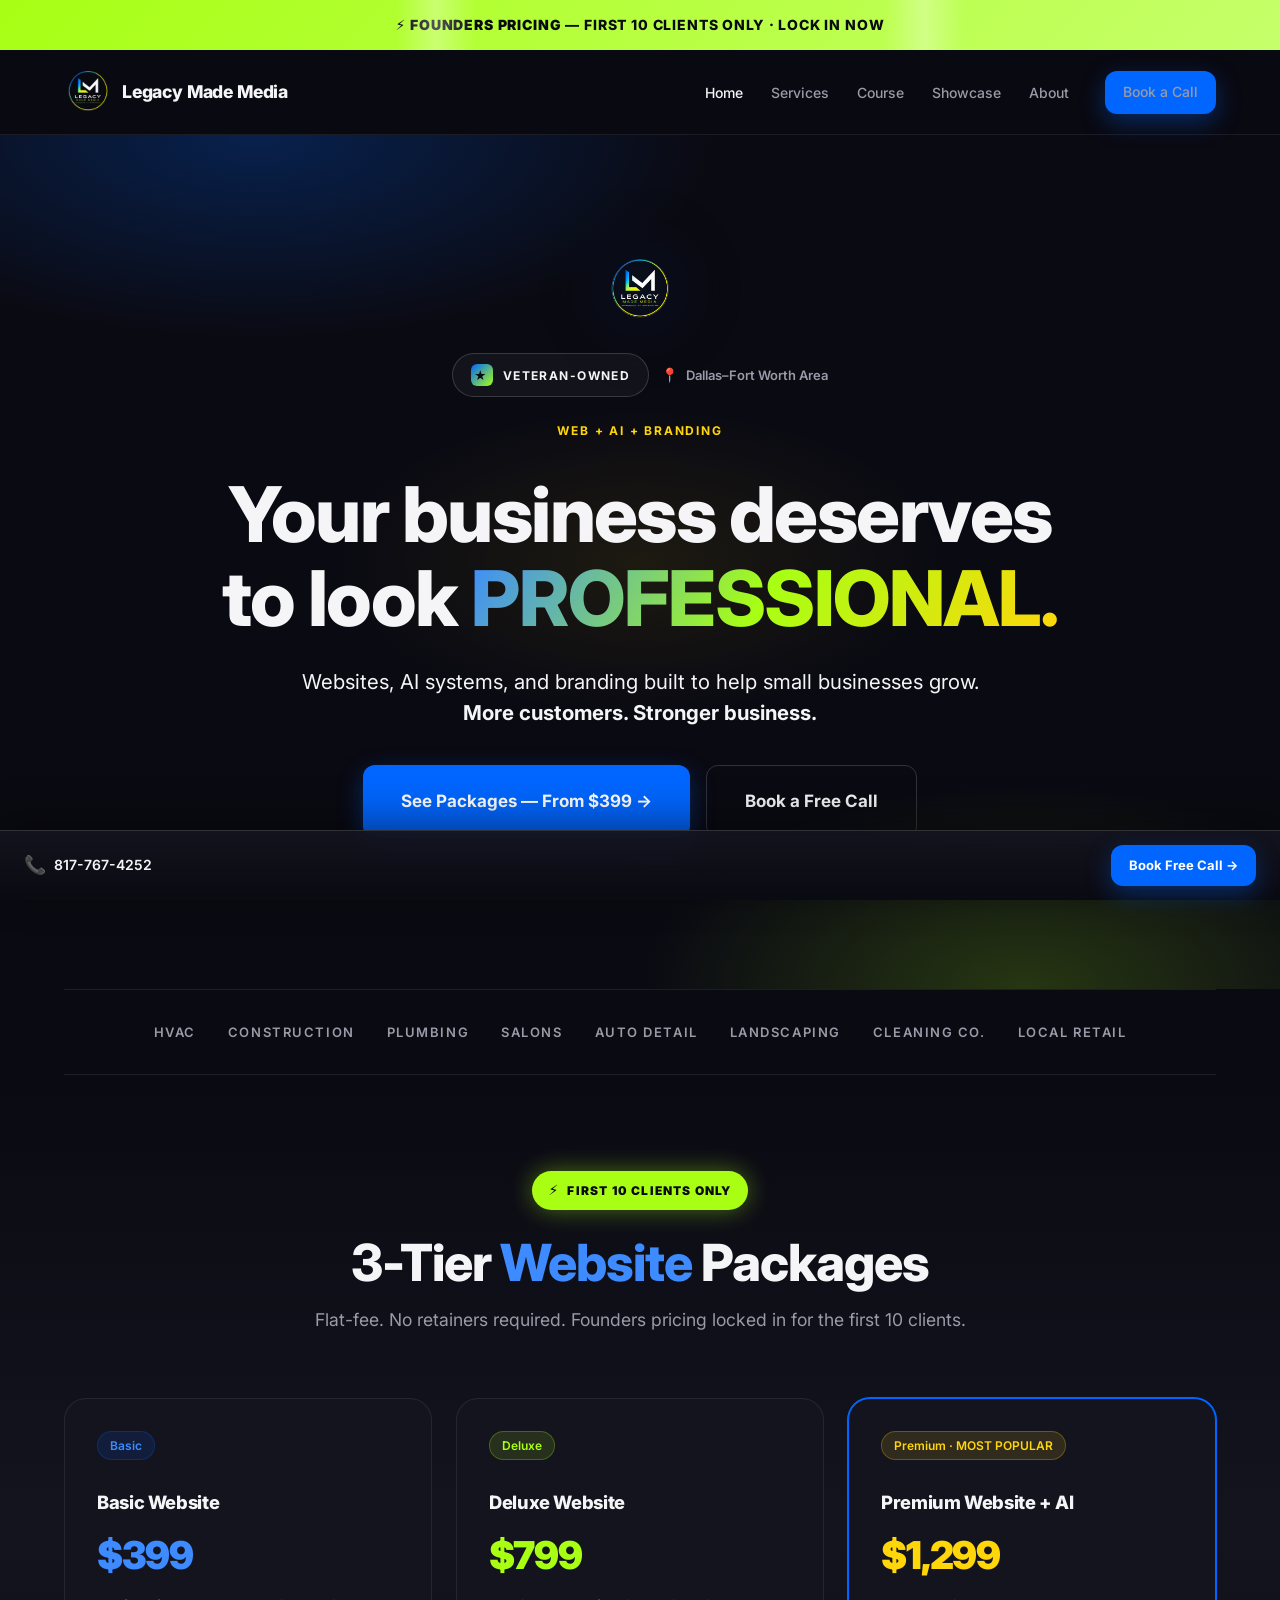
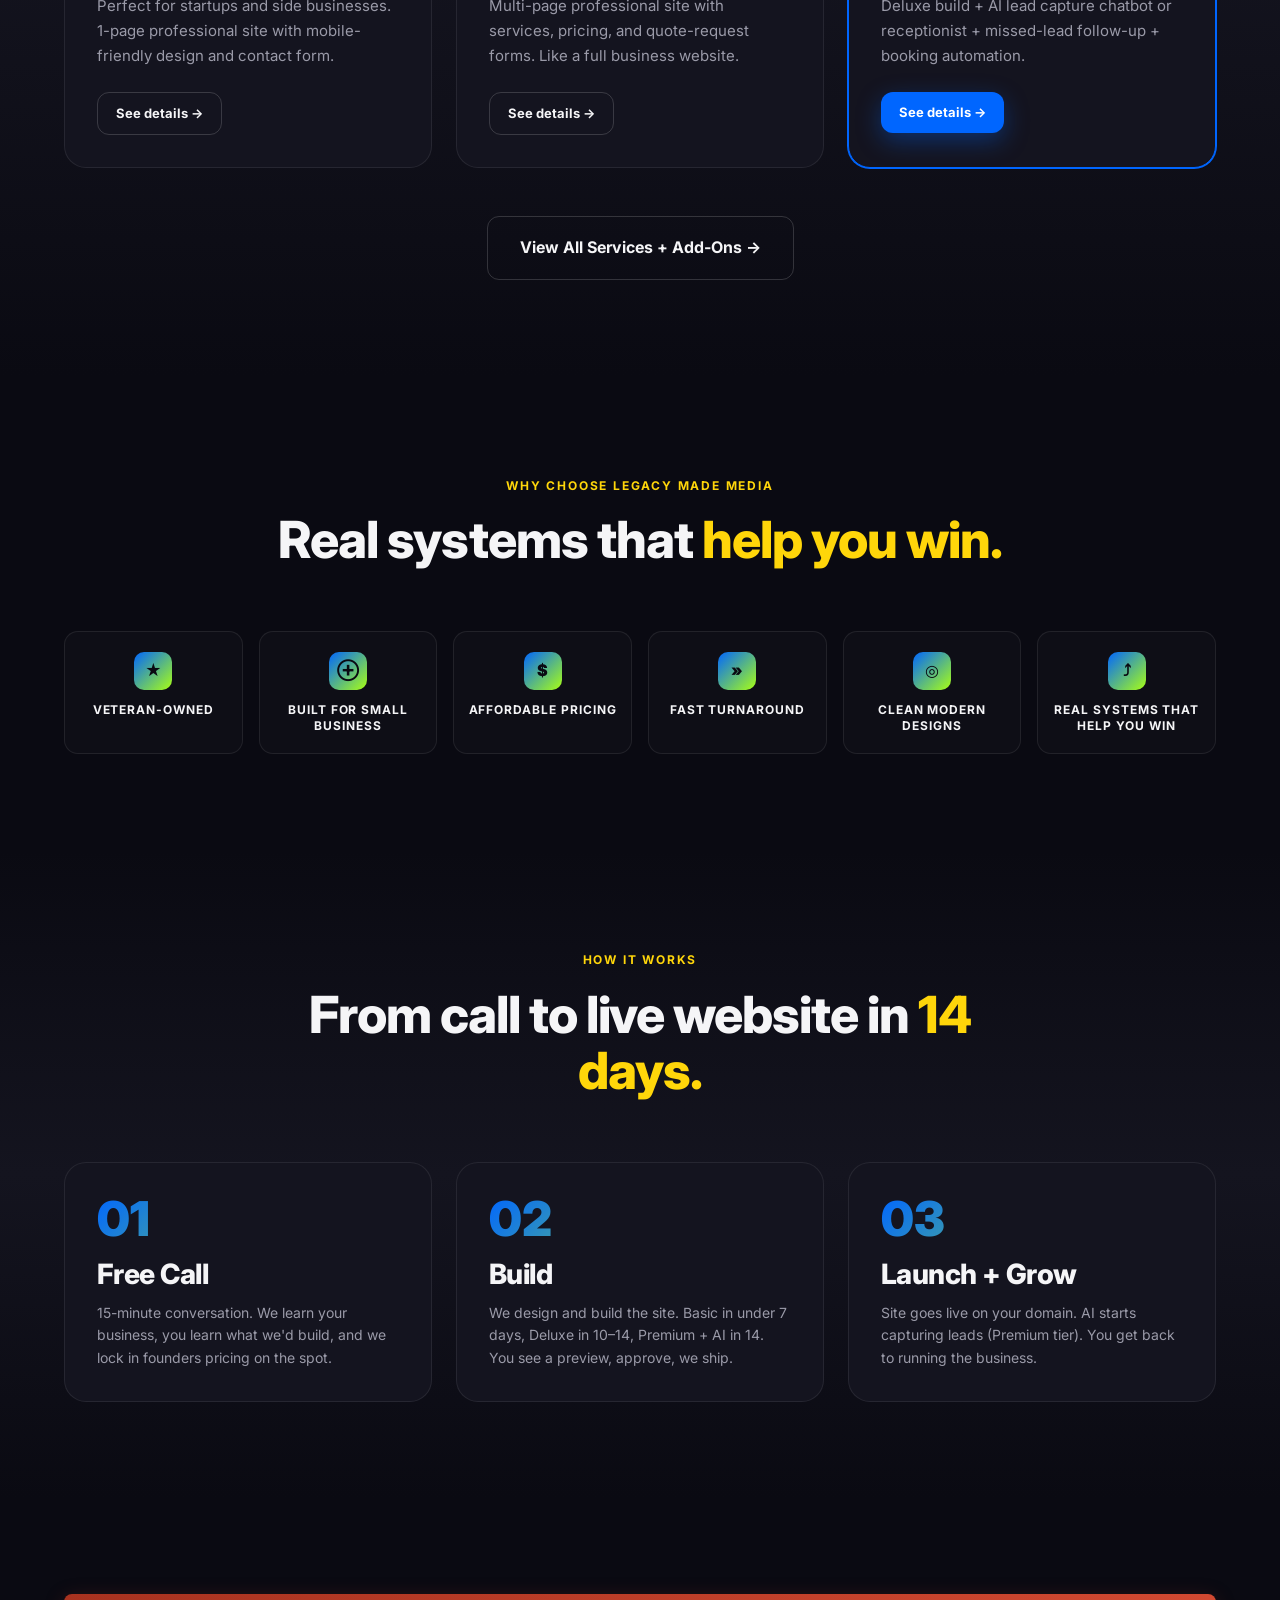
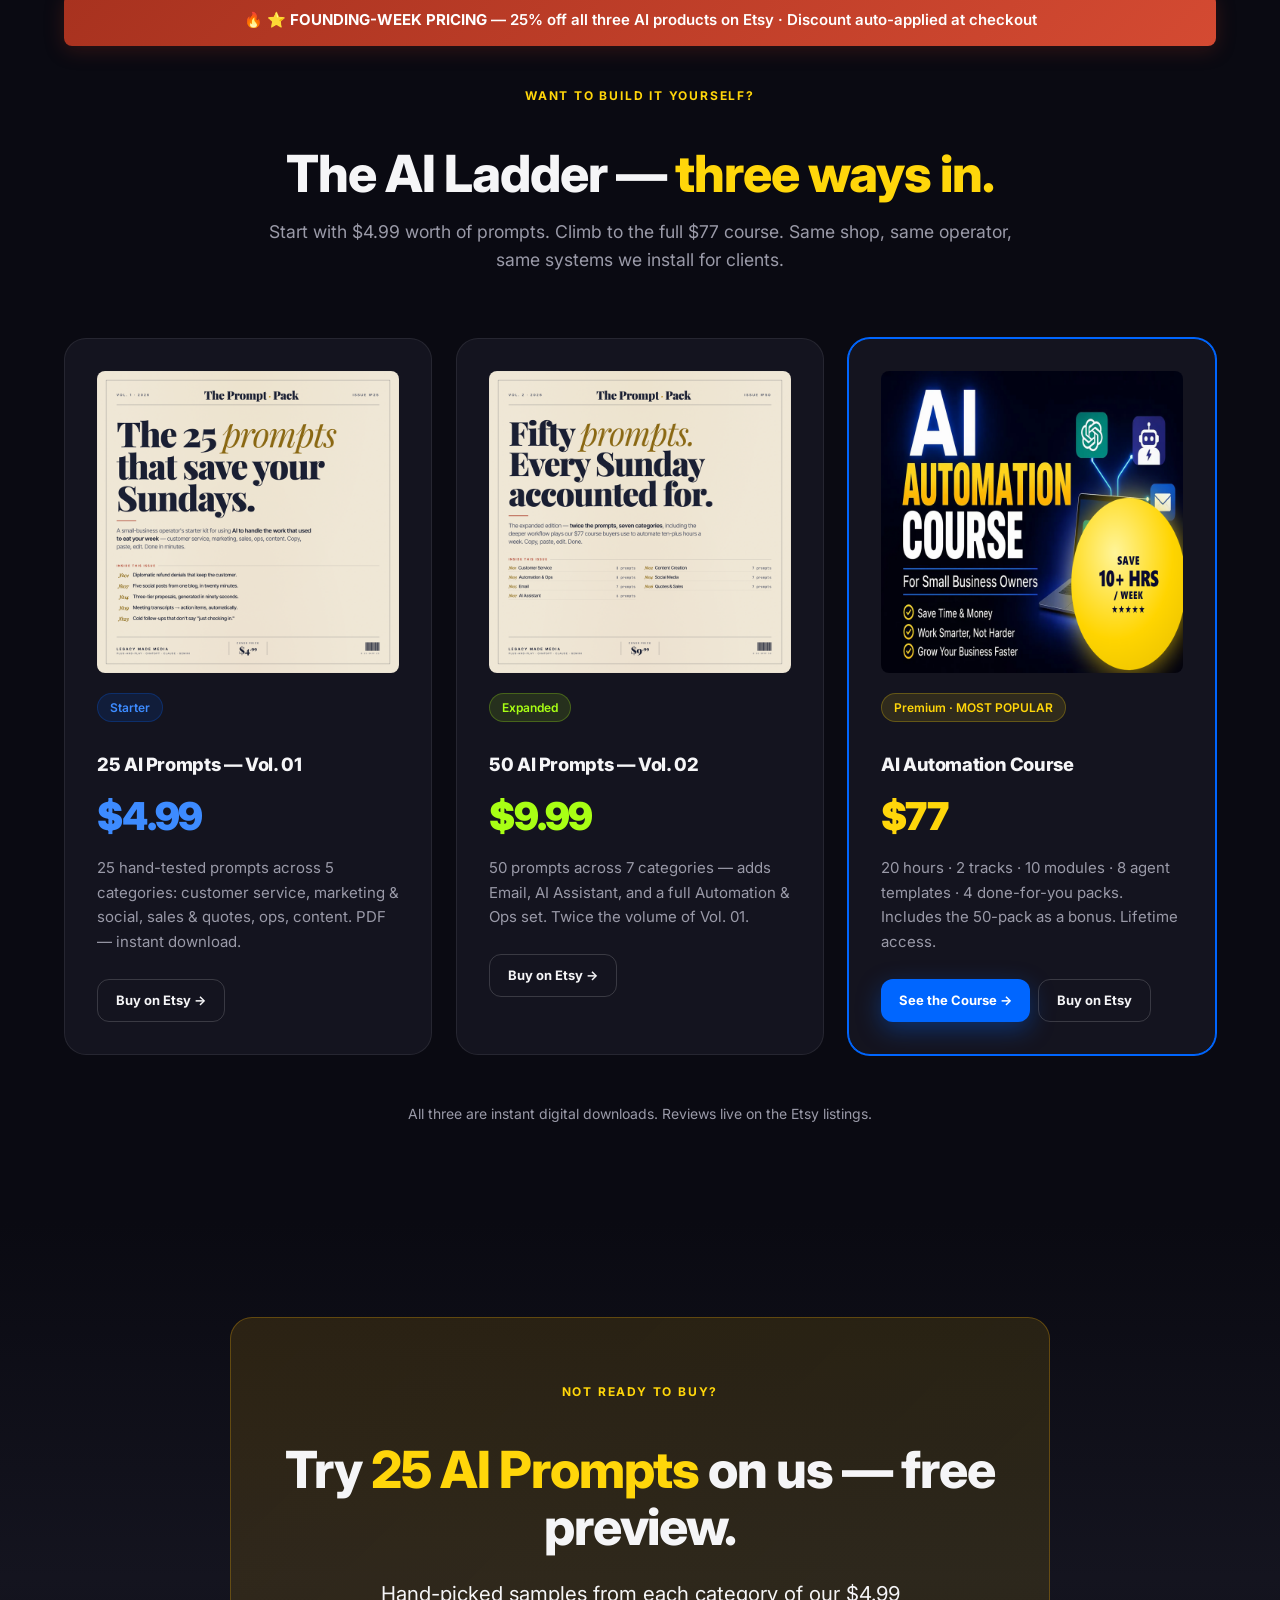
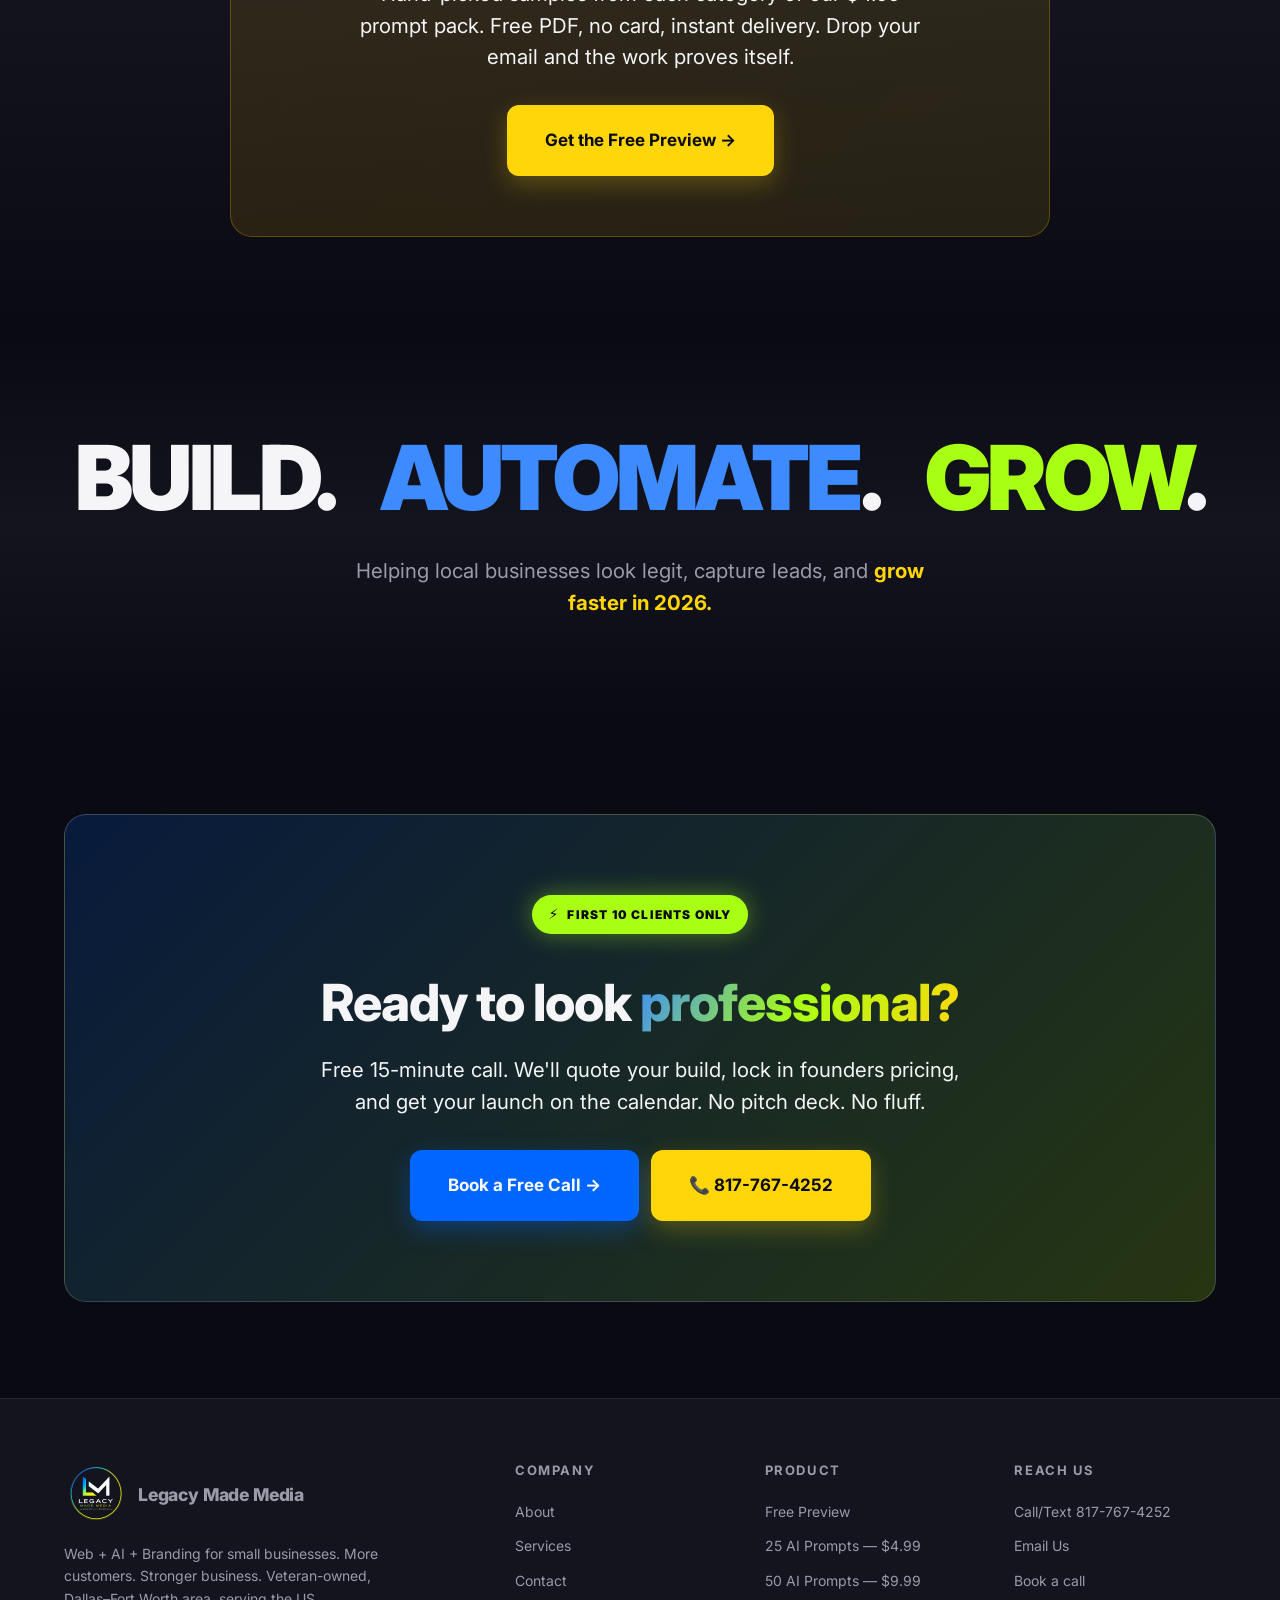
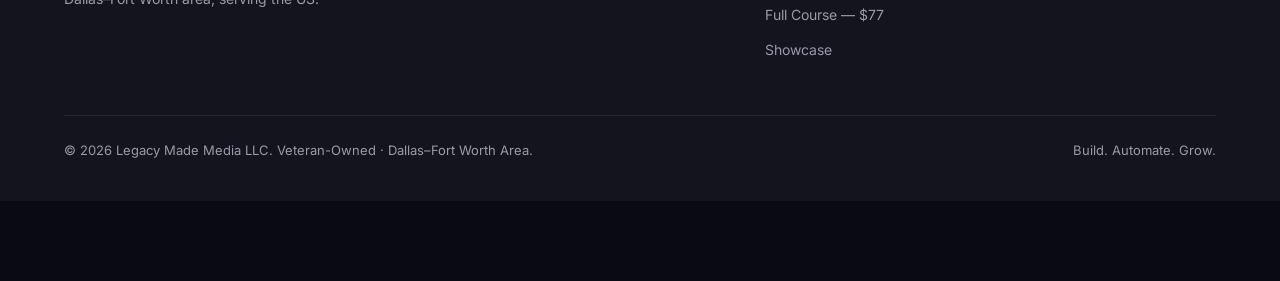
<file: index.html>
<!DOCTYPE html>
<html lang="en">
<head>
  <meta charset="UTF-8" />
  <meta name="viewport" content="width=device-width, initial-scale=1.0" />
  <title>Legacy Made Media — Web + AI + Branding for Small Business | Dallas–Fort Worth</title>
  <meta name="description" content="Web + AI + Branding built to help small businesses grow. Flat-fee website packages from $399. Veteran-owned, Dallas–Fort Worth area. Founders pricing — first 10 clients only." />

  <link rel="canonical" href="https://www.legacymademedia.net/" />
  <link rel="icon" type="image/svg+xml" href="/assets/img/favicon.svg" />
  <link rel="alternate icon" href="/favicon.ico" />
  <link rel="apple-touch-icon" href="/assets/img/apple-touch-icon.png" />
  <meta name="theme-color" content="#0A0A12" />

  <meta property="og:type" content="website" />
  <meta property="og:site_name" content="Legacy Made Media" />
  <meta property="og:title" content="Legacy Made Media — Web + AI + Branding for Small Business | Dallas–Fort Worth" />
  <meta property="og:description" content="Web + AI + Branding built to help small businesses grow. Flat-fee website packages from $399. Veteran-owned, Dallas–Fort Worth area. Founders pricing — first 10 clients only." />
  <meta property="og:url" content="https://www.legacymademedia.net/" />
  <meta property="og:image" content="https://www.legacymademedia.net/assets/img/og-default.png" />
  <meta property="og:image:width" content="1200" />
  <meta property="og:image:height" content="630" />
  <meta name="twitter:card" content="summary_large_image" />
  <meta name="twitter:title" content="Legacy Made Media — Web + AI + Branding for Small Business | Dallas–Fort Worth" />
  <meta name="twitter:description" content="Web + AI + Branding built to help small businesses grow. Flat-fee website packages from $399. Veteran-owned, Dallas–Fort Worth area. Founders pricing — first 10 clients only." />
  <meta name="twitter:image" content="https://www.legacymademedia.net/assets/img/og-default.png" />

  <link rel="preconnect" href="https://fonts.googleapis.com">
  <link rel="preconnect" href="https://fonts.gstatic.com" crossorigin>
  <link href="https://fonts.googleapis.com/css2?family=Inter:wght@400;500;600;700;800;900&display=swap" rel="stylesheet">
  <link rel="stylesheet" href="assets/css/styles.css" />
</head>
<body data-sticky="true">

  <!-- FOUNDERS RIBBON -->
  <div class="founders-ribbon">⚡ <strong>Founders Pricing</strong> — First 10 Clients Only · Lock In Now</div>

  <!-- NAV -->
  <header class="nav">
    <div class="nav__inner">
      <a href="index.html" class="nav__logo">
        <img src="/assets/img/logo.png" alt="" class="nav__logo-mark" />
        Legacy Made Media
      </a>
      <button class="nav__hamburger" aria-label="Open menu" aria-expanded="false">☰</button>
      <ul class="nav__links">
        <li><a href="index.html">Home</a></li>
        <li><a href="services.html">Services</a></li>
        <li><a href="course.html">Course</a></li>
        <li><a href="cinematic.html">Showcase</a></li>
        <li><a href="about.html">About</a></li>
        <li><a href="contact.html" class="btn btn-primary btn-sm nav__cta">Book a Call</a></li>
      </ul>
    </div>
  </header>

  <!-- HERO -->
  <section class="hero">
    <div class="hero__bg"></div>
    <div class="hero__inner">
      <div class="hero__logo">
        <img src="/assets/img/logo.png" alt="Legacy Made Media" />
      </div>
      <div style="display:flex; gap:12px; justify-content:center; flex-wrap:wrap; margin-bottom: 20px;">
        <span class="veteran-badge"><span class="veteran-badge__shield">★</span>Veteran-Owned</span>
        <span class="location-chip">Dallas–Fort Worth Area</span>
      </div>
      <span class="eyebrow">Web + AI + Branding</span>
      <h1 class="hero__title mt-2">
        Your business deserves<br/>to look <span class="gradient-text">PROFESSIONAL.</span>
      </h1>
      <p class="hero__sub lead">
        Websites, AI systems, and branding built to help small businesses grow. <strong class="text-white">More customers. Stronger business.</strong>
      </p>
      <div class="hero__ctas">
        <a href="services.html#pricing" class="btn btn-primary btn-xl">See Packages — From $399 →</a>
        <a href="contact.html" class="btn btn-ghost btn-xl">Book a Free Call</a>
      </div>
      <p style="margin-top: 28px; font-size: 14px; color: var(--text-dim);">
        Or call / text <a href="tel:+18177674252" style="color: var(--green); font-weight: 700;">817-767-4252</a>
      </p>
    </div>
  </section>

  <!-- TRUST STRIP -->
  <div class="container">
    <div class="trust-strip">
      <span class="trust-strip__item">HVAC</span>
      <span class="trust-strip__item">Construction</span>
      <span class="trust-strip__item">Plumbing</span>
      <span class="trust-strip__item">Salons</span>
      <span class="trust-strip__item">Auto Detail</span>
      <span class="trust-strip__item">Landscaping</span>
      <span class="trust-strip__item">Cleaning Co.</span>
      <span class="trust-strip__item">Local Retail</span>
    </div>
  </div>

  <!-- 3-TIER PRICING TEASER -->
  <section class="section section--tinted">
    <div class="container">
      <div class="section-header">
        <span class="founders-badge">First 10 Clients Only</span>
        <h2 class="section-header__title mt-3">3-Tier <span class="text-blue">Website</span> Packages</h2>
        <p class="section-header__sub">Flat-fee. No retainers required. Founders pricing locked in for the first 10 clients.</p>
      </div>

      <div class="grid grid-3">
        <div class="card card--accent">
          <span class="tag mb-2">Basic</span>
          <h3 class="card__title mt-2" style="font-size: 1.15rem;">Basic Website</h3>
          <div style="font-size: 2.4rem; font-weight: 900; color: var(--blue-glow); letter-spacing: -0.03em; margin: 8px 0;">$399</div>
          <p class="card__desc mb-3">Perfect for startups and side businesses. 1-page professional site with mobile-friendly design and contact form.</p>
          <a href="services.html#pricing" class="btn btn-ghost btn-sm">See details →</a>
        </div>
        <div class="card card--accent">
          <span class="tag tag--magenta mb-2">Deluxe</span>
          <h3 class="card__title mt-2" style="font-size: 1.15rem;">Deluxe Website</h3>
          <div style="font-size: 2.4rem; font-weight: 900; color: var(--green); letter-spacing: -0.03em; margin: 8px 0;">$799</div>
          <p class="card__desc mb-3">Multi-page professional site with services, pricing, and quote-request forms. Like a full business website.</p>
          <a href="services.html#pricing" class="btn btn-ghost btn-sm">See details →</a>
        </div>
        <div class="card card--accent" style="border-color: var(--blue); box-shadow: 0 0 0 1px var(--blue);">
          <span class="tag tag--yellow mb-2">Premium · MOST POPULAR</span>
          <h3 class="card__title mt-2" style="font-size: 1.15rem;">Premium Website + AI</h3>
          <div style="font-size: 2.4rem; font-weight: 900; color: var(--yellow); letter-spacing: -0.03em; margin: 8px 0;">$1,299</div>
          <p class="card__desc mb-3">Deluxe build + AI lead capture chatbot or receptionist + missed-lead follow-up + booking automation.</p>
          <a href="services.html#pricing" class="btn btn-primary btn-sm">See details →</a>
        </div>
      </div>

      <div class="text-center mt-6">
        <a href="services.html" class="btn btn-ghost btn-lg">View All Services + Add-Ons →</a>
      </div>
    </div>
  </section>

  <!-- WHY CHOOSE LMM -->
  <section class="section">
    <div class="container">
      <div class="section-header">
        <span class="eyebrow">Why choose Legacy Made Media</span>
        <h2 class="section-header__title">Real systems that <span class="text-yellow">help you win.</span></h2>
      </div>

      <div class="trust-chips">
        <div class="trust-chip"><div class="trust-chip__icon">★</div><div class="trust-chip__label">Veteran-Owned</div></div>
        <div class="trust-chip"><div class="trust-chip__icon">⊕</div><div class="trust-chip__label">Built for Small Business</div></div>
        <div class="trust-chip"><div class="trust-chip__icon">$</div><div class="trust-chip__label">Affordable Pricing</div></div>
        <div class="trust-chip"><div class="trust-chip__icon">»</div><div class="trust-chip__label">Fast Turnaround</div></div>
        <div class="trust-chip"><div class="trust-chip__icon">◎</div><div class="trust-chip__label">Clean Modern Designs</div></div>
        <div class="trust-chip"><div class="trust-chip__icon">⤴</div><div class="trust-chip__label">Real Systems That Help You Win</div></div>
      </div>
    </div>
  </section>

  <!-- PROCESS -->
  <section class="section section--tinted">
    <div class="container">
      <div class="section-header">
        <span class="eyebrow">How it works</span>
        <h2 class="section-header__title">From call to live website in <span class="text-yellow">14 days.</span></h2>
      </div>

      <div class="steps">
        <div class="step">
          <div class="step__num">01</div>
          <h3 class="step__title">Free Call</h3>
          <p class="step__desc">15-minute conversation. We learn your business, you learn what we'd build, and we lock in founders pricing on the spot.</p>
        </div>
        <div class="step">
          <div class="step__num">02</div>
          <h3 class="step__title">Build</h3>
          <p class="step__desc">We design and build the site. Basic in under 7 days, Deluxe in 10–14, Premium + AI in 14. You see a preview, approve, we ship.</p>
        </div>
        <div class="step">
          <div class="step__num">03</div>
          <h3 class="step__title">Launch + Grow</h3>
          <p class="step__desc">Site goes live on your domain. AI starts capturing leads (Premium tier). You get back to running the business.</p>
        </div>
      </div>
    </div>
  </section>

  <!-- AI LADDER — 3 PRODUCTS -->
  <section class="section" id="ai-ladder">
    <div class="container">
      <div style="background: linear-gradient(135deg, #a8321f 0%, #d44a32 100%); color: #fff; padding: 14px 20px; border-radius: 8px; text-align: center; font-weight: 600; margin-bottom: 36px; font-size: 15px; box-shadow: 0 4px 20px rgba(168,50,31,0.25);">
        🔥 ⭐ <strong>FOUNDING-WEEK PRICING</strong> — 25% off all three AI products on Etsy · Discount auto-applied at checkout
      </div>

      <div class="section-header">
        <span class="eyebrow">Want to build it yourself?</span>
        <h2 class="section-header__title mt-3">The AI Ladder — <span class="text-yellow">three ways in.</span></h2>
        <p class="section-header__sub">Start with $4.99 worth of prompts. Climb to the full $77 course. Same shop, same operator, same systems we install for clients.</p>
      </div>

      <div class="grid grid-3">
        <!-- TIER 1 — 25 AI PROMPTS -->
        <div class="card card--accent">
          <a href="https://www.etsy.com/listing/4506387476" target="_blank" rel="noopener" style="display:block; margin-bottom: 20px;">
            <img src="/assets/img/products/25-pack-hero.png" alt="25 AI Prompts — Vol. 01 editorial cover" style="width:100%; aspect-ratio:1; display:block; border-radius:8px;" loading="lazy" />
          </a>
          <span class="tag mb-2">Starter</span>
          <h3 class="card__title mt-2" style="font-size: 1.15rem;">25 AI Prompts — Vol. 01</h3>
          <div style="font-size: 2.4rem; font-weight: 900; color: var(--blue-glow); letter-spacing: -0.03em; margin: 8px 0;">$4.99</div>
          <p class="card__desc mb-3">25 hand-tested prompts across 5 categories: customer service, marketing &amp; social, sales &amp; quotes, ops, content. PDF — instant download.</p>
          <a href="https://www.etsy.com/listing/4506387476" target="_blank" rel="noopener" class="btn btn-ghost btn-sm">Buy on Etsy →</a>
        </div>

        <!-- TIER 2 — 50 AI PROMPTS -->
        <div class="card card--accent">
          <a href="https://www.etsy.com/listing/4506418579" target="_blank" rel="noopener" style="display:block; margin-bottom: 20px;">
            <img src="/assets/img/products/50-pack-hero.png" alt="50 AI Prompts — Vol. 02 editorial cover" style="width:100%; aspect-ratio:1; display:block; border-radius:8px;" loading="lazy" />
          </a>
          <span class="tag tag--magenta mb-2">Expanded</span>
          <h3 class="card__title mt-2" style="font-size: 1.15rem;">50 AI Prompts — Vol. 02</h3>
          <div style="font-size: 2.4rem; font-weight: 900; color: var(--green); letter-spacing: -0.03em; margin: 8px 0;">$9.99</div>
          <p class="card__desc mb-3">50 prompts across 7 categories — adds Email, AI Assistant, and a full Automation &amp; Ops set. Twice the volume of Vol. 01.</p>
          <a href="https://www.etsy.com/listing/4506418579" target="_blank" rel="noopener" class="btn btn-ghost btn-sm">Buy on Etsy →</a>
        </div>

        <!-- TIER 3 — FULL COURSE -->
        <div class="card card--accent" style="border-color: var(--blue); box-shadow: 0 0 0 1px var(--blue);">
          <a href="course.html" style="display:block; margin-bottom: 20px;">
            <img src="/assets/img/products/course-hero.png" alt="AI Automation for Small Businesses course cover" style="width:100%; aspect-ratio:1; display:block; border-radius:8px;" loading="lazy" />
          </a>
          <span class="tag tag--yellow mb-2">Premium · MOST POPULAR</span>
          <h3 class="card__title mt-2" style="font-size: 1.15rem;">AI Automation Course</h3>
          <div style="font-size: 2.4rem; font-weight: 900; color: var(--yellow); letter-spacing: -0.03em; margin: 8px 0;">$77</div>
          <p class="card__desc mb-3">20 hours · 2 tracks · 10 modules · 8 agent templates · 4 done-for-you packs. Includes the 50-pack as a bonus. Lifetime access.</p>
          <div style="display:flex; gap:8px; flex-wrap:wrap;">
            <a href="course.html" class="btn btn-primary btn-sm">See the Course →</a>
            <a href="https://www.etsy.com/listing/4489433334/ai-automation-course-for-small-business" target="_blank" rel="noopener" class="btn btn-ghost btn-sm">Buy on Etsy</a>
          </div>
        </div>
      </div>

      <p class="text-center mt-6" style="color: var(--text-dim); font-size: 14px;">
        All three are instant digital downloads. Reviews live on the Etsy listings.
      </p>
    </div>
  </section>

  <!-- FREE LEAD MAGNET — caught after AI Ladder so it doesn't cannibalize sales -->
  <section class="section section--tinted">
    <div class="container">
      <div class="card text-center" style="padding: 60px 32px; background: linear-gradient(135deg, rgba(184,134,11,0.18) 0%, rgba(255,214,10,0.10) 100%); border-color: rgba(184,134,11,0.4); max-width: 820px; margin: 0 auto;">
        <span class="eyebrow">Not ready to buy?</span>
        <h2 class="mb-3 mt-3">Try <span class="text-yellow">25 AI Prompts</span> on us — free preview.</h2>
        <p class="lead mb-4" style="max-width: 560px; margin-left:auto; margin-right:auto;">
          Hand-picked samples from each category of our $4.99 prompt pack. Free PDF, no card, instant delivery. Drop your email and the work proves itself.
        </p>
        <a href="free-prompts.html" class="btn btn-accent btn-xl">Get the Free Preview →</a>
      </div>
    </div>
  </section>

  <!-- BUILD AUTOMATE GROW -->
  <section class="section section--tinted" style="padding: 100px 0;">
    <div class="container">
      <div class="text-center">
        <div class="bag">
          <span class="bag__word bag__word--white">BUILD<span class="bag__dot">.</span></span>
          <span class="bag__word bag__word--blue">AUTOMATE<span class="bag__dot">.</span></span>
          <span class="bag__word bag__word--green">GROW<span class="bag__dot">.</span></span>
        </div>
        <p class="lead mt-4" style="max-width: 600px; margin: 32px auto 0; color: var(--text-dim);">
          Helping local businesses look legit, capture leads, and <span class="text-yellow" style="font-weight: 700;">grow faster in 2026.</span>
        </p>
      </div>
    </div>
  </section>

  <!-- FINAL CTA -->
  <section class="section">
    <div class="container">
      <div class="card text-center" style="padding: 80px 32px; background: linear-gradient(135deg, rgba(0,102,255,0.18) 0%, rgba(168,255,20,0.18) 100%); border-color: rgba(255,255,255,0.18);">
        <span class="founders-badge mb-3" style="margin-bottom: 16px;">First 10 Clients Only</span>
        <h2 class="mb-3 mt-3">Ready to look <span class="gradient-text">professional?</span></h2>
        <p class="lead mb-4" style="max-width: 640px; margin-left:auto; margin-right:auto;">
          Free 15-minute call. We'll quote your build, lock in founders pricing, and get your launch on the calendar. No pitch deck. No fluff.
        </p>
        <div style="display:flex; gap:12px; flex-wrap:wrap; justify-content:center;">
          <a href="contact.html" class="btn btn-primary btn-xl">Book a Free Call →</a>
          <a href="tel:+18177674252" class="btn btn-accent btn-xl">📞 817-767-4252</a>
        </div>
      </div>
    </div>
  </section>

  <!-- FOOTER -->
  <footer class="footer">
    <div class="container">
      <div class="footer__grid">
        <div class="footer__col">
          <a href="index.html" class="nav__logo" style="margin-bottom: 16px; display:inline-flex;">
            <img src="/assets/img/logo.png" alt="" class="nav__logo-mark" />
            Legacy Made Media
          </a>
          <p class="footer__brand">Web + AI + Branding for small businesses. More customers. Stronger business. Veteran-owned, Dallas–Fort Worth area, serving the US.</p>
        </div>
        <div class="footer__col">
          <h4>Company</h4>
          <ul>
            <li><a href="about.html">About</a></li>
            <li><a href="services.html">Services</a></li>
            <li><a href="contact.html">Contact</a></li>
          </ul>
        </div>
        <div class="footer__col">
          <h4>Product</h4>
          <ul>
            <li><a href="free-prompts.html">Free Preview</a></li>
            <li><a href="index.html#ai-ladder">25 AI Prompts — $4.99</a></li>
            <li><a href="index.html#ai-ladder">50 AI Prompts — $9.99</a></li>
            <li><a href="course.html">Full Course — $77</a></li>
            <li><a href="cinematic.html">Showcase</a></li>
          </ul>
        </div>
        <div class="footer__col">
          <h4>Reach Us</h4>
          <ul>
            <li><a href="tel:+18177674252">Call/Text 817-767-4252</a></li>
            <li><a href="mailto:contact@legacymademedia.net">Email Us</a></li>
            <li><a href="contact.html">Book a call</a></li>
          </ul>
        </div>
      </div>
      <div class="footer__bottom">
        <span>© 2026 Legacy Made Media LLC. Veteran-Owned · Dallas–Fort Worth Area.</span>
        <span>Build. Automate. Grow.</span>
      </div>
    </div>
  </footer>

  <!-- STICKY CTA -->
  <div class="sticky-cta">
    <a href="tel:+18177674252" class="sticky-cta__phone"><span>817-767-4252</span></a>
    <a href="contact.html" class="btn btn-primary btn-sm">Book Free Call →</a>
  </div>

  <script src="assets/js/main.js"></script>
  <!-- LeadConnector chat widget — A2P 10DLC opt-in capture -->
  <script src="https://widgets.leadconnectorhq.com/loader.js" data-resources-url="https://widgets.leadconnectorhq.com/chat-widget/loader.js" data-widget-id="6a07b8d30d644480b24b1e5e" data-source="WEB_USER"></script>
</body>
</html>
</file>
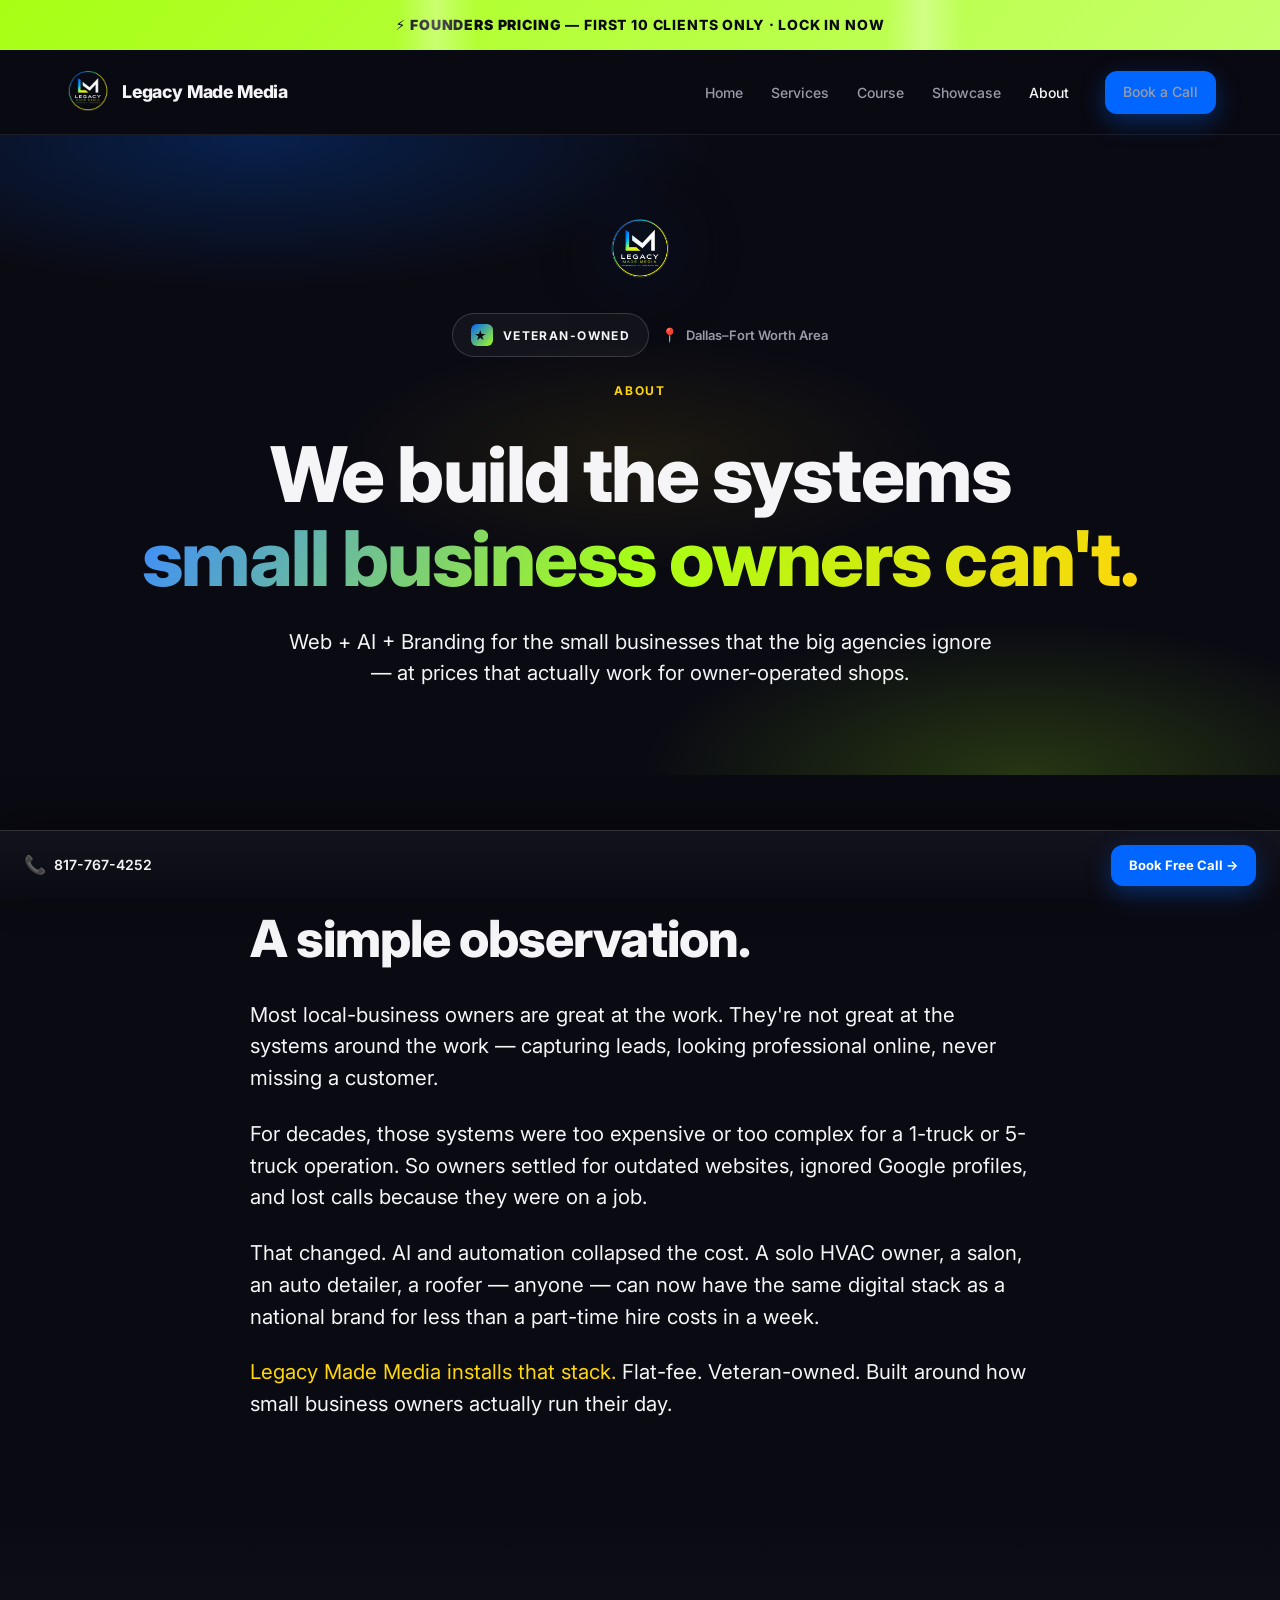
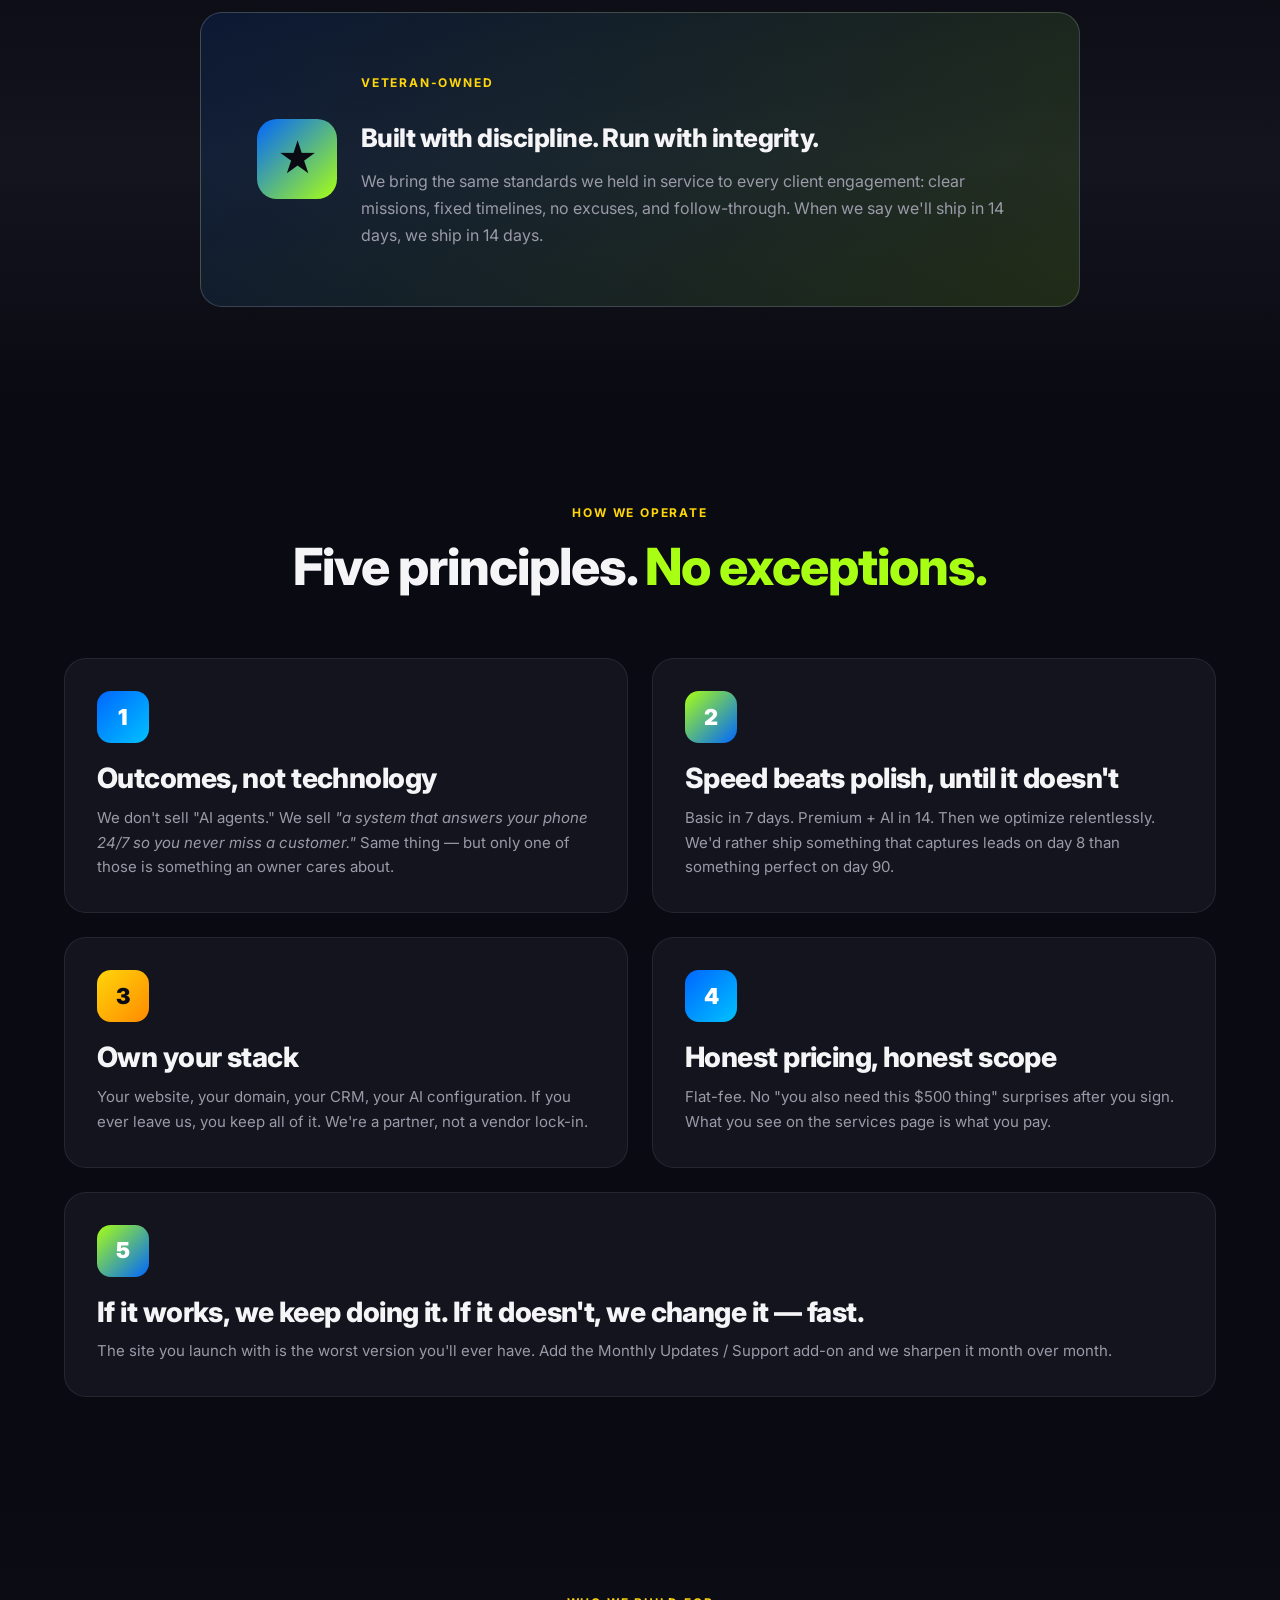
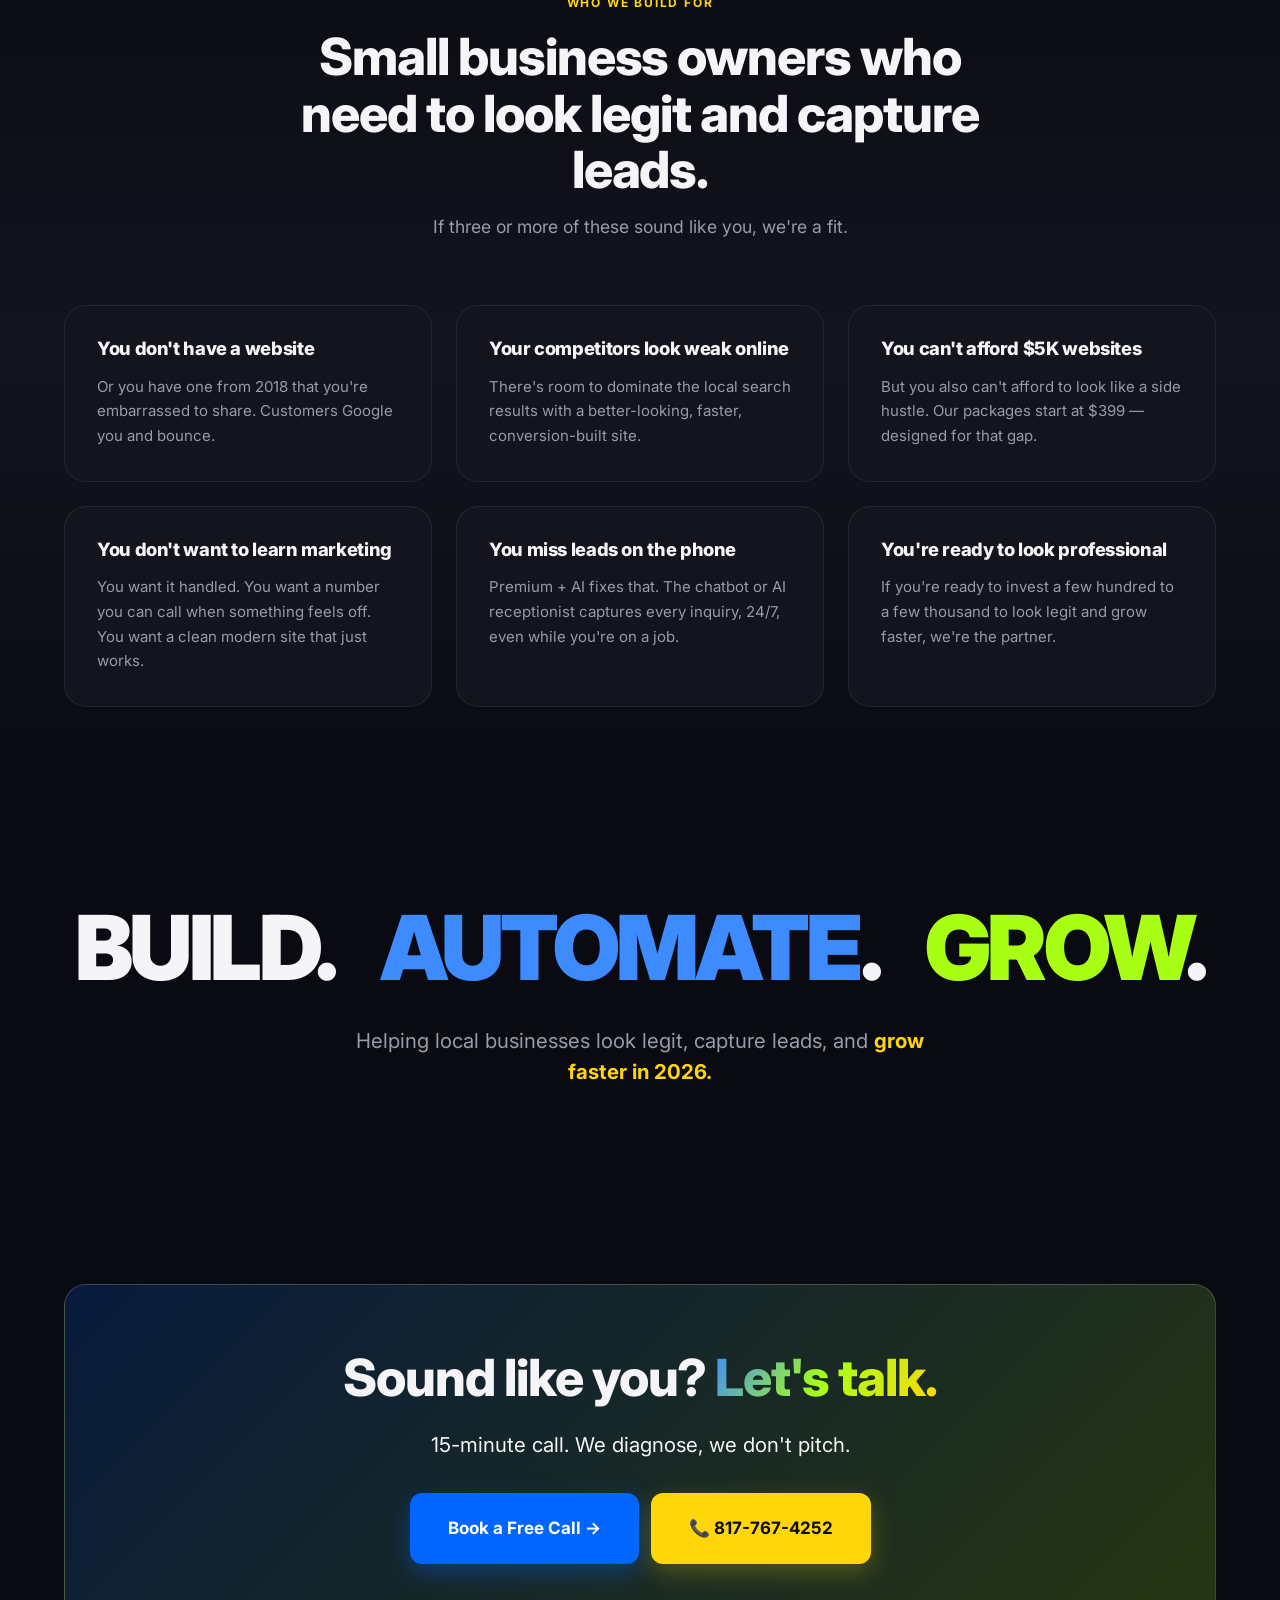
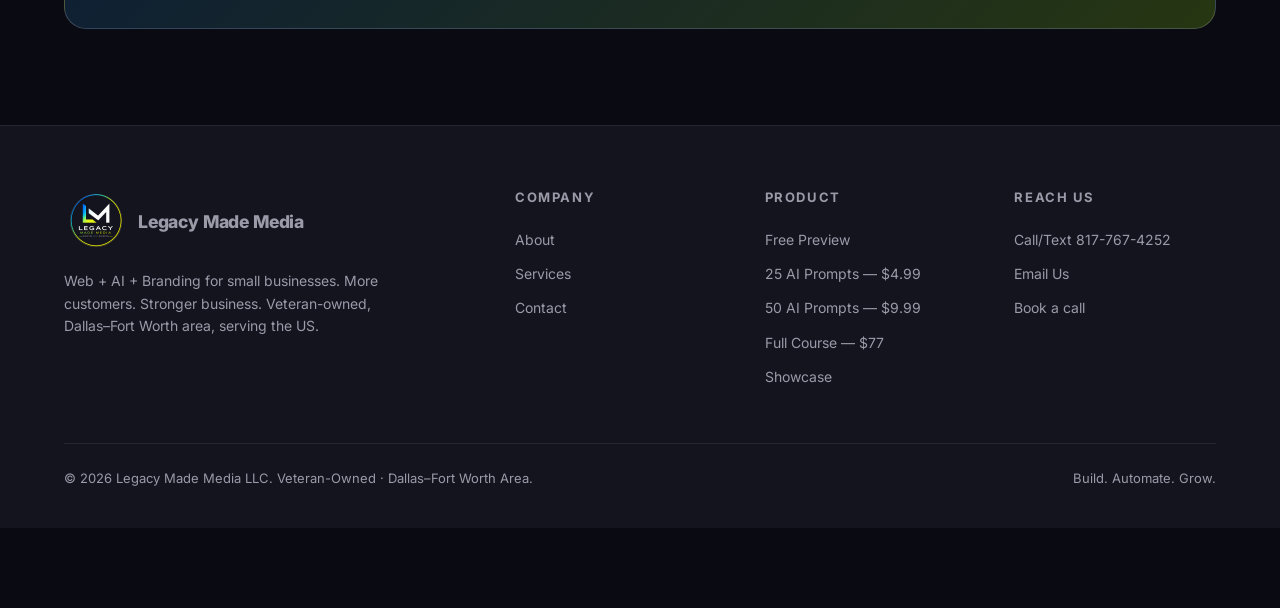
<file: about.html>
<!DOCTYPE html>
<html lang="en">
<head>
  <meta charset="UTF-8" />
  <meta name="viewport" content="width=device-width, initial-scale=1.0" />
  <title>About — Legacy Made Media | Veteran-Owned, Dallas–Fort Worth</title>
  <meta name="description" content="Veteran-owned web, AI, and branding agency serving small businesses in the Dallas–Fort Worth area and across the US." />

  <link rel="canonical" href="https://www.legacymademedia.net/about" />
  <link rel="icon" type="image/svg+xml" href="/assets/img/favicon.svg" />
  <link rel="alternate icon" href="/favicon.ico" />
  <link rel="apple-touch-icon" href="/assets/img/apple-touch-icon.png" />
  <meta name="theme-color" content="#0A0A12" />

  <meta property="og:type" content="website" />
  <meta property="og:site_name" content="Legacy Made Media" />
  <meta property="og:title" content="About — Legacy Made Media | Veteran-Owned, Dallas–Fort Worth" />
  <meta property="og:description" content="Veteran-owned web, AI, and branding agency serving small businesses in the Dallas–Fort Worth area and across the US." />
  <meta property="og:url" content="https://www.legacymademedia.net/about" />
  <meta property="og:image" content="https://www.legacymademedia.net/assets/img/og-default.png" />
  <meta property="og:image:width" content="1200" />
  <meta property="og:image:height" content="630" />
  <meta name="twitter:card" content="summary_large_image" />
  <meta name="twitter:title" content="About — Legacy Made Media | Veteran-Owned, Dallas–Fort Worth" />
  <meta name="twitter:description" content="Veteran-owned web, AI, and branding agency serving small businesses in the Dallas–Fort Worth area and across the US." />
  <meta name="twitter:image" content="https://www.legacymademedia.net/assets/img/og-default.png" />

  <link rel="preconnect" href="https://fonts.googleapis.com">
  <link rel="preconnect" href="https://fonts.gstatic.com" crossorigin>
  <link href="https://fonts.googleapis.com/css2?family=Inter:wght@400;500;600;700;800;900&display=swap" rel="stylesheet">
  <link rel="stylesheet" href="assets/css/styles.css" />
</head>
<body data-sticky="true">

  <div class="founders-ribbon">⚡ <strong>Founders Pricing</strong> — First 10 Clients Only · Lock In Now</div>

  <header class="nav">
    <div class="nav__inner">
      <a href="index.html" class="nav__logo">
        <img src="/assets/img/logo.png" alt="" class="nav__logo-mark" />
        Legacy Made Media
      </a>
      <button class="nav__hamburger" aria-label="Open menu" aria-expanded="false">☰</button>
      <ul class="nav__links">
        <li><a href="index.html">Home</a></li>
        <li><a href="services.html">Services</a></li>
        <li><a href="course.html">Course</a></li>
        <li><a href="cinematic.html">Showcase</a></li>
        <li><a href="about.html">About</a></li>
        <li><a href="contact.html" class="btn btn-primary btn-sm nav__cta">Book a Call</a></li>
      </ul>
    </div>
  </header>

  <section class="hero" style="padding: 80px 0 50px;">
    <div class="hero__bg"></div>
    <div class="hero__inner">
      <div class="hero__logo">
        <img src="/assets/img/logo.png" alt="Legacy Made Media" />
      </div>
      <div style="display:flex; gap:12px; justify-content:center; flex-wrap:wrap; margin-bottom: 20px;">
        <span class="veteran-badge"><span class="veteran-badge__shield">★</span>Veteran-Owned</span>
        <span class="location-chip">Dallas–Fort Worth Area</span>
      </div>
      <span class="eyebrow">About</span>
      <h1 class="hero__title mt-2">We build the systems<br/><span class="gradient-text">small business owners can't.</span></h1>
      <p class="hero__sub lead">Web + AI + Branding for the small businesses that the big agencies ignore — at prices that actually work for owner-operated shops.</p>
    </div>
  </section>

  <!-- THE STORY -->
  <section class="section">
    <div class="container">
      <div style="max-width: 780px; margin: 0 auto;">
        <span class="eyebrow">Why we exist</span>
        <h2 class="mb-4">A simple observation.</h2>
        <p class="lead mb-3">
          Most local-business owners are great at the work. They're not great at the systems around the work — capturing leads, looking professional online, never missing a customer.
        </p>
        <p class="lead mb-3">
          For decades, those systems were too expensive or too complex for a 1-truck or 5-truck operation. So owners settled for outdated websites, ignored Google profiles, and lost calls because they were on a job.
        </p>
        <p class="lead mb-3">
          That changed. AI and automation collapsed the cost. A solo HVAC owner, a salon, an auto detailer, a roofer — anyone — can now have the same digital stack as a national brand for less than a part-time hire costs in a week.
        </p>
        <p class="lead">
          <span class="text-yellow">Legacy Made Media installs that stack.</span> Flat-fee. Veteran-owned. Built around how small business owners actually run their day.
        </p>
      </div>
    </div>
  </section>

  <!-- VETERAN-OWNED CALLOUT -->
  <section class="section section--tinted">
    <div class="container">
      <div class="card" style="max-width: 880px; margin: 0 auto; padding: 56px; background: linear-gradient(135deg, rgba(0,102,255,0.12) 0%, rgba(168,255,20,0.12) 100%); border-color: rgba(255,255,255,0.18);">
        <div style="display:flex; align-items:center; gap: 24px; flex-wrap: wrap;">
          <div style="width: 80px; height: 80px; border-radius: 20px; background: linear-gradient(135deg, var(--blue) 0%, var(--green) 100%); display:flex; align-items:center; justify-content:center; font-size: 40px; color: var(--ink); font-weight: 900;">★</div>
          <div style="flex: 1; min-width: 280px;">
            <span class="eyebrow">Veteran-Owned</span>
            <h3 class="mt-2 mb-2" style="font-size: 1.6rem;">Built with discipline. Run with integrity.</h3>
            <p style="color: var(--text-dim); line-height: 1.7;">
              We bring the same standards we held in service to every client engagement: clear missions, fixed timelines, no excuses, and follow-through. When we say we'll ship in 14 days, we ship in 14 days.
            </p>
          </div>
        </div>
      </div>
    </div>
  </section>

  <!-- PRINCIPLES -->
  <section class="section">
    <div class="container">
      <div class="section-header">
        <span class="eyebrow">How we operate</span>
        <h2 class="section-header__title">Five principles. <span class="text-magenta">No exceptions.</span></h2>
      </div>

      <div class="grid grid-2">
        <div class="card card--accent">
          <div class="card__icon card__icon--blue">1</div>
          <h3 class="card__title">Outcomes, not technology</h3>
          <p class="card__desc">We don't sell "AI agents." We sell <em>"a system that answers your phone 24/7 so you never miss a customer."</em> Same thing — but only one of those is something an owner cares about.</p>
        </div>
        <div class="card card--accent">
          <div class="card__icon card__icon--magenta">2</div>
          <h3 class="card__title">Speed beats polish, until it doesn't</h3>
          <p class="card__desc">Basic in 7 days. Premium + AI in 14. Then we optimize relentlessly. We'd rather ship something that captures leads on day 8 than something perfect on day 90.</p>
        </div>
        <div class="card card--accent">
          <div class="card__icon card__icon--yellow">3</div>
          <h3 class="card__title">Own your stack</h3>
          <p class="card__desc">Your website, your domain, your CRM, your AI configuration. If you ever leave us, you keep all of it. We're a partner, not a vendor lock-in.</p>
        </div>
        <div class="card card--accent">
          <div class="card__icon card__icon--blue">4</div>
          <h3 class="card__title">Honest pricing, honest scope</h3>
          <p class="card__desc">Flat-fee. No "you also need this $500 thing" surprises after you sign. What you see on the services page is what you pay.</p>
        </div>
        <div class="card card--accent" style="grid-column: 1 / -1;">
          <div class="card__icon card__icon--magenta">5</div>
          <h3 class="card__title">If it works, we keep doing it. If it doesn't, we change it — fast.</h3>
          <p class="card__desc">The site you launch with is the worst version you'll ever have. Add the Monthly Updates / Support add-on and we sharpen it month over month.</p>
        </div>
      </div>
    </div>
  </section>

  <!-- WHO WE BUILD FOR -->
  <section class="section section--tinted">
    <div class="container">
      <div class="section-header">
        <span class="eyebrow">Who we build for</span>
        <h2 class="section-header__title">Small business owners who need to look legit and capture leads.</h2>
        <p class="section-header__sub">If three or more of these sound like you, we're a fit.</p>
      </div>

      <div class="grid grid-3">
        <div class="card">
          <h4 class="card__title text-yellow mb-2">You don't have a website</h4>
          <p class="card__desc">Or you have one from 2018 that you're embarrassed to share. Customers Google you and bounce.</p>
        </div>
        <div class="card">
          <h4 class="card__title text-yellow mb-2">Your competitors look weak online</h4>
          <p class="card__desc">There's room to dominate the local search results with a better-looking, faster, conversion-built site.</p>
        </div>
        <div class="card">
          <h4 class="card__title text-yellow mb-2">You can't afford $5K websites</h4>
          <p class="card__desc">But you also can't afford to look like a side hustle. Our packages start at $399 — designed for that gap.</p>
        </div>
        <div class="card">
          <h4 class="card__title text-yellow mb-2">You don't want to learn marketing</h4>
          <p class="card__desc">You want it handled. You want a number you can call when something feels off. You want a clean modern site that just works.</p>
        </div>
        <div class="card">
          <h4 class="card__title text-yellow mb-2">You miss leads on the phone</h4>
          <p class="card__desc">Premium + AI fixes that. The chatbot or AI receptionist captures every inquiry, 24/7, even while you're on a job.</p>
        </div>
        <div class="card">
          <h4 class="card__title text-yellow mb-2">You're ready to look professional</h4>
          <p class="card__desc">If you're ready to invest a few hundred to a few thousand to look legit and grow faster, we're the partner.</p>
        </div>
      </div>
    </div>
  </section>

  <!-- BUILD AUTOMATE GROW -->
  <section class="section" style="padding: 100px 0;">
    <div class="container">
      <div class="text-center">
        <div class="bag">
          <span class="bag__word bag__word--white">BUILD<span class="bag__dot">.</span></span>
          <span class="bag__word bag__word--blue">AUTOMATE<span class="bag__dot">.</span></span>
          <span class="bag__word bag__word--green">GROW<span class="bag__dot">.</span></span>
        </div>
        <p class="lead mt-4" style="max-width: 600px; margin: 32px auto 0; color: var(--text-dim);">
          Helping local businesses look legit, capture leads, and <span class="text-yellow" style="font-weight: 700;">grow faster in 2026.</span>
        </p>
      </div>
    </div>
  </section>

  <!-- FINAL CTA -->
  <section class="section">
    <div class="container">
      <div class="card text-center" style="padding: 64px 32px; background: linear-gradient(135deg, rgba(0,102,255,0.18) 0%, rgba(168,255,20,0.18) 100%); border-color: rgba(255,255,255,0.18);">
        <h2 class="mb-3">Sound like you? <span class="gradient-text">Let's talk.</span></h2>
        <p class="lead mb-4" style="max-width: 600px; margin-left:auto; margin-right:auto;">
          15-minute call. We diagnose, we don't pitch.
        </p>
        <div style="display:flex; gap:12px; flex-wrap:wrap; justify-content:center;">
          <a href="contact.html" class="btn btn-primary btn-xl">Book a Free Call →</a>
          <a href="tel:+18177674252" class="btn btn-accent btn-xl">📞 817-767-4252</a>
        </div>
      </div>
    </div>
  </section>

  <footer class="footer">
    <div class="container">
      <div class="footer__grid">
        <div class="footer__col">
          <a href="index.html" class="nav__logo" style="margin-bottom: 16px; display:inline-flex;">
            <img src="/assets/img/logo.png" alt="" class="nav__logo-mark" />
            Legacy Made Media
          </a>
          <p class="footer__brand">Web + AI + Branding for small businesses. More customers. Stronger business. Veteran-owned, Dallas–Fort Worth area, serving the US.</p>
        </div>
        <div class="footer__col">
          <h4>Company</h4>
          <ul>
            <li><a href="about.html">About</a></li>
            <li><a href="services.html">Services</a></li>
            <li><a href="contact.html">Contact</a></li>
          </ul>
        </div>
        <div class="footer__col">
          <h4>Product</h4>
          <ul>
            <li><a href="free-prompts.html">Free Preview</a></li>
            <li><a href="index.html#ai-ladder">25 AI Prompts — $4.99</a></li>
            <li><a href="index.html#ai-ladder">50 AI Prompts — $9.99</a></li>
            <li><a href="course.html">Full Course — $77</a></li>
            <li><a href="cinematic.html">Showcase</a></li>
          </ul>
        </div>
        <div class="footer__col">
          <h4>Reach Us</h4>
          <ul>
            <li><a href="tel:+18177674252">Call/Text 817-767-4252</a></li>
            <li><a href="mailto:contact@legacymademedia.net">Email Us</a></li>
            <li><a href="contact.html">Book a call</a></li>
          </ul>
        </div>
      </div>
      <div class="footer__bottom">
        <span>© 2026 Legacy Made Media LLC. Veteran-Owned · Dallas–Fort Worth Area.</span>
        <span>Build. Automate. Grow.</span>
      </div>
    </div>
  </footer>

  <div class="sticky-cta">
    <a href="tel:+18177674252" class="sticky-cta__phone"><span>817-767-4252</span></a>
    <a href="contact.html" class="btn btn-primary btn-sm">Book Free Call →</a>
  </div>

  <script src="assets/js/main.js"></script>
  <!-- LeadConnector chat widget — A2P 10DLC opt-in capture -->
  <script src="https://widgets.leadconnectorhq.com/loader.js" data-resources-url="https://widgets.leadconnectorhq.com/chat-widget/loader.js" data-widget-id="6a07b8d30d644480b24b1e5e" data-source="WEB_USER"></script>
</body>
</html>
</file>
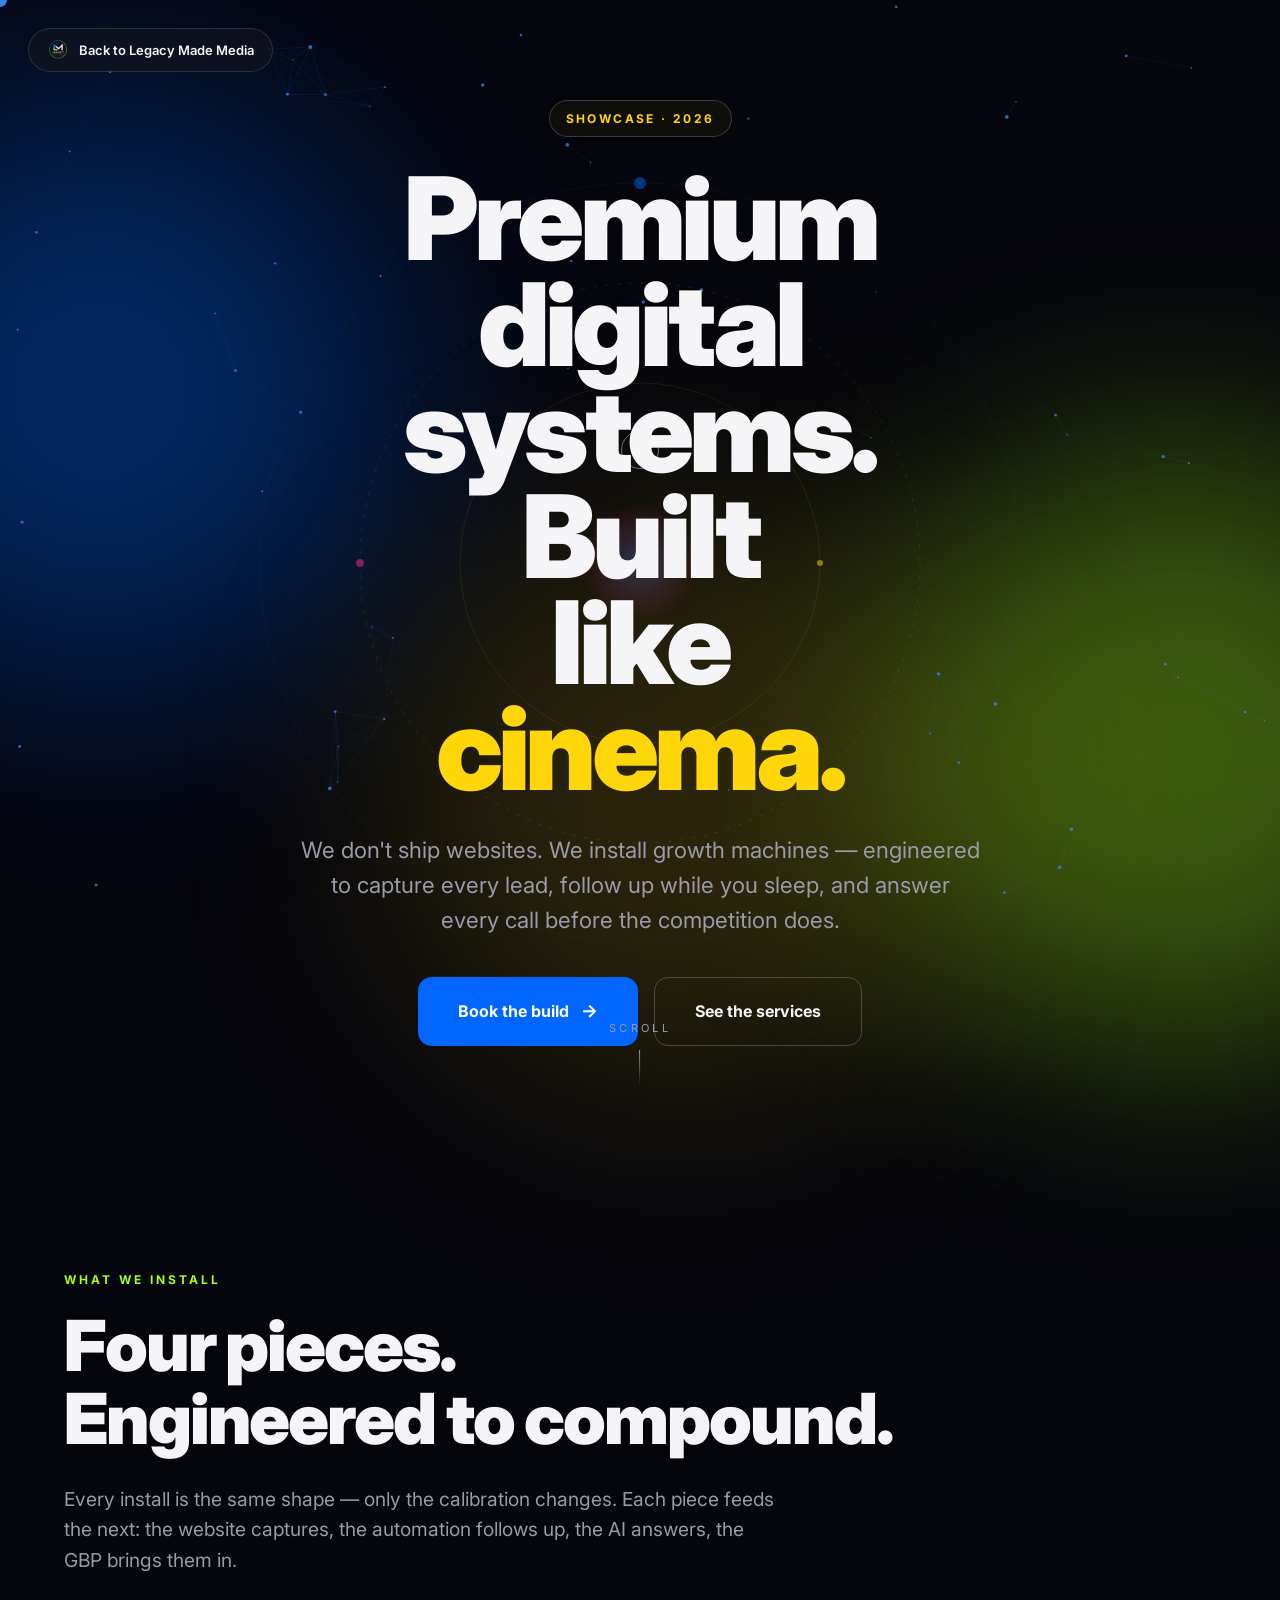
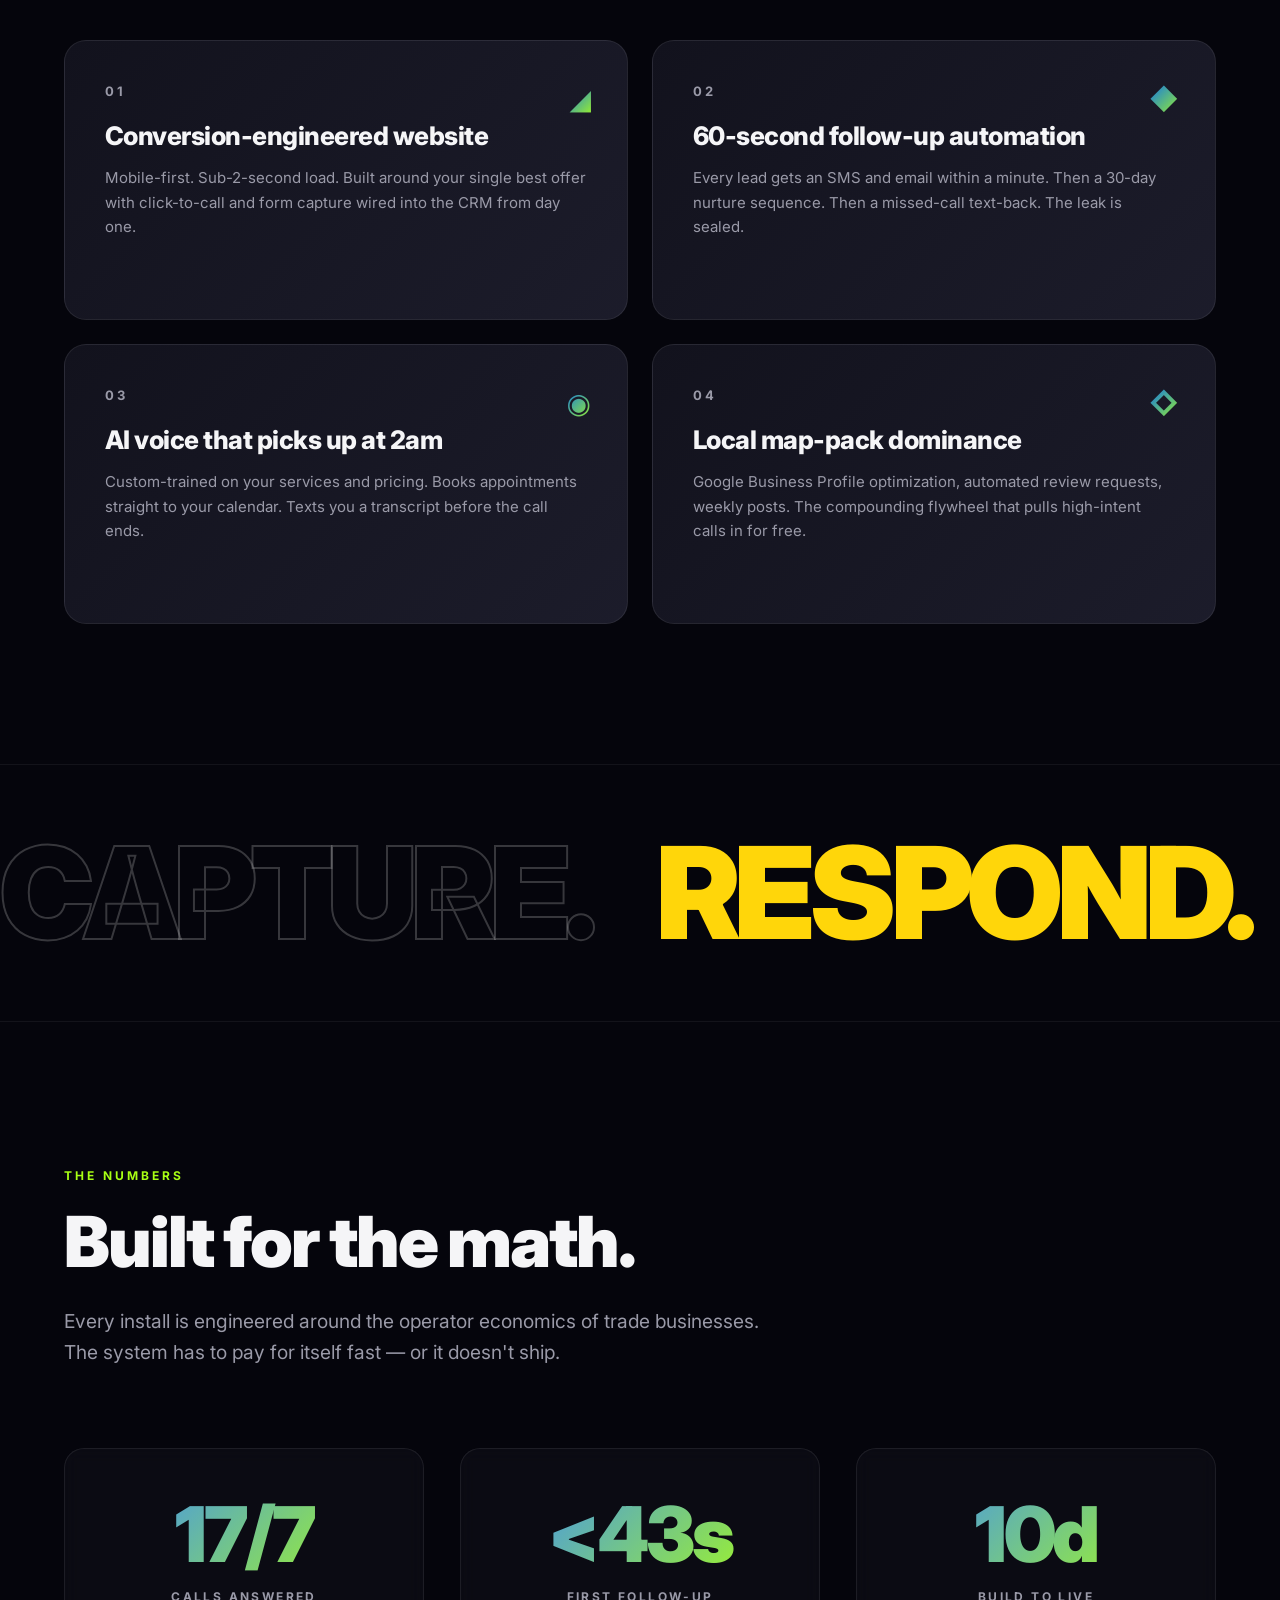
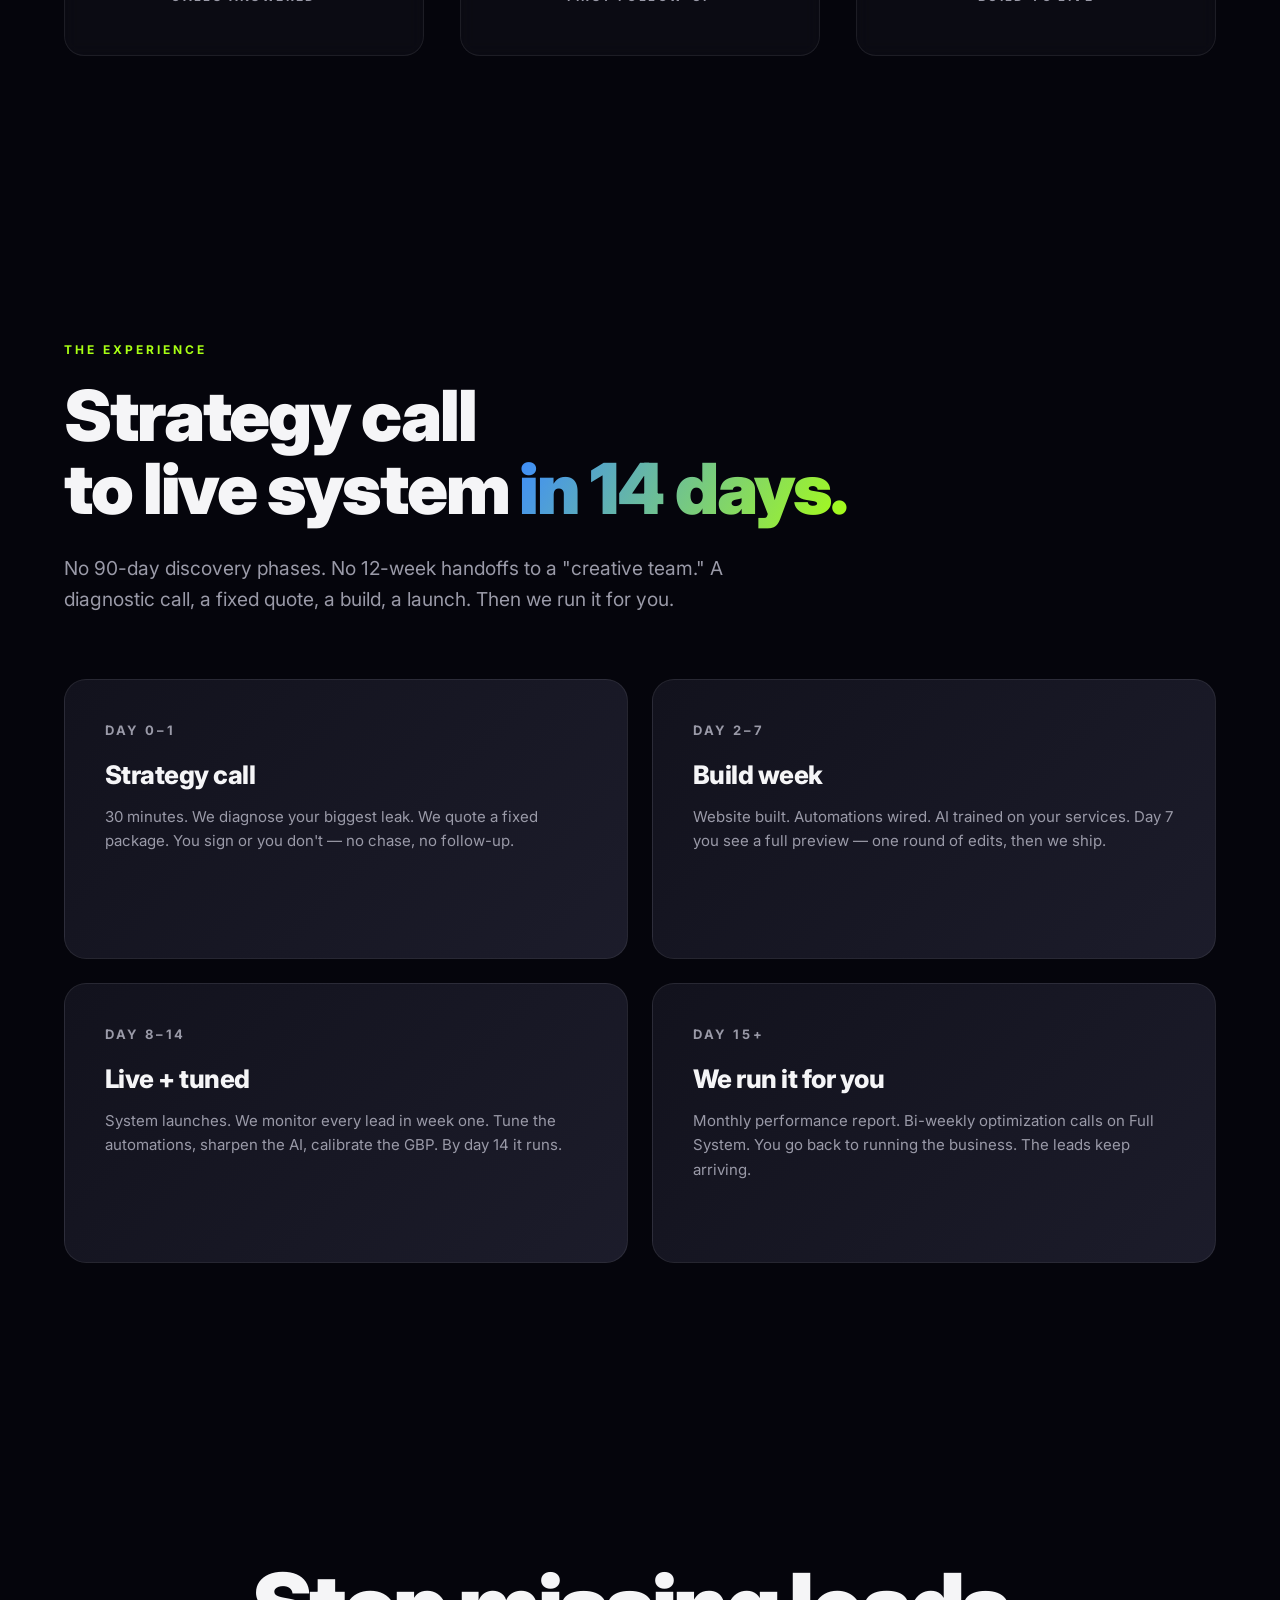
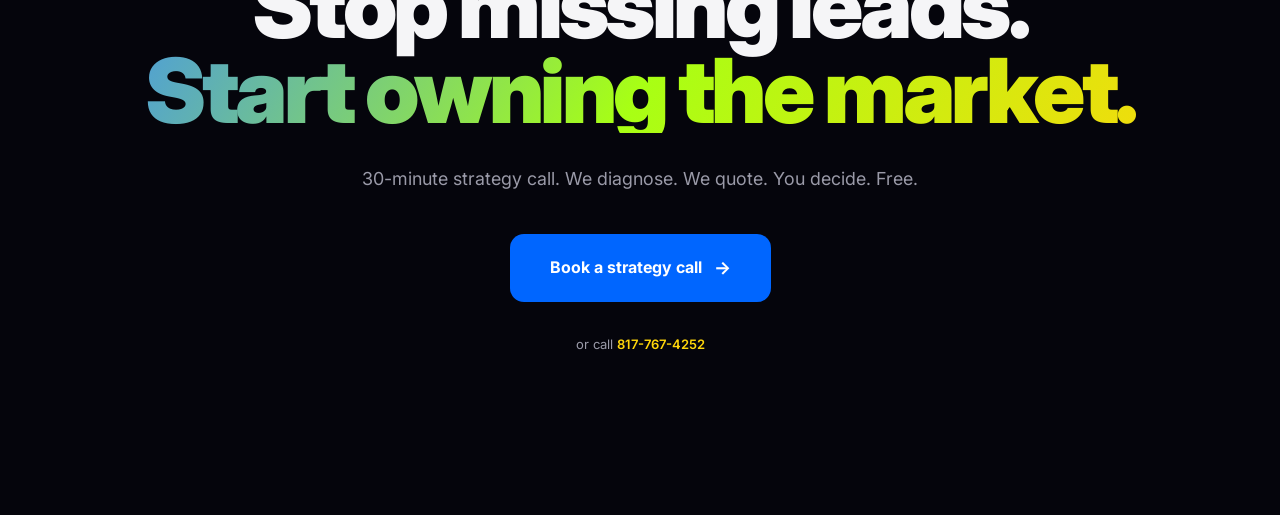
<file: cinematic.html>
<!DOCTYPE html>
<html lang="en">
<head>
  <meta charset="UTF-8" />
  <meta name="viewport" content="width=device-width, initial-scale=1.0" />
  <title>Showcase — Legacy Made Media</title>
  <meta name="description" content="The work, the system, the cinematic version. A premium showcase of how Legacy Made Media installs growth systems for local businesses." />

  <link rel="canonical" href="https://www.legacymademedia.net/cinematic" />
  <link rel="icon" type="image/svg+xml" href="/assets/img/favicon.svg" />
  <link rel="alternate icon" href="/favicon.ico" />
  <link rel="apple-touch-icon" href="/assets/img/apple-touch-icon.png" />
  <meta name="theme-color" content="#0A0A12" />

  <meta property="og:type" content="website" />
  <meta property="og:site_name" content="Legacy Made Media" />
  <meta property="og:title" content="Showcase — Legacy Made Media" />
  <meta property="og:description" content="The work, the system, the cinematic version. A premium showcase of how Legacy Made Media installs growth systems for local businesses." />
  <meta property="og:url" content="https://www.legacymademedia.net/cinematic" />
  <meta property="og:image" content="https://www.legacymademedia.net/assets/img/og-default.png" />
  <meta property="og:image:width" content="1200" />
  <meta property="og:image:height" content="630" />
  <meta name="twitter:card" content="summary_large_image" />
  <meta name="twitter:title" content="Showcase — Legacy Made Media" />
  <meta name="twitter:description" content="The work, the system, the cinematic version. A premium showcase of how Legacy Made Media installs growth systems for local businesses." />
  <meta name="twitter:image" content="https://www.legacymademedia.net/assets/img/og-default.png" />

  <link rel="preconnect" href="https://fonts.googleapis.com">
  <link rel="preconnect" href="https://fonts.gstatic.com" crossorigin>
  <link href="https://fonts.googleapis.com/css2?family=Inter:wght@400;500;600;700;800;900&display=swap" rel="stylesheet">
  <link rel="stylesheet" href="assets/css/styles.css" />
  <link rel="stylesheet" href="assets/css/cinematic.css" />
</head>
<body class="cinematic">

  <!-- Background blobs -->
  <div class="cn-blob cn-blob--blue"></div>
  <div class="cn-blob cn-blob--magenta"></div>
  <div class="cn-blob cn-blob--yellow"></div>

  <!-- Particle canvas -->
  <canvas class="cn-canvas"></canvas>

  <!-- Custom cursor -->
  <div class="cn-cursor"></div>
  <div class="cn-cursor-ring"></div>

  <!-- Back to home -->
  <a href="index.html" class="cn-back" data-cursor><img src="/assets/img/logo.png" alt="" style="width:22px; height:22px; border-radius:50%; object-fit:cover; vertical-align:middle;" /> Back to Legacy Made Media</a>

  <!-- HERO -->
  <section class="cn-hero">
    <div class="cn-orbit">
      <svg viewBox="0 0 800 800" fill="none">
        <g class="cn-orbit__ring-1">
          <circle cx="400" cy="400" r="380" stroke="rgba(0, 102, 255, 0.18)" stroke-width="1" />
          <circle cx="400" cy="20" r="6" fill="#0066FF" />
        </g>
        <g class="cn-orbit__ring-2">
          <circle cx="400" cy="400" r="280" stroke="rgba(168, 255, 20, 0.22)" stroke-width="1" stroke-dasharray="4 8" />
          <circle cx="120" cy="400" r="4" fill="#FF2E93" />
        </g>
        <g class="cn-orbit__ring-3">
          <circle cx="400" cy="400" r="180" stroke="rgba(255, 214, 10, 0.18)" stroke-width="1" />
          <circle cx="580" cy="400" r="3" fill="#FFD60A" />
        </g>
        <circle cx="400" cy="400" r="60" fill="url(#core)" />
        <defs>
          <radialGradient id="core" cx="0.5" cy="0.5" r="0.5">
            <stop offset="0%" stop-color="#3D8BFF" stop-opacity="0.6" />
            <stop offset="100%" stop-color="#FF2E93" stop-opacity="0" />
          </radialGradient>
        </defs>
      </svg>
    </div>

    <div class="cn-hero__inner">
      <span class="cn-hero__eyebrow">Showcase · 2026</span>
      <h1 class="cn-hero__title">
        <span><span class="cn-word">Premium</span> <span class="cn-word">digital</span></span>
        <span><span class="cn-word">systems.</span></span>
        <span><span class="cn-word">Built</span> <span class="cn-word">like</span> <span class="cn-word" style="color: var(--yellow);">cinema.</span></span>
      </h1>
      <p class="cn-hero__sub">
        We don't ship websites. We install growth machines — engineered to capture every lead, follow up while you sleep, and answer every call before the competition does.
      </p>
      <div class="cn-hero__ctas">
        <a href="contact.html" class="cn-magnet" data-cursor>
          Book the build
          <span style="font-size:18px;">→</span>
        </a>
        <a href="services.html" class="cn-magnet cn-magnet--ghost" data-cursor>See the services</a>
      </div>
    </div>

    <div class="cn-scroll-cue">Scroll</div>
  </section>

  <!-- TILT CARDS -->
  <section class="cn-section">
    <div class="cn-reveal">
      <span class="cn-eyebrow">What we install</span>
      <h2 class="cn-h2">Four pieces. <br/>Engineered to compound.</h2>
      <p class="cn-section__lead">Every install is the same shape — only the calibration changes. Each piece feeds the next: the website captures, the automation follows up, the AI answers, the GBP brings them in.</p>
    </div>

    <div class="cn-tilt-grid">
      <div class="cn-tilt cn-reveal" data-cursor>
        <div class="cn-tilt__num">01</div>
        <div class="cn-tilt__icon">◢</div>
        <h3 class="cn-tilt__title">Conversion-engineered website</h3>
        <p class="cn-tilt__desc">Mobile-first. Sub-2-second load. Built around your single best offer with click-to-call and form capture wired into the CRM from day one.</p>
      </div>

      <div class="cn-tilt cn-reveal" data-cursor>
        <div class="cn-tilt__num">02</div>
        <div class="cn-tilt__icon">◆</div>
        <h3 class="cn-tilt__title">60-second follow-up automation</h3>
        <p class="cn-tilt__desc">Every lead gets an SMS and email within a minute. Then a 30-day nurture sequence. Then a missed-call text-back. The leak is sealed.</p>
      </div>

      <div class="cn-tilt cn-reveal" data-cursor>
        <div class="cn-tilt__num">03</div>
        <div class="cn-tilt__icon">◉</div>
        <h3 class="cn-tilt__title">AI voice that picks up at 2am</h3>
        <p class="cn-tilt__desc">Custom-trained on your services and pricing. Books appointments straight to your calendar. Texts you a transcript before the call ends.</p>
      </div>

      <div class="cn-tilt cn-reveal" data-cursor>
        <div class="cn-tilt__num">04</div>
        <div class="cn-tilt__icon">◇</div>
        <h3 class="cn-tilt__title">Local map-pack dominance</h3>
        <p class="cn-tilt__desc">Google Business Profile optimization, automated review requests, weekly posts. The compounding flywheel that pulls high-intent calls in for free.</p>
      </div>
    </div>
  </section>

  <!-- MARQUEE -->
  <div class="cn-marquee" data-cursor>
    <div class="cn-marquee__track">
      <span class="cn-marquee__word">CAPTURE.</span>
      <span class="cn-marquee__word cn-marquee__word--solid">RESPOND.</span>
      <span class="cn-marquee__word">QUALIFY.</span>
      <span class="cn-marquee__word cn-marquee__word--magenta">BOOK.</span>
      <span class="cn-marquee__word">DELIVER.</span>
      <span class="cn-marquee__word cn-marquee__word--solid">REPEAT.</span>
      <!-- repeat for seamless loop -->
      <span class="cn-marquee__word">CAPTURE.</span>
      <span class="cn-marquee__word cn-marquee__word--solid">RESPOND.</span>
      <span class="cn-marquee__word">QUALIFY.</span>
      <span class="cn-marquee__word cn-marquee__word--magenta">BOOK.</span>
      <span class="cn-marquee__word">DELIVER.</span>
      <span class="cn-marquee__word cn-marquee__word--solid">REPEAT.</span>
    </div>
  </div>

  <!-- COUNTERS -->
  <section class="cn-section">
    <div class="cn-reveal">
      <span class="cn-eyebrow">The numbers</span>
      <h2 class="cn-h2">Built for the math.</h2>
      <p class="cn-section__lead">Every install is engineered around the operator economics of trade businesses. The system has to pay for itself fast — or it doesn't ship.</p>
    </div>

    <div class="cn-counter-grid cn-reveal-stagger">
      <div class="cn-counter">
        <div class="cn-counter__num"><span data-count="24" data-suffix="/7">0</span></div>
        <div class="cn-counter__label">Calls Answered</div>
      </div>
      <div class="cn-counter">
        <div class="cn-counter__num"><span data-count="60" data-prefix="<" data-suffix="s">0</span></div>
        <div class="cn-counter__label">First Follow-Up</div>
      </div>
      <div class="cn-counter">
        <div class="cn-counter__num"><span data-count="14" data-suffix="d">0</span></div>
        <div class="cn-counter__label">Build to Live</div>
      </div>
    </div>
  </section>

  <!-- HOW IT FEELS -->
  <section class="cn-section">
    <div class="cn-reveal">
      <span class="cn-eyebrow">The experience</span>
      <h2 class="cn-h2">Strategy call <br/>to live system <span style="background: linear-gradient(120deg, var(--blue-glow), var(--magenta)); -webkit-background-clip: text; background-clip: text; -webkit-text-fill-color: transparent;">in 14 days.</span></h2>
      <p class="cn-section__lead">No 90-day discovery phases. No 12-week handoffs to a "creative team." A diagnostic call, a fixed quote, a build, a launch. Then we run it for you.</p>
    </div>

    <div class="cn-tilt-grid">
      <div class="cn-tilt cn-reveal" data-cursor>
        <div class="cn-tilt__num">DAY 0–1</div>
        <h3 class="cn-tilt__title">Strategy call</h3>
        <p class="cn-tilt__desc">30 minutes. We diagnose your biggest leak. We quote a fixed package. You sign or you don't — no chase, no follow-up.</p>
      </div>
      <div class="cn-tilt cn-reveal" data-cursor>
        <div class="cn-tilt__num">DAY 2–7</div>
        <h3 class="cn-tilt__title">Build week</h3>
        <p class="cn-tilt__desc">Website built. Automations wired. AI trained on your services. Day 7 you see a full preview — one round of edits, then we ship.</p>
      </div>
      <div class="cn-tilt cn-reveal" data-cursor>
        <div class="cn-tilt__num">DAY 8–14</div>
        <h3 class="cn-tilt__title">Live + tuned</h3>
        <p class="cn-tilt__desc">System launches. We monitor every lead in week one. Tune the automations, sharpen the AI, calibrate the GBP. By day 14 it runs.</p>
      </div>
      <div class="cn-tilt cn-reveal" data-cursor>
        <div class="cn-tilt__num">DAY 15+</div>
        <h3 class="cn-tilt__title">We run it for you</h3>
        <p class="cn-tilt__desc">Monthly performance report. Bi-weekly optimization calls on Full System. You go back to running the business. The leads keep arriving.</p>
      </div>
    </div>
  </section>

  <!-- OUTRO -->
  <section class="cn-outro">
    <div class="cn-reveal">
      <h2 class="cn-outro__title">
        Stop missing leads.<br/>
        <span class="cn-outro__title-gradient">Start owning the market.</span>
      </h2>
      <p class="cn-outro__sub">
        30-minute strategy call. We diagnose. We quote. You decide. Free.
      </p>
      <a href="contact.html" class="cn-magnet" data-cursor>
        Book a strategy call
        <span style="font-size:18px;">→</span>
      </a>
      <div style="margin-top: 32px; font-size: 13px; color: var(--text-dim);">
        or call <a href="tel:+18177674252" style="color: var(--yellow); font-weight: 600;" data-cursor>817-767-4252</a>
      </div>
    </div>
  </section>

  <script src="assets/js/cinematic.js"></script>
  <!-- LeadConnector chat widget — A2P 10DLC opt-in capture -->
  <script src="https://widgets.leadconnectorhq.com/loader.js" data-resources-url="https://widgets.leadconnectorhq.com/chat-widget/loader.js" data-widget-id="6a07b8d30d644480b24b1e5e" data-source="WEB_USER"></script>
</body>
</html>
</file>
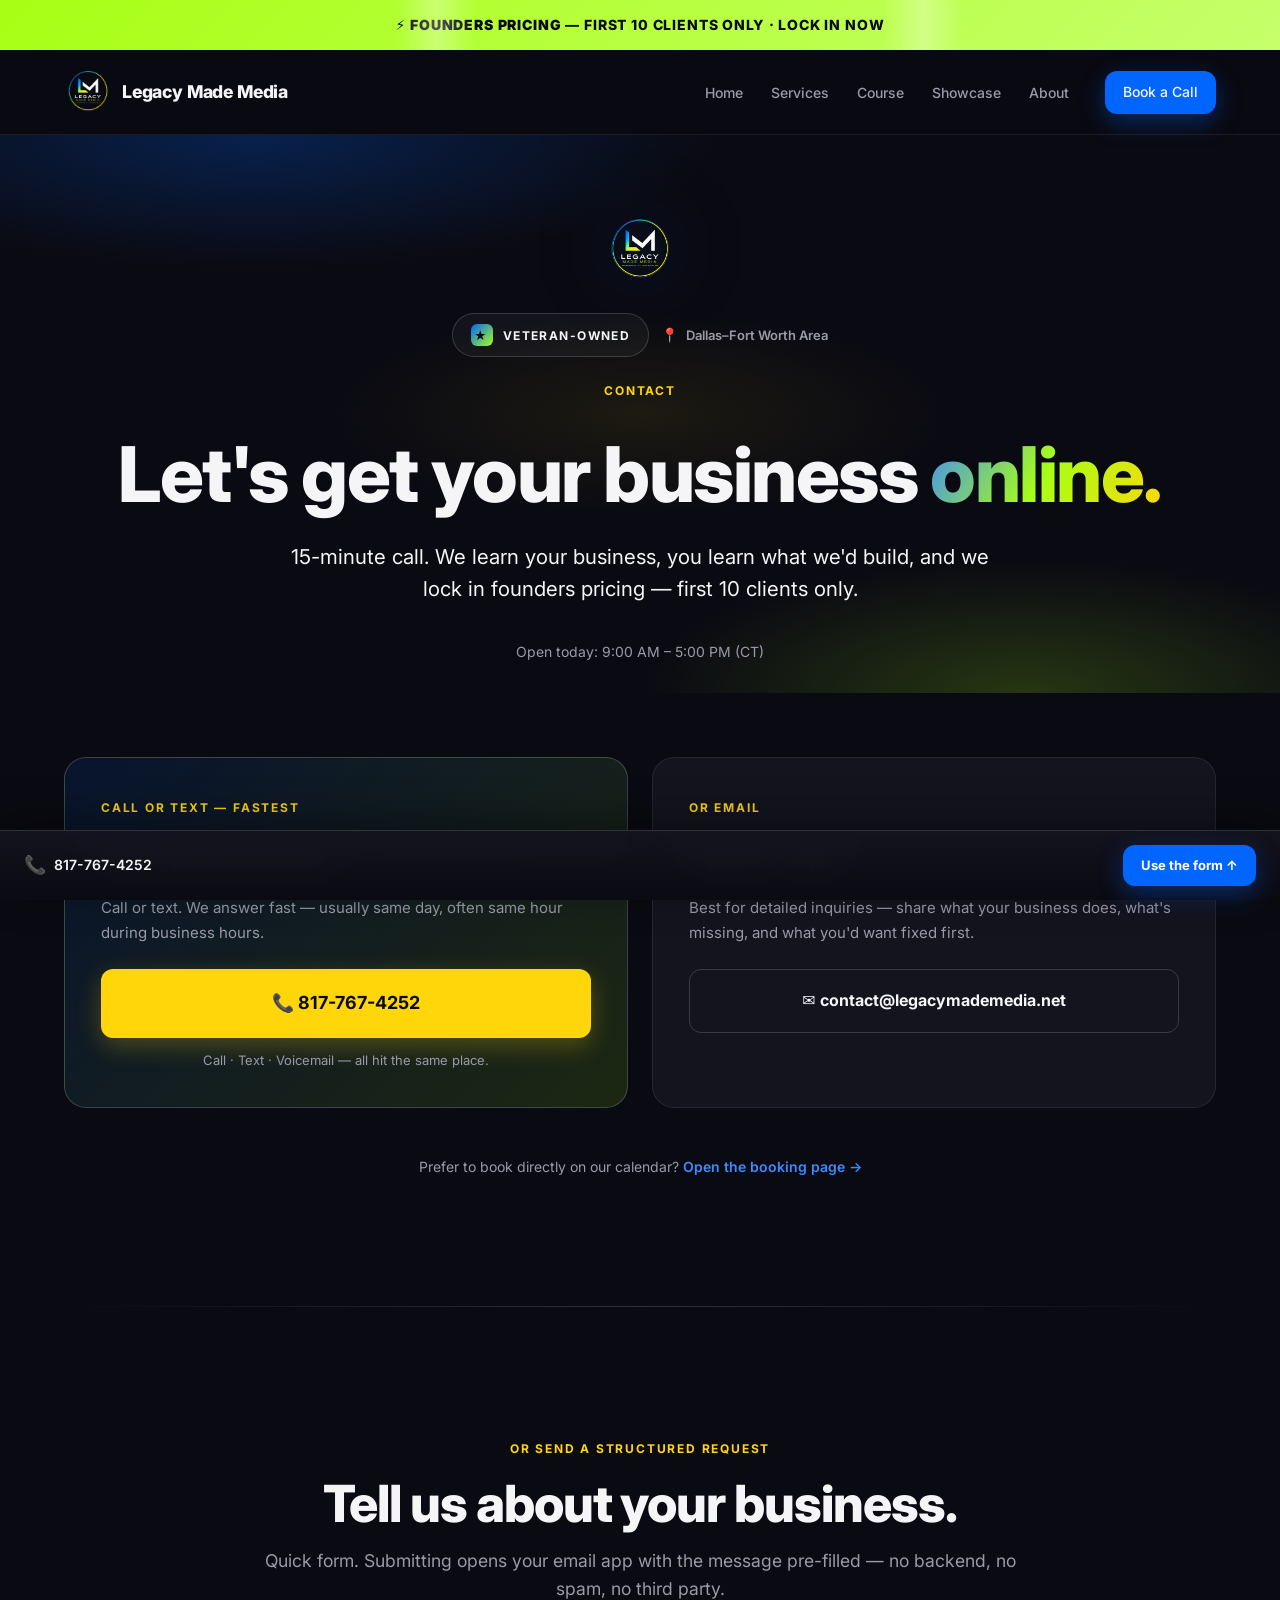
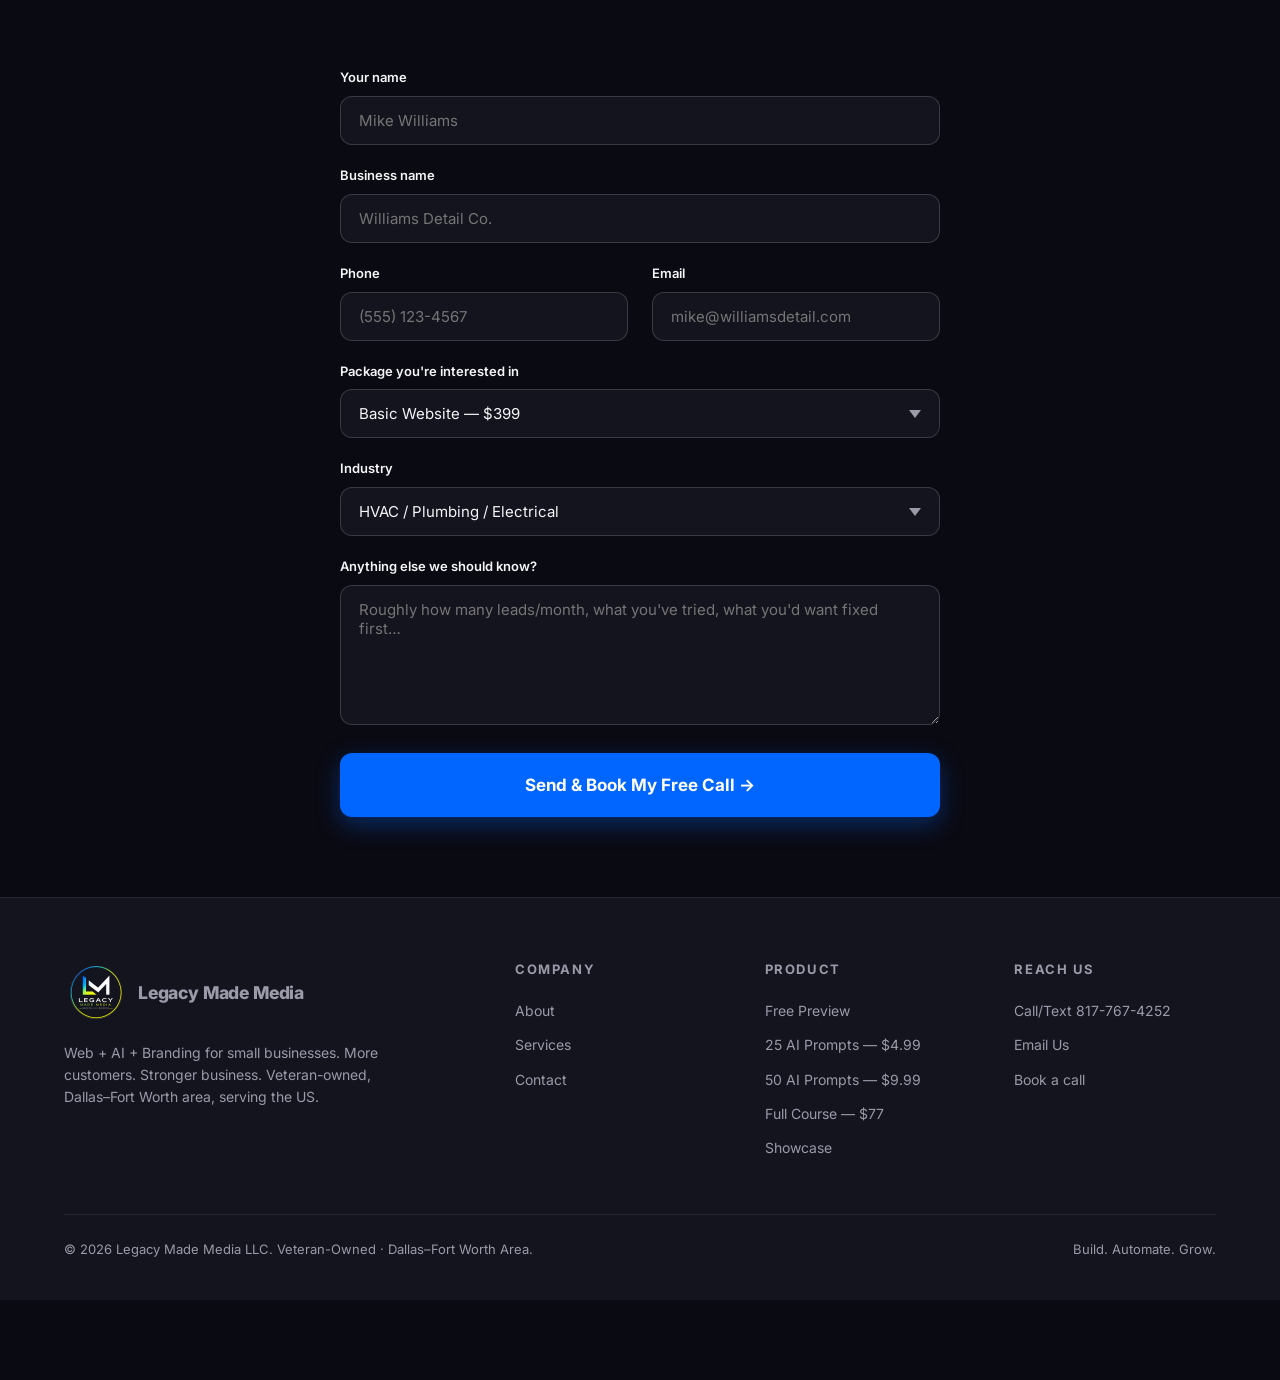
<file: contact.html>
<!DOCTYPE html>
<html lang="en">
<head>
  <meta charset="UTF-8" />
  <meta name="viewport" content="width=device-width, initial-scale=1.0" />
  <title>Contact — Legacy Made Media | Call 817-767-4252</title>
  <meta name="description" content="Book a free 15-minute strategy call with Legacy Made Media. Call/text 817-767-4252 or use the contact form. Veteran-owned, Dallas–Fort Worth area." />

  <link rel="canonical" href="https://www.legacymademedia.net/contact" />
  <link rel="icon" type="image/svg+xml" href="/assets/img/favicon.svg" />
  <link rel="alternate icon" href="/favicon.ico" />
  <link rel="apple-touch-icon" href="/assets/img/apple-touch-icon.png" />
  <meta name="theme-color" content="#0A0A12" />

  <meta property="og:type" content="website" />
  <meta property="og:site_name" content="Legacy Made Media" />
  <meta property="og:title" content="Contact — Legacy Made Media | Call 817-767-4252" />
  <meta property="og:description" content="Book a free 15-minute strategy call with Legacy Made Media. Call/text 817-767-4252 or use the contact form. Veteran-owned, Dallas–Fort Worth area." />
  <meta property="og:url" content="https://www.legacymademedia.net/contact" />
  <meta property="og:image" content="https://www.legacymademedia.net/assets/img/og-default.png" />
  <meta property="og:image:width" content="1200" />
  <meta property="og:image:height" content="630" />
  <meta name="twitter:card" content="summary_large_image" />
  <meta name="twitter:title" content="Contact — Legacy Made Media | Call 817-767-4252" />
  <meta name="twitter:description" content="Book a free 15-minute strategy call with Legacy Made Media. Call/text 817-767-4252 or use the contact form. Veteran-owned, Dallas–Fort Worth area." />
  <meta name="twitter:image" content="https://www.legacymademedia.net/assets/img/og-default.png" />

  <link rel="preconnect" href="https://fonts.googleapis.com">
  <link rel="preconnect" href="https://fonts.gstatic.com" crossorigin>
  <link href="https://fonts.googleapis.com/css2?family=Inter:wght@400;500;600;700;800;900&display=swap" rel="stylesheet">
  <link rel="stylesheet" href="assets/css/styles.css" />
</head>
<body data-sticky="true">

  <div class="founders-ribbon">⚡ <strong>Founders Pricing</strong> — First 10 Clients Only · Lock In Now</div>

  <header class="nav">
    <div class="nav__inner">
      <a href="index.html" class="nav__logo">
        <img src="/assets/img/logo.png" alt="" class="nav__logo-mark" />
        Legacy Made Media
      </a>
      <button class="nav__hamburger" aria-label="Open menu" aria-expanded="false">☰</button>
      <ul class="nav__links">
        <li><a href="index.html">Home</a></li>
        <li><a href="services.html">Services</a></li>
        <li><a href="course.html">Course</a></li>
        <li><a href="cinematic.html">Showcase</a></li>
        <li><a href="about.html">About</a></li>
        <li><a href="contact.html" class="btn btn-primary btn-sm nav__cta">Book a Call</a></li>
      </ul>
    </div>
  </header>

  <section class="hero" style="padding: 80px 0 30px;">
    <div class="hero__bg"></div>
    <div class="hero__inner">
      <div class="hero__logo">
        <img src="/assets/img/logo.png" alt="Legacy Made Media" />
      </div>
      <div style="display:flex; gap:12px; justify-content:center; flex-wrap:wrap; margin-bottom: 20px;">
        <span class="veteran-badge"><span class="veteran-badge__shield">★</span>Veteran-Owned</span>
        <span class="location-chip">Dallas–Fort Worth Area</span>
      </div>
      <span class="eyebrow">Contact</span>
      <h1 class="hero__title mt-2">Let's get your business <span class="gradient-text">online.</span></h1>
      <p class="hero__sub lead">15-minute call. We learn your business, you learn what we'd build, and we lock in founders pricing — first 10 clients only.</p>
      <p style="color: var(--text-dim); font-size: 14px; margin-top: 24px;">Open today: 9:00 AM – 5:00 PM (CT)</p>
    </div>
  </section>

  <!-- DIRECT CONTACT BLOCK -->
  <section class="section section--tight">
    <div class="container">
      <div class="grid grid-2">
        <div class="card" style="padding: 36px; background: linear-gradient(135deg, rgba(0,102,255,0.12) 0%, rgba(168,255,20,0.12) 100%); border-color: rgba(255,255,255,0.18);">
          <span class="eyebrow">Call or text — fastest</span>
          <h3 class="mt-2 mb-2">Pick up the phone.</h3>
          <p class="card__desc mb-3">Call or text. We answer fast — usually same day, often same hour during business hours.</p>
          <a href="tel:+18177674252" class="btn btn-accent btn-lg" style="width:100%; justify-content:center; font-size: 18px; padding: 20px;">📞 817-767-4252</a>
          <p style="margin-top: 12px; font-size: 13px; color: var(--text-dim); text-align:center;">Call · Text · Voicemail — all hit the same place.</p>
        </div>
        <div class="card" style="padding: 36px;">
          <span class="eyebrow">Or email</span>
          <h3 class="mt-2 mb-2">Send a note.</h3>
          <p class="card__desc mb-3">Best for detailed inquiries — share what your business does, what's missing, and what you'd want fixed first.</p>
          <a href="mailto:contact@legacymademedia.net?subject=Legacy%20Made%20Media%20Inquiry" class="btn btn-ghost btn-lg" style="width:100%; justify-content:center;">✉ contact@legacymademedia.net</a>
        </div>
      </div>

      <div class="text-center mt-6">
        <p style="color: var(--text-dim); font-size: 14px;">Prefer to book directly on our calendar?
          <a href="https://legacymademedia.net/m/bookings" target="_blank" rel="noopener" style="color: var(--blue-glow); font-weight: 600;">Open the booking page →</a>
        </p>
      </div>
    </div>
  </section>

  <div class="container"><div class="divider"></div></div>

  <!-- FORM -->
  <section class="section section--tight" id="form">
    <div class="container">
      <div class="section-header">
        <span class="eyebrow">Or send a structured request</span>
        <h2 class="section-header__title">Tell us about your business.</h2>
        <p class="section-header__sub">Quick form. Submitting opens your email app with the message pre-filled — no backend, no spam, no third party.</p>
      </div>

      <form class="form" data-mailto-form data-mailto-to="contact@legacymademedia.net" data-mailto-subject="Legacy Made Media — Founders Pricing Request">
        <div class="form__field">
          <label class="form__label" for="name">Your name</label>
          <input class="form__input" type="text" id="name" name="name" required placeholder="Mike Williams" />
        </div>

        <div class="form__field">
          <label class="form__label" for="business">Business name</label>
          <input class="form__input" type="text" id="business" name="business" required placeholder="Williams Detail Co." />
        </div>

        <div class="grid grid-2">
          <div class="form__field">
            <label class="form__label" for="phone">Phone</label>
            <input class="form__input" type="tel" id="phone" name="phone" required placeholder="(555) 123-4567" />
          </div>
          <div class="form__field">
            <label class="form__label" for="email">Email</label>
            <input class="form__input" type="email" id="email" name="email" required placeholder="mike@williamsdetail.com" />
          </div>
        </div>

        <div class="form__field">
          <label class="form__label" for="package">Package you're interested in</label>
          <select class="form__select" id="package" name="package">
            <option>Basic Website — $399</option>
            <option>Deluxe Website — $799</option>
            <option>Premium Website + AI — $1,299</option>
            <option>Logo + Brand Kit — $149</option>
            <option>AI Lead Capture Setup — $499</option>
            <option>Social Media Graphics Pack — $99</option>
            <option>Monthly Updates / Support — Custom</option>
            <option>Not sure yet — help me pick</option>
          </select>
        </div>

        <div class="form__field">
          <label class="form__label" for="industry">Industry</label>
          <select class="form__select" id="industry" name="industry">
            <option>HVAC / Plumbing / Electrical</option>
            <option>Construction / General Contracting</option>
            <option>Roofing</option>
            <option>Landscaping / Lawn Care</option>
            <option>Cleaning Services</option>
            <option>Auto Detail / Mobile Detail</option>
            <option>Salon / Barber / Beauty</option>
            <option>Retail / E-commerce</option>
            <option>Food / Beverage / Catering</option>
            <option>Other small business</option>
          </select>
        </div>

        <div class="form__field">
          <label class="form__label" for="notes">Anything else we should know?</label>
          <textarea class="form__textarea" id="notes" name="notes" placeholder="Roughly how many leads/month, what you've tried, what you'd want fixed first…"></textarea>
        </div>

        <button type="submit" class="btn btn-primary btn-xl" style="width:100%; justify-content:center;">Send & Book My Free Call →</button>

        <p data-form-status style="margin-top:16px; font-size:14px; color: var(--text-dim); text-align:center;"></p>
      </form>
    </div>
  </section>

  <footer class="footer">
    <div class="container">
      <div class="footer__grid">
        <div class="footer__col">
          <a href="index.html" class="nav__logo" style="margin-bottom: 16px; display:inline-flex;">
            <img src="/assets/img/logo.png" alt="" class="nav__logo-mark" />
            Legacy Made Media
          </a>
          <p class="footer__brand">Web + AI + Branding for small businesses. More customers. Stronger business. Veteran-owned, Dallas–Fort Worth area, serving the US.</p>
        </div>
        <div class="footer__col">
          <h4>Company</h4>
          <ul>
            <li><a href="about.html">About</a></li>
            <li><a href="services.html">Services</a></li>
            <li><a href="contact.html">Contact</a></li>
          </ul>
        </div>
        <div class="footer__col">
          <h4>Product</h4>
          <ul>
            <li><a href="free-prompts.html">Free Preview</a></li>
            <li><a href="index.html#ai-ladder">25 AI Prompts — $4.99</a></li>
            <li><a href="index.html#ai-ladder">50 AI Prompts — $9.99</a></li>
            <li><a href="course.html">Full Course — $77</a></li>
            <li><a href="cinematic.html">Showcase</a></li>
          </ul>
        </div>
        <div class="footer__col">
          <h4>Reach Us</h4>
          <ul>
            <li><a href="tel:+18177674252">Call/Text 817-767-4252</a></li>
            <li><a href="mailto:contact@legacymademedia.net">Email Us</a></li>
            <li><a href="contact.html">Book a call</a></li>
          </ul>
        </div>
      </div>
      <div class="footer__bottom">
        <span>© 2026 Legacy Made Media LLC. Veteran-Owned · Dallas–Fort Worth Area.</span>
        <span>Build. Automate. Grow.</span>
      </div>
    </div>
  </footer>

  <div class="sticky-cta">
    <a href="tel:+18177674252" class="sticky-cta__phone"><span>817-767-4252</span></a>
    <a href="#form" class="btn btn-primary btn-sm">Use the form ↑</a>
  </div>

  <script src="assets/js/main.js"></script>
  <!-- LeadConnector chat widget — A2P 10DLC opt-in capture -->
  <script src="https://widgets.leadconnectorhq.com/loader.js" data-resources-url="https://widgets.leadconnectorhq.com/chat-widget/loader.js" data-widget-id="6a07b8d30d644480b24b1e5e" data-source="WEB_USER"></script>
</body>
</html>
</file>
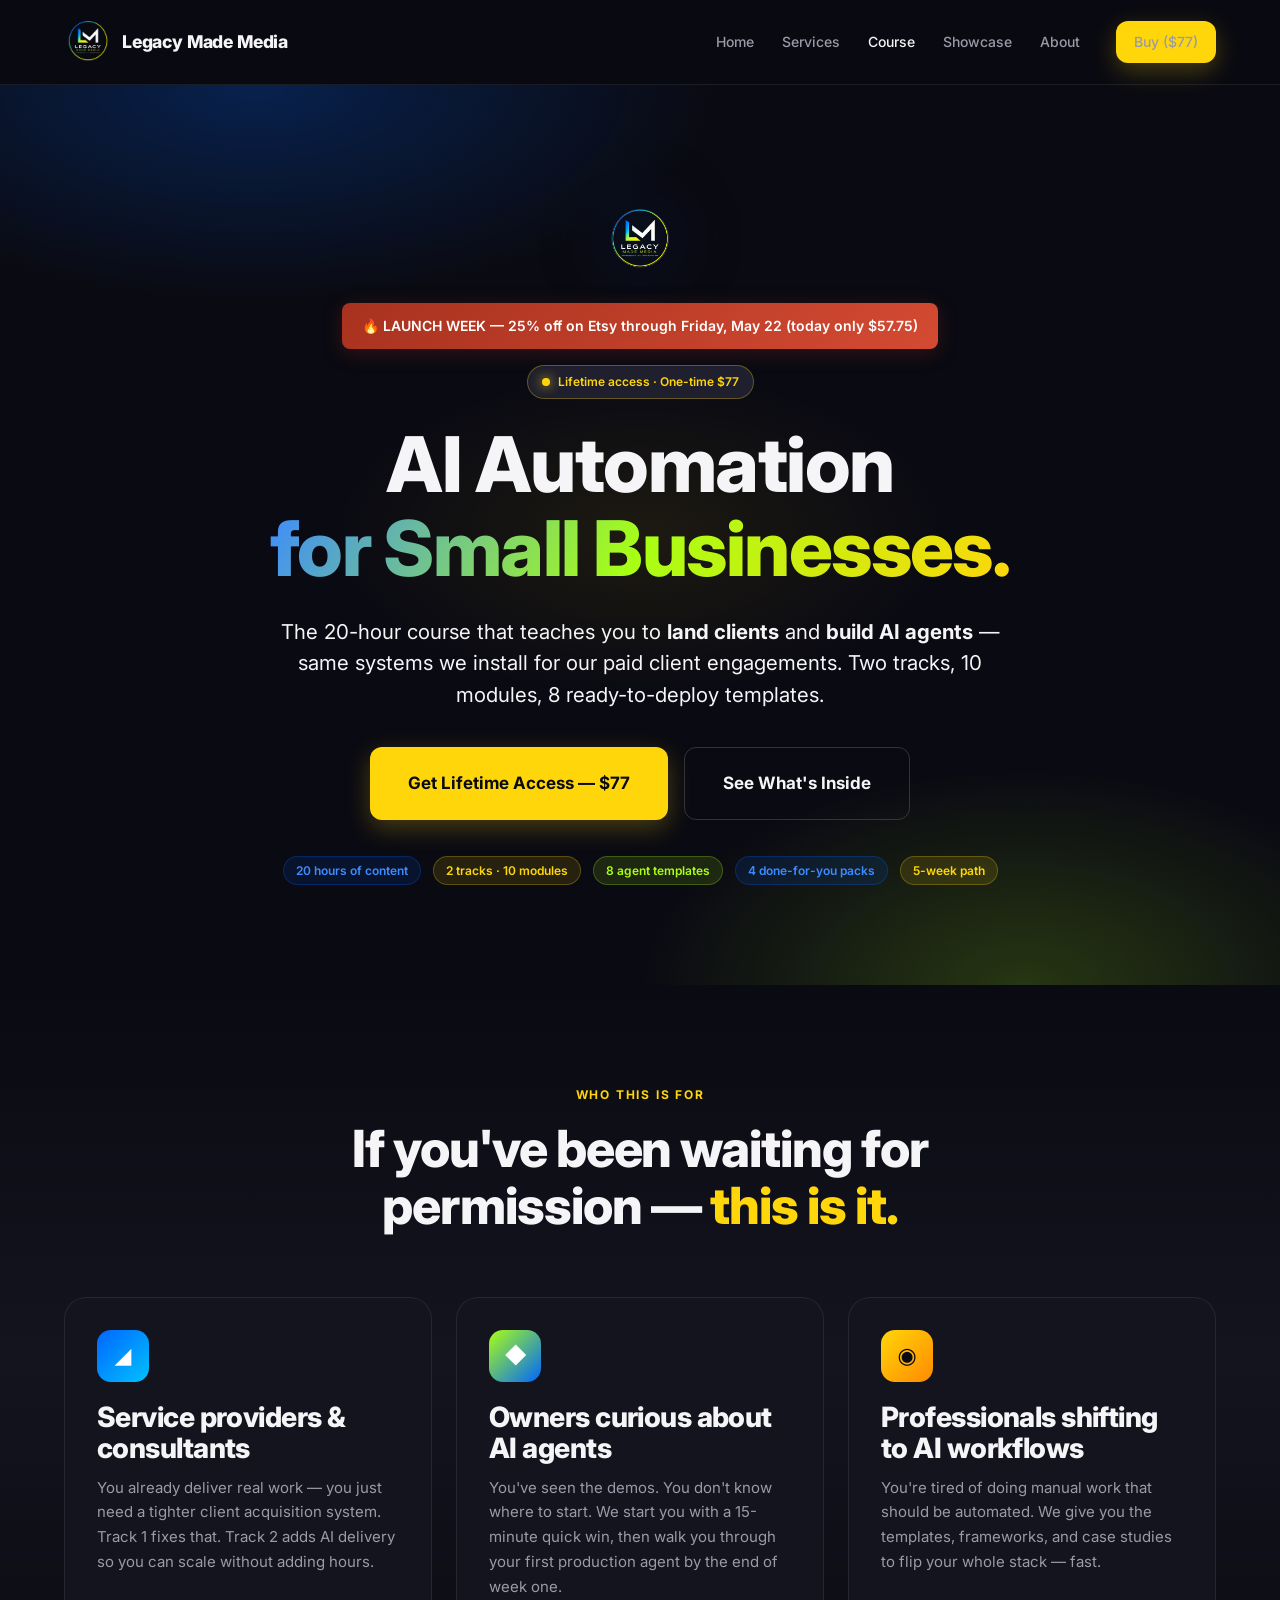
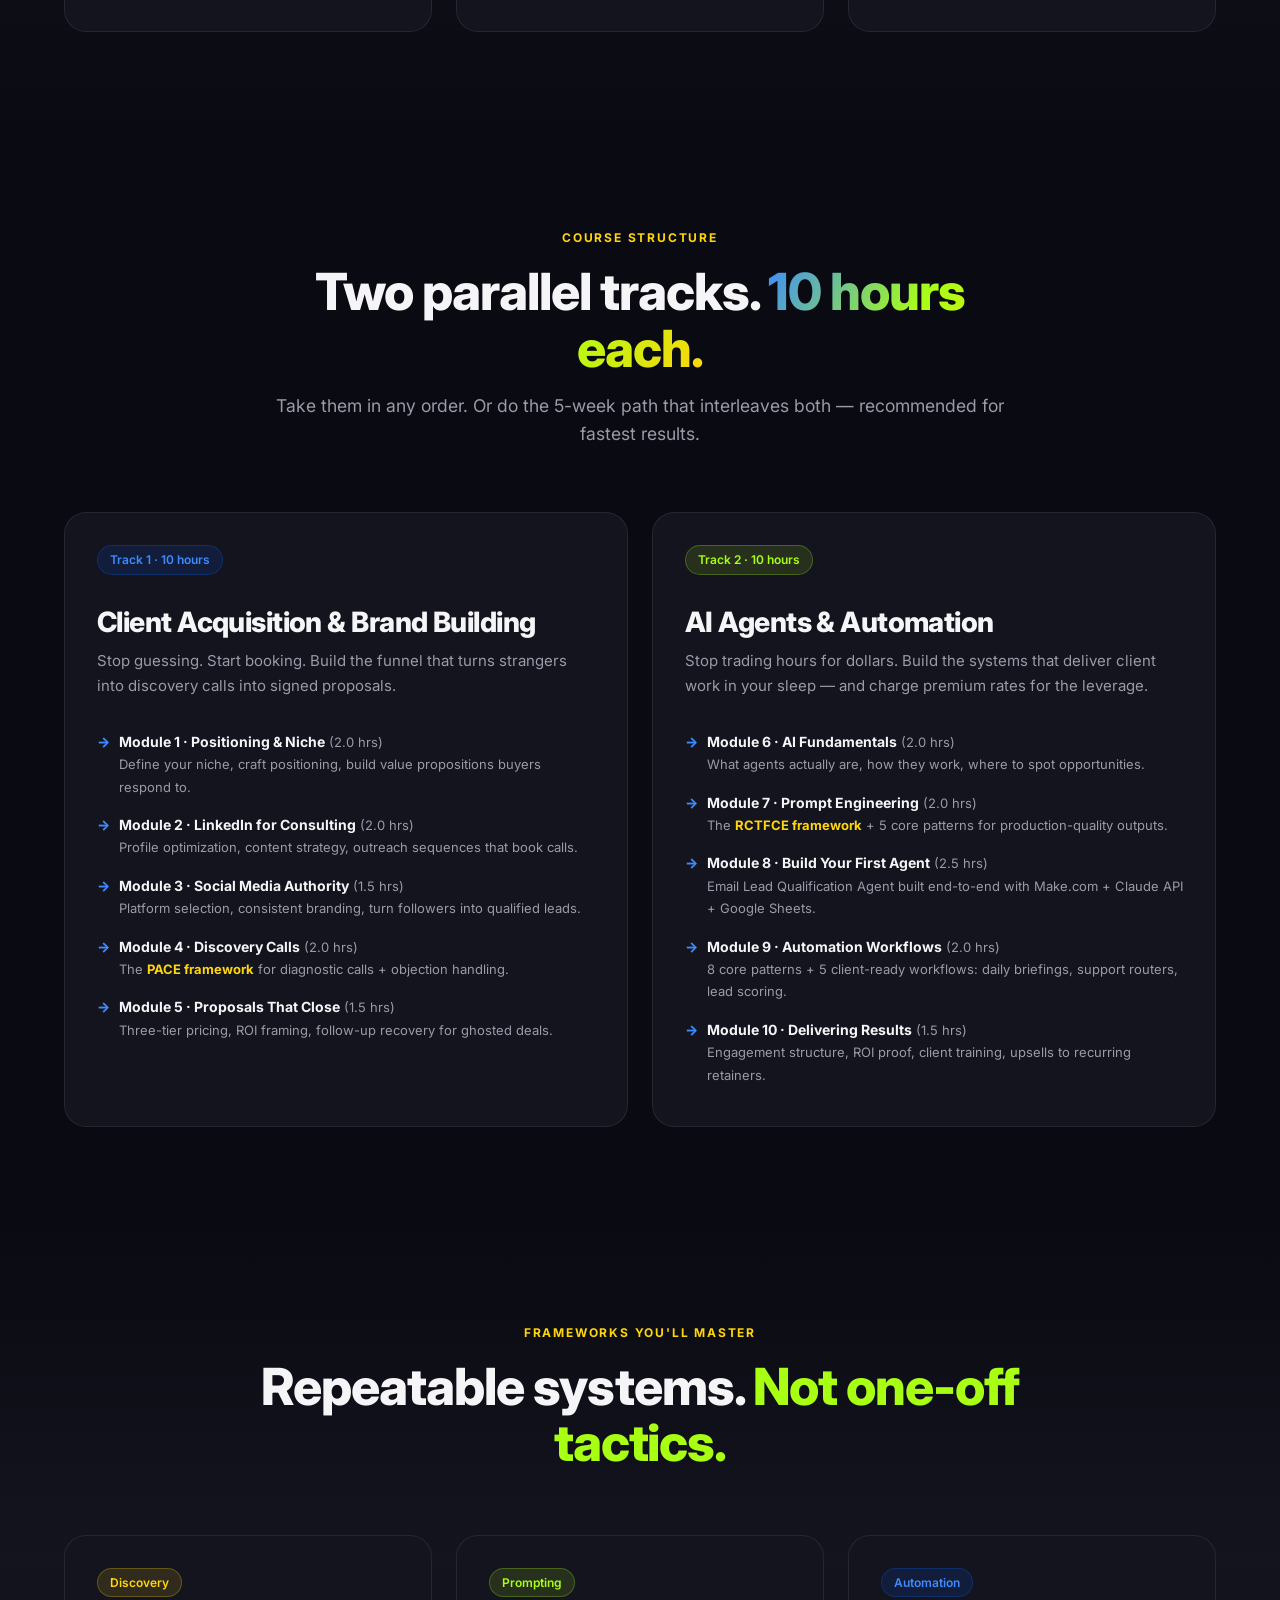
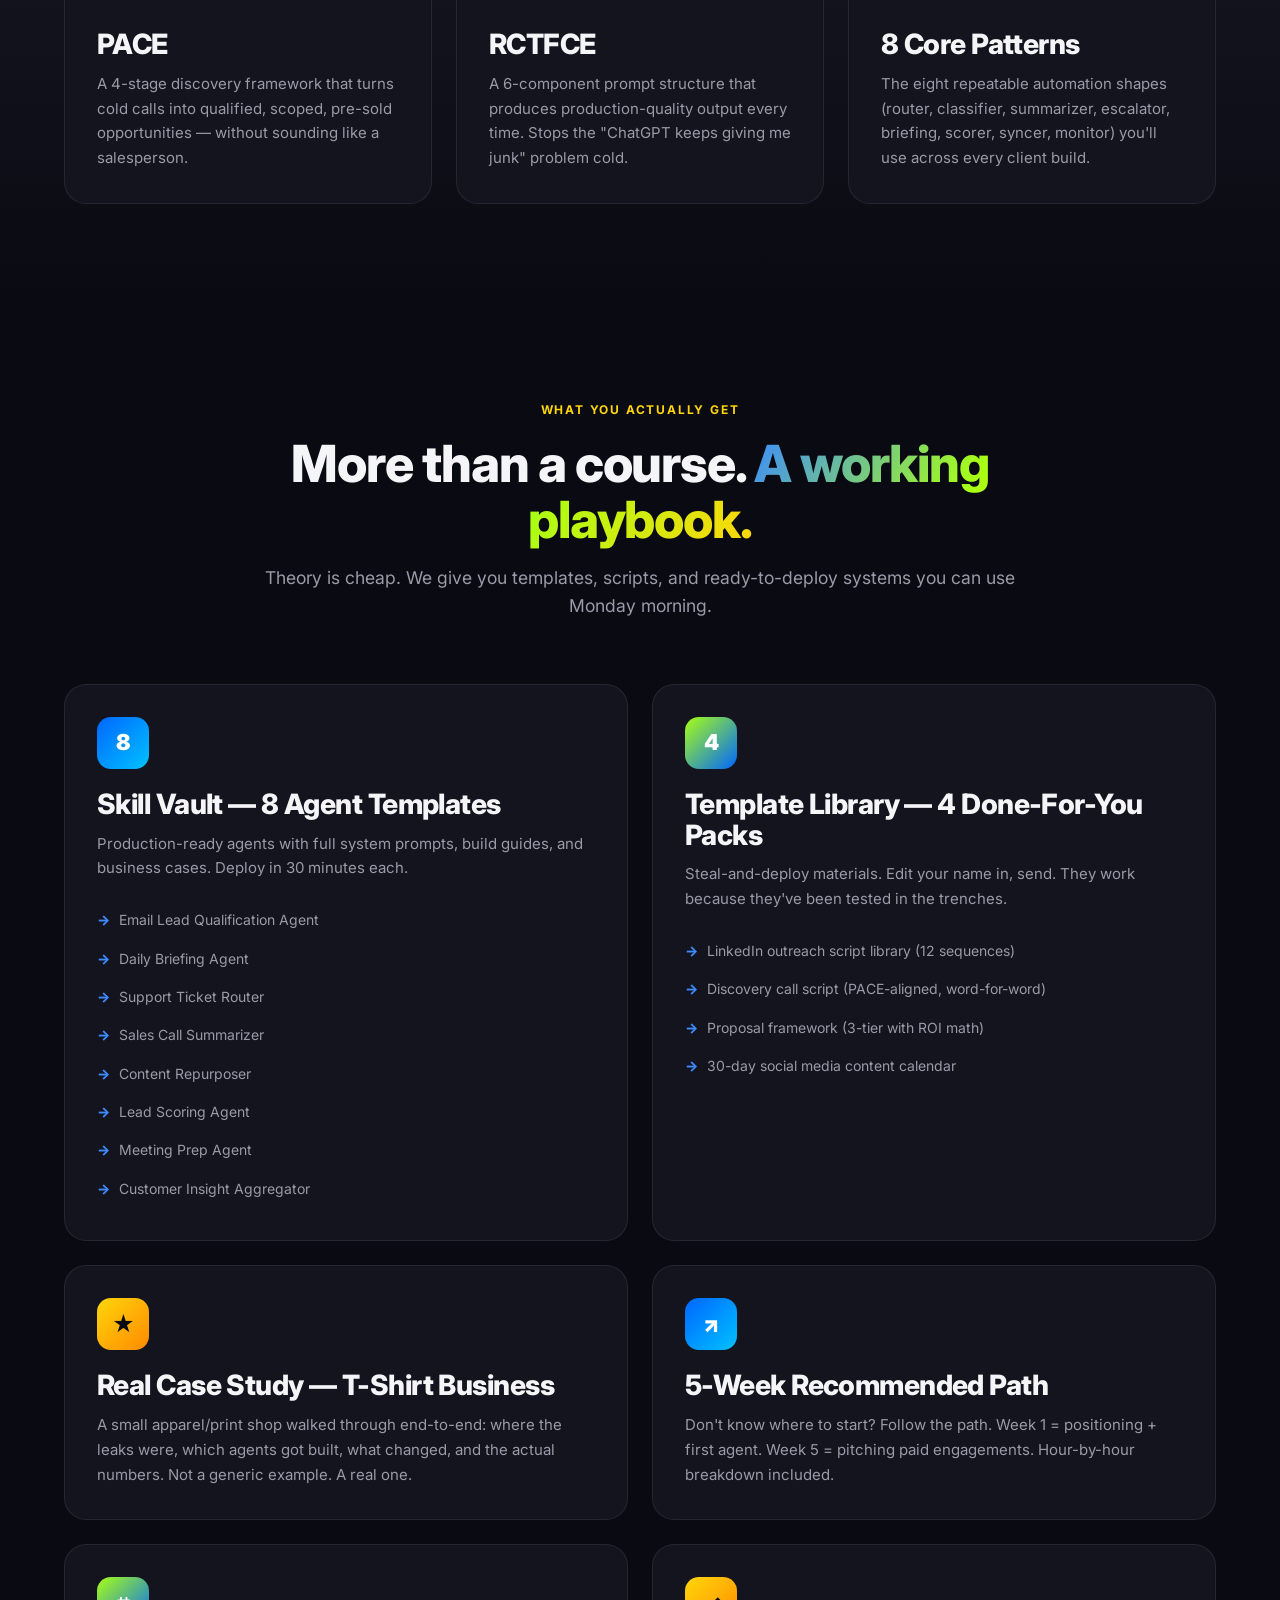
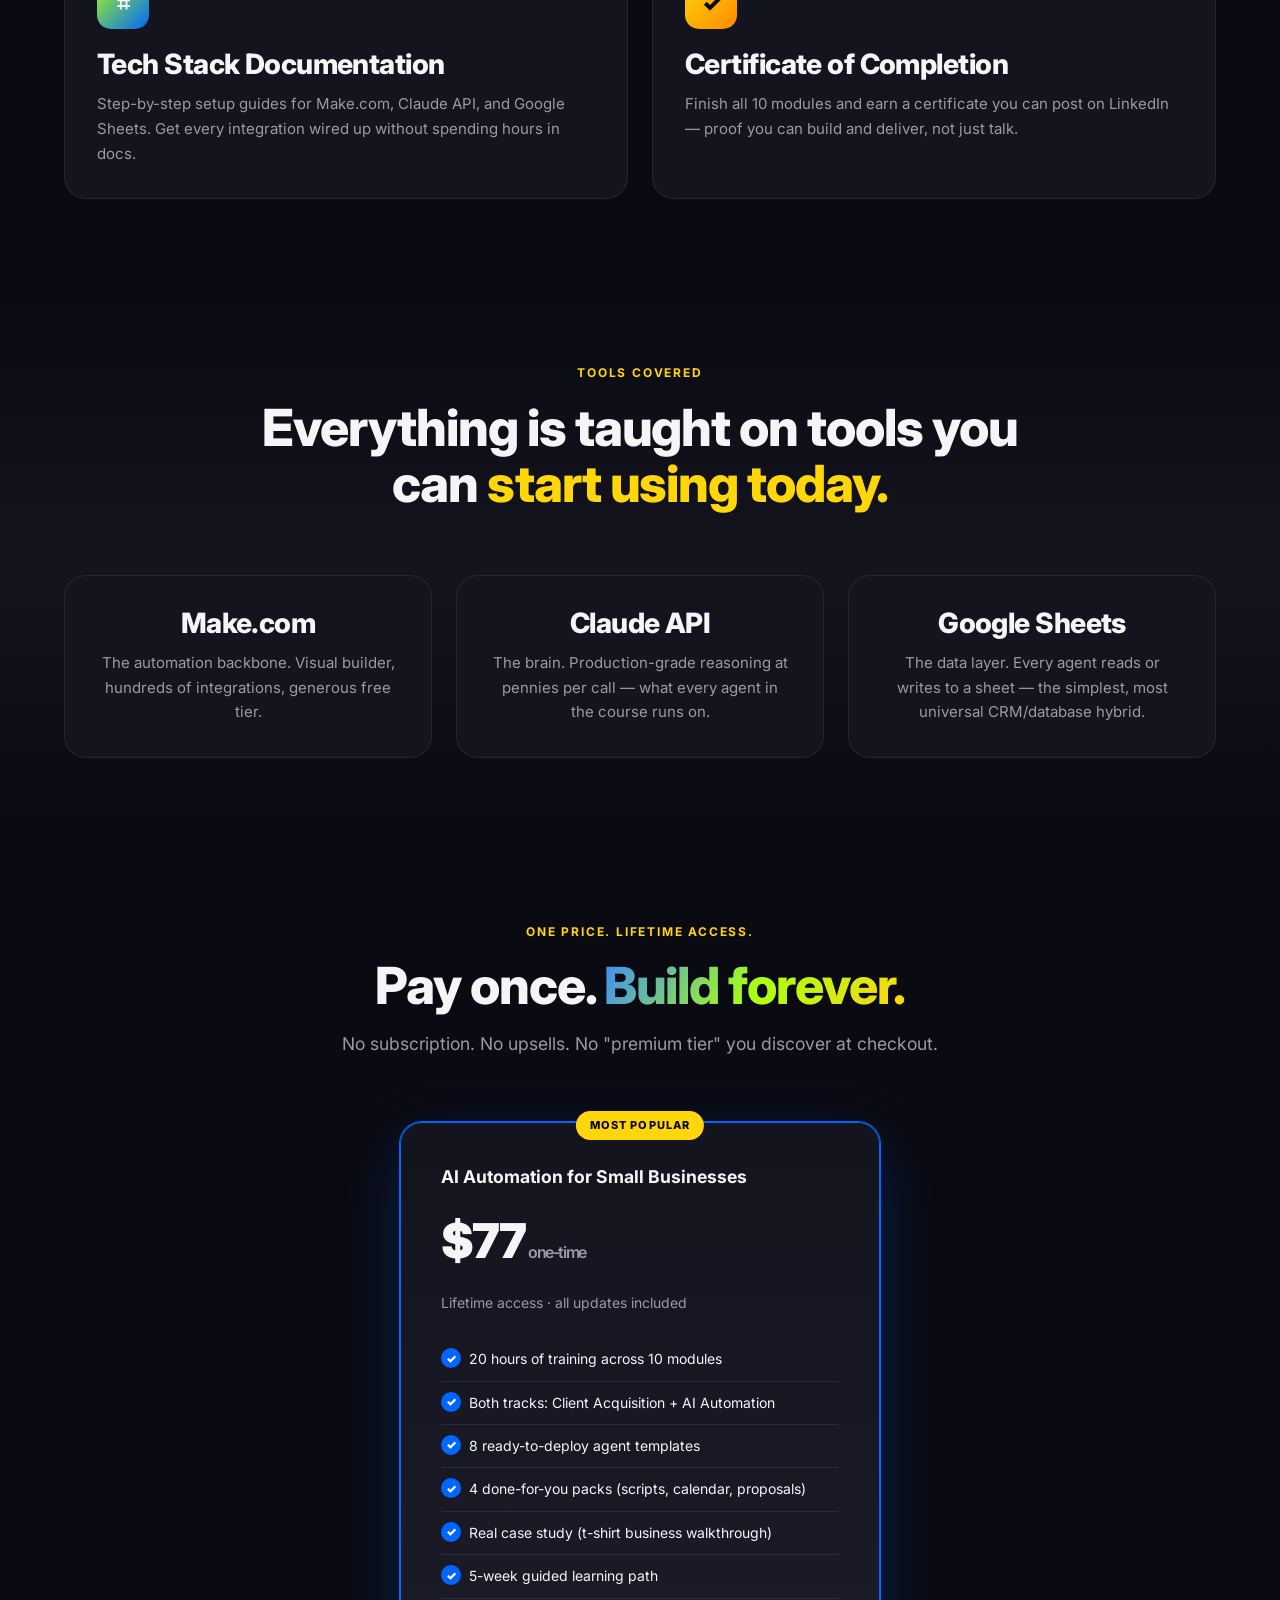
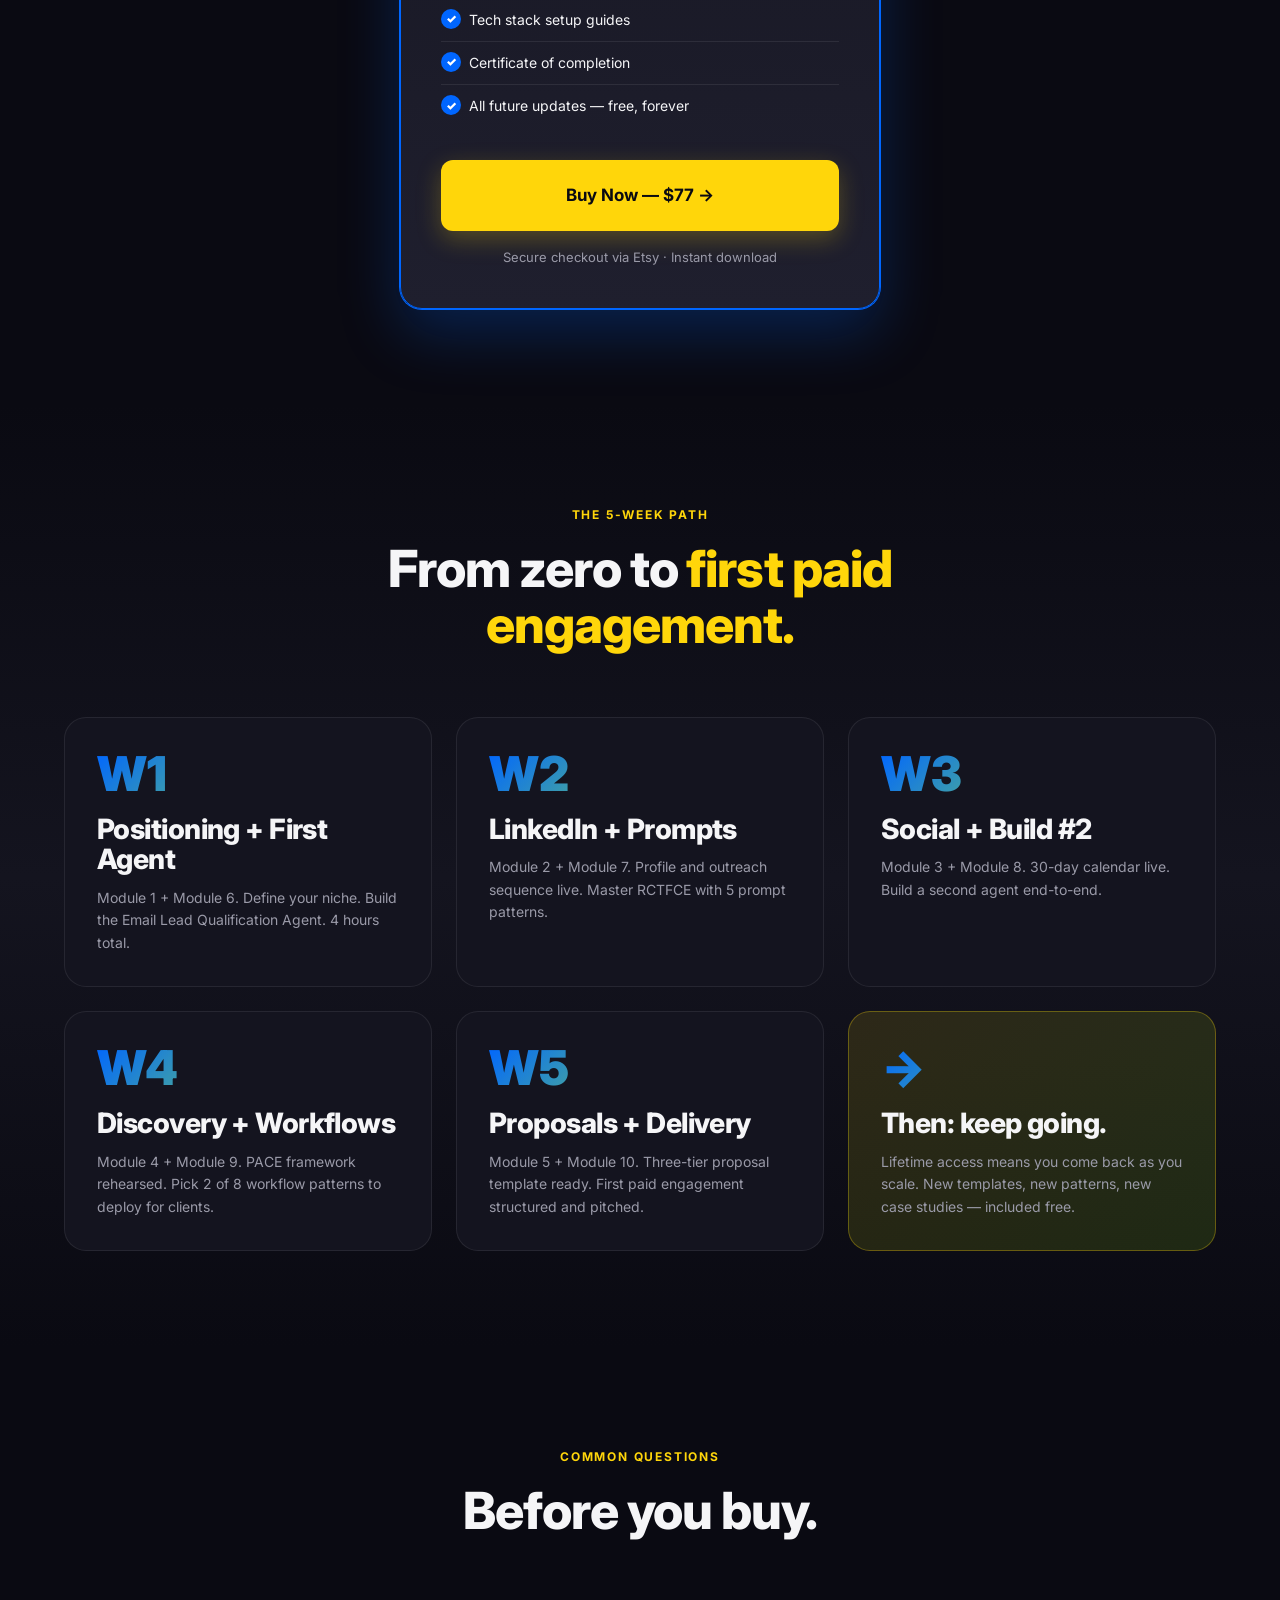
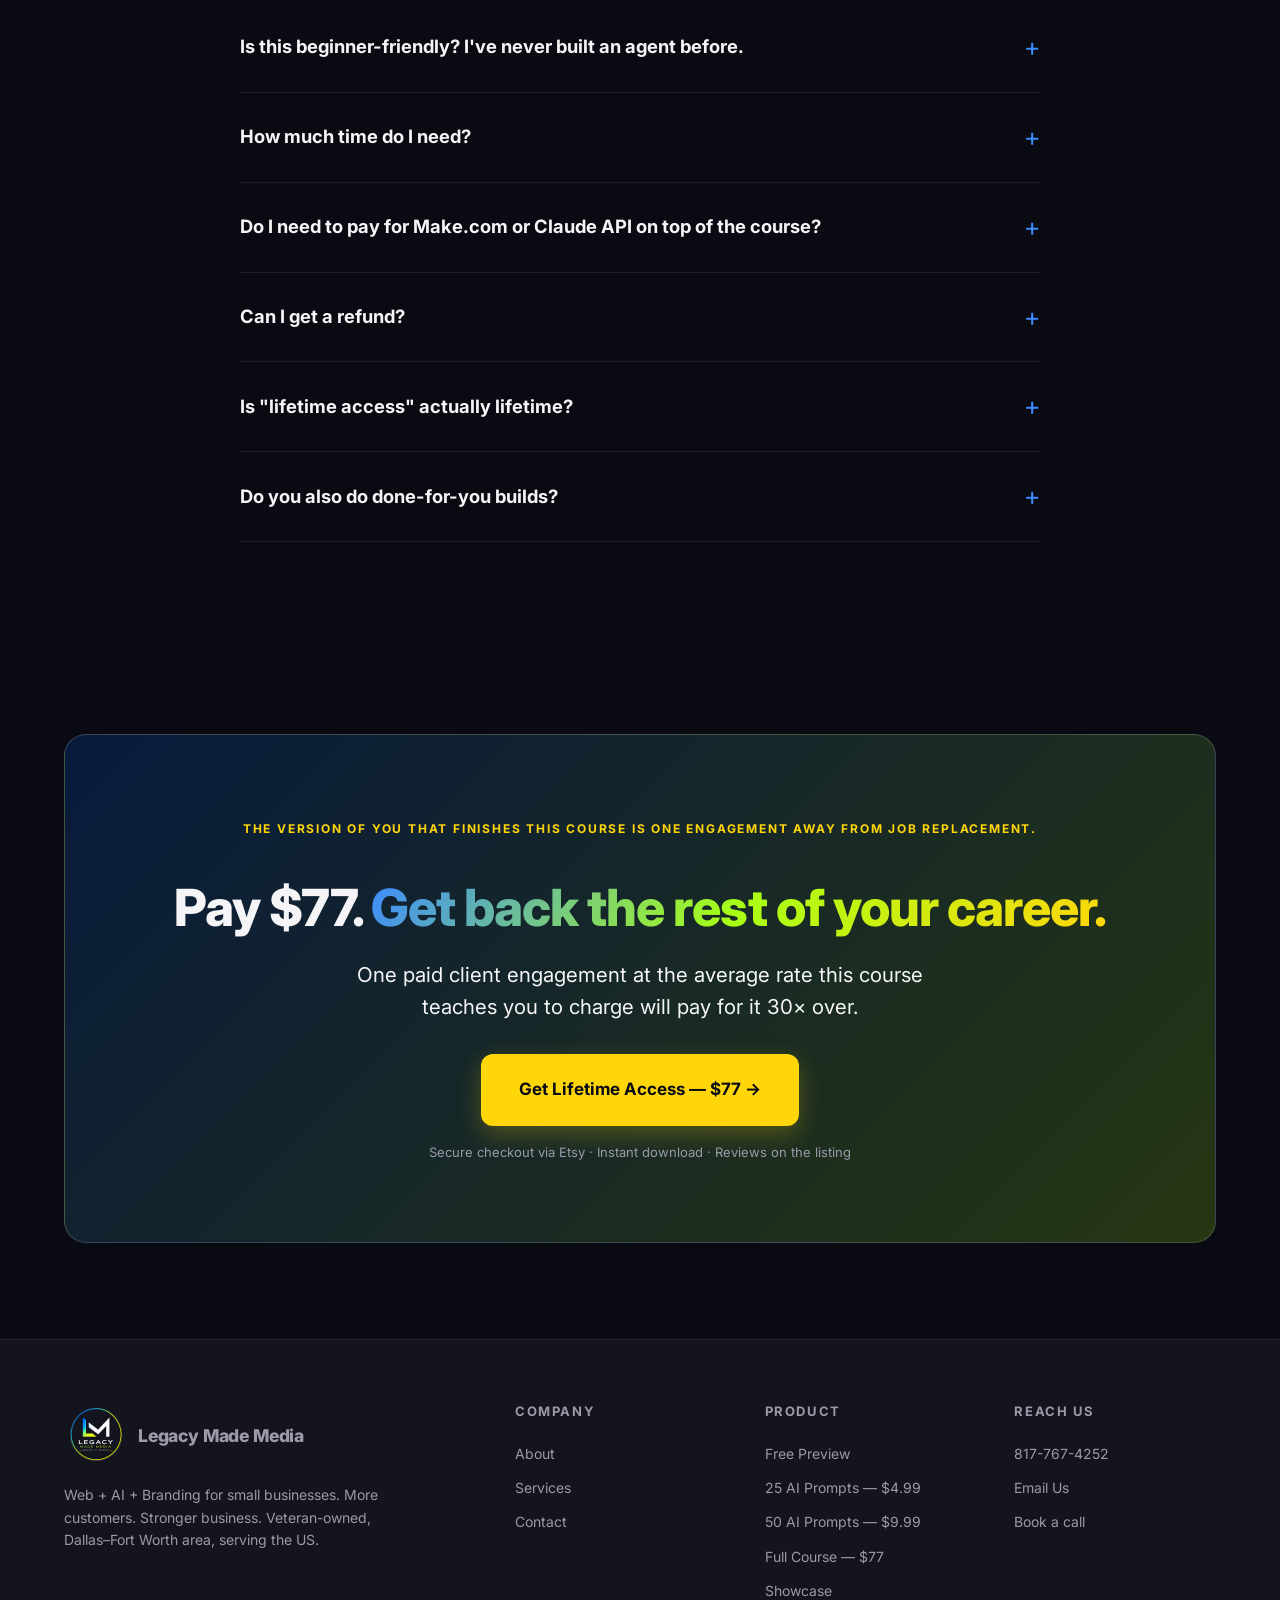
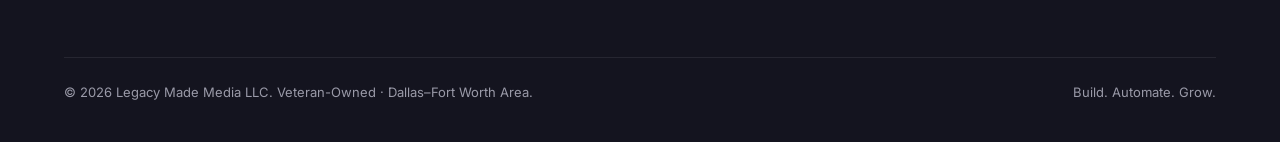
<file: course.html>
<!DOCTYPE html>
<html lang="en">
<head>
  <meta charset="UTF-8" />
  <meta name="viewport" content="width=device-width, initial-scale=1.0" />
  <title>AI Automation for Small Businesses — $77 Course | Legacy Made Media</title>
  <meta name="description" content="20-hour course teaching you to land clients and build AI agents. Two tracks, 10 modules, 8 ready-to-deploy agent templates, 4 done-for-you packs. $77 lifetime access." />

  <link rel="canonical" href="https://www.legacymademedia.net/course" />
  <link rel="icon" type="image/svg+xml" href="/assets/img/favicon.svg" />
  <link rel="alternate icon" href="/favicon.ico" />
  <link rel="apple-touch-icon" href="/assets/img/apple-touch-icon.png" />
  <meta name="theme-color" content="#0A0A12" />

  <meta property="og:type" content="website" />
  <meta property="og:site_name" content="Legacy Made Media" />
  <meta property="og:title" content="AI Automation for Small Businesses — $77 Course | Legacy Made Media" />
  <meta property="og:description" content="20-hour course teaching you to land clients and build AI agents. Two tracks, 10 modules, 8 ready-to-deploy agent templates, 4 done-for-you packs. $77 lifetime access." />
  <meta property="og:url" content="https://www.legacymademedia.net/course" />
  <meta property="og:image" content="https://www.legacymademedia.net/assets/img/og-default.png" />
  <meta property="og:image:width" content="1200" />
  <meta property="og:image:height" content="630" />
  <meta name="twitter:card" content="summary_large_image" />
  <meta name="twitter:title" content="AI Automation for Small Businesses — $77 Course | Legacy Made Media" />
  <meta name="twitter:description" content="20-hour course teaching you to land clients and build AI agents. Two tracks, 10 modules, 8 ready-to-deploy agent templates, 4 done-for-you packs. $77 lifetime access." />
  <meta name="twitter:image" content="https://www.legacymademedia.net/assets/img/og-default.png" />

  <link rel="preconnect" href="https://fonts.googleapis.com">
  <link rel="preconnect" href="https://fonts.gstatic.com" crossorigin>
  <link href="https://fonts.googleapis.com/css2?family=Inter:wght@400;500;600;700;800;900&display=swap" rel="stylesheet">
  <link rel="stylesheet" href="assets/css/styles.css" />
</head>
<body>

  <header class="nav">
    <div class="nav__inner">
      <a href="index.html" class="nav__logo">
        <img src="/assets/img/logo.png" alt="" class="nav__logo-mark" />
        Legacy Made Media
      </a>
      <button class="nav__hamburger" aria-label="Open menu" aria-expanded="false">☰</button>
      <ul class="nav__links">
        <li><a href="index.html">Home</a></li>
        <li><a href="services.html">Services</a></li>
        <li><a href="course.html">Course</a></li>
        <li><a href="cinematic.html">Showcase</a></li>
        <li><a href="about.html">About</a></li>
        <li><a href="https://www.etsy.com/listing/4489433334/ai-automation-course-for-small-business" target="_blank" rel="noopener" class="btn btn-accent btn-sm nav__cta">Buy ($77)</a></li>
      </ul>
    </div>
  </header>

  <!-- HERO -->
  <section class="hero">
    <div class="hero__bg"></div>
    <div class="hero__inner">
      <div class="hero__logo">
        <img src="/assets/img/logo.png" alt="Legacy Made Media" />
      </div>
      <div style="background: linear-gradient(135deg, #a8321f 0%, #d44a32 100%); color: #fff; padding: 12px 20px; border-radius: 8px; font-weight: 600; margin-bottom: 16px; font-size: 14px; display: inline-block; box-shadow: 0 4px 20px rgba(168,50,31,0.25);">
        🔥 LAUNCH WEEK — 25% off on Etsy through Friday, May 22 (today only $57.75)
      </div>
      <br/>
      <span class="badge badge--live">Lifetime access · One-time $77</span>
      <h1 class="hero__title mt-3">
        AI Automation<br/>
        <span class="gradient-text">for Small Businesses.</span>
      </h1>
      <p class="hero__sub lead">
        The 20-hour course that teaches you to <strong class="text-white">land clients</strong> and <strong class="text-white">build AI agents</strong> — same systems we install for our paid client engagements. Two tracks, 10 modules, 8 ready-to-deploy templates.
      </p>
      <div class="hero__ctas">
        <a href="https://www.etsy.com/listing/4489433334/ai-automation-course-for-small-business" target="_blank" rel="noopener" class="btn btn-accent btn-xl">Get Lifetime Access — $77</a>
        <a href="#what-you-get" class="btn btn-ghost btn-xl">See What's Inside</a>
      </div>
      <div style="display:flex; gap:12px; flex-wrap:wrap; justify-content:center; margin-top: 36px;">
        <span class="tag">20 hours of content</span>
        <span class="tag tag--yellow">2 tracks · 10 modules</span>
        <span class="tag tag--magenta">8 agent templates</span>
        <span class="tag">4 done-for-you packs</span>
        <span class="tag tag--yellow">5-week path</span>
      </div>
    </div>
  </section>

  <!-- WHO IT'S FOR -->
  <section class="section section--tinted">
    <div class="container">
      <div class="section-header">
        <span class="eyebrow">Who this is for</span>
        <h2 class="section-header__title">If you've been waiting for permission — <span class="text-yellow">this is it.</span></h2>
      </div>

      <div class="grid grid-3">
        <div class="card">
          <div class="card__icon card__icon--blue">◢</div>
          <h3 class="card__title">Service providers &amp; consultants</h3>
          <p class="card__desc">You already deliver real work — you just need a tighter client acquisition system. Track 1 fixes that. Track 2 adds AI delivery so you can scale without adding hours.</p>
        </div>
        <div class="card">
          <div class="card__icon card__icon--magenta">◆</div>
          <h3 class="card__title">Owners curious about AI agents</h3>
          <p class="card__desc">You've seen the demos. You don't know where to start. We start you with a 15-minute quick win, then walk you through your first production agent by the end of week one.</p>
        </div>
        <div class="card">
          <div class="card__icon card__icon--yellow">◉</div>
          <h3 class="card__title">Professionals shifting to AI workflows</h3>
          <p class="card__desc">You're tired of doing manual work that should be automated. We give you the templates, frameworks, and case studies to flip your whole stack — fast.</p>
        </div>
      </div>
    </div>
  </section>

  <!-- THE TWO TRACKS -->
  <section class="section" id="tracks">
    <div class="container">
      <div class="section-header">
        <span class="eyebrow">Course structure</span>
        <h2 class="section-header__title">Two parallel tracks. <span class="gradient-text">10 hours each.</span></h2>
        <p class="section-header__sub">Take them in any order. Or do the 5-week path that interleaves both — recommended for fastest results.</p>
      </div>

      <div class="grid grid-2">
        <!-- Track 1 -->
        <div class="card card--accent">
          <span class="tag mb-3" style="margin-bottom:16px;">Track 1 · 10 hours</span>
          <h3 class="card__title mt-2">Client Acquisition &amp; Brand Building</h3>
          <p class="card__desc mb-3">Stop guessing. Start booking. Build the funnel that turns strangers into discovery calls into signed proposals.</p>

          <ul class="card__list">
            <li><strong class="text-white">Module 1 · Positioning &amp; Niche</strong> <span class="text-dim" style="color:var(--text-dim); font-size:13px;">(2.0 hrs)</span><br/>
              <span style="color:var(--text-dim); font-size:13px;">Define your niche, craft positioning, build value propositions buyers respond to.</span>
            </li>
            <li><strong class="text-white">Module 2 · LinkedIn for Consulting</strong> <span style="color:var(--text-dim); font-size:13px;">(2.0 hrs)</span><br/>
              <span style="color:var(--text-dim); font-size:13px;">Profile optimization, content strategy, outreach sequences that book calls.</span>
            </li>
            <li><strong class="text-white">Module 3 · Social Media Authority</strong> <span style="color:var(--text-dim); font-size:13px;">(1.5 hrs)</span><br/>
              <span style="color:var(--text-dim); font-size:13px;">Platform selection, consistent branding, turn followers into qualified leads.</span>
            </li>
            <li><strong class="text-white">Module 4 · Discovery Calls</strong> <span style="color:var(--text-dim); font-size:13px;">(2.0 hrs)</span><br/>
              <span style="color:var(--text-dim); font-size:13px;">The <span class="text-yellow"><strong>PACE framework</strong></span> for diagnostic calls + objection handling.</span>
            </li>
            <li><strong class="text-white">Module 5 · Proposals That Close</strong> <span style="color:var(--text-dim); font-size:13px;">(1.5 hrs)</span><br/>
              <span style="color:var(--text-dim); font-size:13px;">Three-tier pricing, ROI framing, follow-up recovery for ghosted deals.</span>
            </li>
          </ul>
        </div>

        <!-- Track 2 -->
        <div class="card card--accent">
          <span class="tag tag--magenta mb-3" style="margin-bottom:16px;">Track 2 · 10 hours</span>
          <h3 class="card__title mt-2">AI Agents &amp; Automation</h3>
          <p class="card__desc mb-3">Stop trading hours for dollars. Build the systems that deliver client work in your sleep — and charge premium rates for the leverage.</p>

          <ul class="card__list">
            <li><strong class="text-white">Module 6 · AI Fundamentals</strong> <span style="color:var(--text-dim); font-size:13px;">(2.0 hrs)</span><br/>
              <span style="color:var(--text-dim); font-size:13px;">What agents actually are, how they work, where to spot opportunities.</span>
            </li>
            <li><strong class="text-white">Module 7 · Prompt Engineering</strong> <span style="color:var(--text-dim); font-size:13px;">(2.0 hrs)</span><br/>
              <span style="color:var(--text-dim); font-size:13px;">The <span class="text-yellow"><strong>RCTFCE framework</strong></span> + 5 core patterns for production-quality outputs.</span>
            </li>
            <li><strong class="text-white">Module 8 · Build Your First Agent</strong> <span style="color:var(--text-dim); font-size:13px;">(2.5 hrs)</span><br/>
              <span style="color:var(--text-dim); font-size:13px;">Email Lead Qualification Agent built end-to-end with Make.com + Claude API + Google Sheets.</span>
            </li>
            <li><strong class="text-white">Module 9 · Automation Workflows</strong> <span style="color:var(--text-dim); font-size:13px;">(2.0 hrs)</span><br/>
              <span style="color:var(--text-dim); font-size:13px;">8 core patterns + 5 client-ready workflows: daily briefings, support routers, lead scoring.</span>
            </li>
            <li><strong class="text-white">Module 10 · Delivering Results</strong> <span style="color:var(--text-dim); font-size:13px;">(1.5 hrs)</span><br/>
              <span style="color:var(--text-dim); font-size:13px;">Engagement structure, ROI proof, client training, upsells to recurring retainers.</span>
            </li>
          </ul>
        </div>
      </div>
    </div>
  </section>

  <!-- FRAMEWORKS -->
  <section class="section section--tinted">
    <div class="container">
      <div class="section-header">
        <span class="eyebrow">Frameworks you'll master</span>
        <h2 class="section-header__title">Repeatable systems. <span class="text-magenta">Not one-off tactics.</span></h2>
      </div>

      <div class="grid grid-3">
        <div class="card">
          <span class="tag tag--yellow mb-2">Discovery</span>
          <h3 class="card__title mt-2">PACE</h3>
          <p class="card__desc">A 4-stage discovery framework that turns cold calls into qualified, scoped, pre-sold opportunities — without sounding like a salesperson.</p>
        </div>
        <div class="card">
          <span class="tag tag--magenta mb-2">Prompting</span>
          <h3 class="card__title mt-2">RCTFCE</h3>
          <p class="card__desc">A 6-component prompt structure that produces production-quality output every time. Stops the "ChatGPT keeps giving me junk" problem cold.</p>
        </div>
        <div class="card">
          <span class="tag mb-2">Automation</span>
          <h3 class="card__title mt-2">8 Core Patterns</h3>
          <p class="card__desc">The eight repeatable automation shapes (router, classifier, summarizer, escalator, briefing, scorer, syncer, monitor) you'll use across every client build.</p>
        </div>
      </div>
    </div>
  </section>

  <!-- WHAT YOU GET -->
  <section class="section" id="what-you-get">
    <div class="container">
      <div class="section-header">
        <span class="eyebrow">What you actually get</span>
        <h2 class="section-header__title">More than a course. <span class="gradient-text">A working playbook.</span></h2>
        <p class="section-header__sub">Theory is cheap. We give you templates, scripts, and ready-to-deploy systems you can use Monday morning.</p>
      </div>

      <div class="grid grid-2">
        <div class="card card--accent">
          <div class="card__icon card__icon--blue">8</div>
          <h3 class="card__title">Skill Vault — 8 Agent Templates</h3>
          <p class="card__desc">Production-ready agents with full system prompts, build guides, and business cases. Deploy in 30 minutes each.</p>
          <ul class="card__list">
            <li>Email Lead Qualification Agent</li>
            <li>Daily Briefing Agent</li>
            <li>Support Ticket Router</li>
            <li>Sales Call Summarizer</li>
            <li>Content Repurposer</li>
            <li>Lead Scoring Agent</li>
            <li>Meeting Prep Agent</li>
            <li>Customer Insight Aggregator</li>
          </ul>
        </div>

        <div class="card card--accent">
          <div class="card__icon card__icon--magenta">4</div>
          <h3 class="card__title">Template Library — 4 Done-For-You Packs</h3>
          <p class="card__desc">Steal-and-deploy materials. Edit your name in, send. They work because they've been tested in the trenches.</p>
          <ul class="card__list">
            <li>LinkedIn outreach script library (12 sequences)</li>
            <li>Discovery call script (PACE-aligned, word-for-word)</li>
            <li>Proposal framework (3-tier with ROI math)</li>
            <li>30-day social media content calendar</li>
          </ul>
        </div>

        <div class="card card--accent">
          <div class="card__icon card__icon--yellow">★</div>
          <h3 class="card__title">Real Case Study — T-Shirt Business</h3>
          <p class="card__desc">A small apparel/print shop walked through end-to-end: where the leaks were, which agents got built, what changed, and the actual numbers. Not a generic example. A real one.</p>
        </div>

        <div class="card card--accent">
          <div class="card__icon card__icon--blue">↗</div>
          <h3 class="card__title">5-Week Recommended Path</h3>
          <p class="card__desc">Don't know where to start? Follow the path. Week 1 = positioning + first agent. Week 5 = pitching paid engagements. Hour-by-hour breakdown included.</p>
        </div>

        <div class="card card--accent">
          <div class="card__icon card__icon--magenta">⌗</div>
          <h3 class="card__title">Tech Stack Documentation</h3>
          <p class="card__desc">Step-by-step setup guides for Make.com, Claude API, and Google Sheets. Get every integration wired up without spending hours in docs.</p>
        </div>

        <div class="card card--accent">
          <div class="card__icon card__icon--yellow">✓</div>
          <h3 class="card__title">Certificate of Completion</h3>
          <p class="card__desc">Finish all 10 modules and earn a certificate you can post on LinkedIn — proof you can build and deliver, not just talk.</p>
        </div>
      </div>
    </div>
  </section>

  <!-- TOOLS -->
  <section class="section section--tight section--tinted">
    <div class="container">
      <div class="section-header">
        <span class="eyebrow">Tools covered</span>
        <h2 class="section-header__title">Everything is taught on tools you can <span class="text-yellow">start using today.</span></h2>
      </div>

      <div class="grid grid-3">
        <div class="card text-center">
          <h3 class="card__title text-blue">Make.com</h3>
          <p class="card__desc">The automation backbone. Visual builder, hundreds of integrations, generous free tier.</p>
        </div>
        <div class="card text-center">
          <h3 class="card__title text-magenta">Claude API</h3>
          <p class="card__desc">The brain. Production-grade reasoning at pennies per call — what every agent in the course runs on.</p>
        </div>
        <div class="card text-center">
          <h3 class="card__title text-yellow">Google Sheets</h3>
          <p class="card__desc">The data layer. Every agent reads or writes to a sheet — the simplest, most universal CRM/database hybrid.</p>
        </div>
      </div>
    </div>
  </section>

  <!-- PRICING CARD -->
  <section class="section" id="pricing">
    <div class="container">
      <div class="section-header">
        <span class="eyebrow">One price. Lifetime access.</span>
        <h2 class="section-header__title">Pay once. <span class="gradient-text">Build forever.</span></h2>
        <p class="section-header__sub">No subscription. No upsells. No "premium tier" you discover at checkout.</p>
      </div>

      <div style="max-width: 480px; margin: 0 auto;">
        <div class="price-card price-card--featured">
          <div class="price-card__name">AI Automation for Small Businesses</div>
          <div class="price-card__price">$77<small> one-time</small></div>
          <p class="price-card__desc">Lifetime access · all updates included</p>
          <ul class="price-card__features">
            <li>20 hours of training across 10 modules</li>
            <li>Both tracks: Client Acquisition + AI Automation</li>
            <li>8 ready-to-deploy agent templates</li>
            <li>4 done-for-you packs (scripts, calendar, proposals)</li>
            <li>Real case study (t-shirt business walkthrough)</li>
            <li>5-week guided learning path</li>
            <li>Tech stack setup guides</li>
            <li>Certificate of completion</li>
            <li>All future updates — free, forever</li>
          </ul>
          <a href="https://www.etsy.com/listing/4489433334/ai-automation-course-for-small-business" target="_blank" rel="noopener" class="btn btn-accent btn-xl" style="width:100%; justify-content:center;">Buy Now — $77 →</a>
          <p style="text-align:center; margin-top: 16px; font-size: 13px; color: var(--text-dim);">Secure checkout via Etsy · Instant download</p>
        </div>
      </div>
    </div>
  </section>

  <!-- 5-WEEK PATH -->
  <section class="section section--tinted">
    <div class="container">
      <div class="section-header">
        <span class="eyebrow">The 5-week path</span>
        <h2 class="section-header__title">From zero to <span class="text-yellow">first paid engagement.</span></h2>
      </div>

      <div class="grid grid-3">
        <div class="step">
          <div class="step__num">W1</div>
          <h3 class="step__title">Positioning + First Agent</h3>
          <p class="step__desc">Module 1 + Module 6. Define your niche. Build the Email Lead Qualification Agent. 4 hours total.</p>
        </div>
        <div class="step">
          <div class="step__num">W2</div>
          <h3 class="step__title">LinkedIn + Prompts</h3>
          <p class="step__desc">Module 2 + Module 7. Profile and outreach sequence live. Master RCTFCE with 5 prompt patterns.</p>
        </div>
        <div class="step">
          <div class="step__num">W3</div>
          <h3 class="step__title">Social + Build #2</h3>
          <p class="step__desc">Module 3 + Module 8. 30-day calendar live. Build a second agent end-to-end.</p>
        </div>
        <div class="step">
          <div class="step__num">W4</div>
          <h3 class="step__title">Discovery + Workflows</h3>
          <p class="step__desc">Module 4 + Module 9. PACE framework rehearsed. Pick 2 of 8 workflow patterns to deploy for clients.</p>
        </div>
        <div class="step">
          <div class="step__num">W5</div>
          <h3 class="step__title">Proposals + Delivery</h3>
          <p class="step__desc">Module 5 + Module 10. Three-tier proposal template ready. First paid engagement structured and pitched.</p>
        </div>
        <div class="step" style="background: linear-gradient(135deg, rgba(255,214,10,0.12) 0%, rgba(168,255,20,0.12) 100%); border-color: rgba(255,214,10,0.3);">
          <div class="step__num">→</div>
          <h3 class="step__title">Then: keep going.</h3>
          <p class="step__desc">Lifetime access means you come back as you scale. New templates, new patterns, new case studies — included free.</p>
        </div>
      </div>
    </div>
  </section>

  <!-- FAQ -->
  <section class="section">
    <div class="container">
      <div class="section-header">
        <span class="eyebrow">Common questions</span>
        <h2 class="section-header__title">Before you buy.</h2>
      </div>

      <div class="faq">
        <details class="faq__item">
          <summary class="faq__q">Is this beginner-friendly? I've never built an agent before.</summary>
          <div class="faq__a">Yes. Module 6 starts at "what is an agent" and Module 8 walks you through building one end-to-end. If you can use a spreadsheet, you can finish this course.</div>
        </details>
        <details class="faq__item">
          <summary class="faq__q">How much time do I need?</summary>
          <div class="faq__a">20 hours of content. The 5-week path expects ~4 hours per week. Most people finish in 4–6 weeks at a casual pace, faster if you binge.</div>
        </details>
        <details class="faq__item">
          <summary class="faq__q">Do I need to pay for Make.com or Claude API on top of the course?</summary>
          <div class="faq__a">Make.com has a generous free tier (1,000 operations/month) — enough to build everything in the course. Claude API runs at pennies per call; expect to spend $5–$15 total during the course at most.</div>
        </details>
        <details class="faq__item">
          <summary class="faq__q">Can I get a refund?</summary>
          <div class="faq__a">7-day no-questions-asked refund. If the course isn't for you, email <a href="mailto:contact@legacymademedia.net">contact@legacymademedia.net</a> within a week and you're done.</div>
        </details>
        <details class="faq__item">
          <summary class="faq__q">Is "lifetime access" actually lifetime?</summary>
          <div class="faq__a">Yes — for the lifetime of the course. We update it as the field evolves (new tools, new patterns, new case studies). You get every update for free, forever, on the same login.</div>
        </details>
        <details class="faq__item">
          <summary class="faq__q">Do you also do done-for-you builds?</summary>
          <div class="faq__a">Yes — that's the agency side. <a href="services.html">See services →</a> Most students take the course first, then refer clients to us when the build is bigger than they want to handle.</div>
        </details>
      </div>
    </div>
  </section>

  <!-- FINAL CTA -->
  <section class="section">
    <div class="container">
      <div class="card text-center" style="padding: 80px 32px; background: linear-gradient(135deg, rgba(0,102,255,0.18) 0%, rgba(168,255,20,0.18) 100%); border-color: rgba(255,255,255,0.18);">
        <span class="eyebrow">The version of you that finishes this course is one engagement away from job replacement.</span>
        <h2 class="mb-3 mt-3">Pay $77. <span class="gradient-text">Get back the rest of your career.</span></h2>
        <p class="lead mb-4" style="max-width: 640px; margin-left:auto; margin-right:auto;">
          One paid client engagement at the average rate this course teaches you to charge will pay for it 30× over.
        </p>
        <a href="https://www.etsy.com/listing/4489433334/ai-automation-course-for-small-business" target="_blank" rel="noopener" class="btn btn-accent btn-xl">Get Lifetime Access — $77 →</a>
        <p style="margin-top: 16px; font-size: 13px; color: var(--text-dim);">Secure checkout via Etsy · Instant download · Reviews on the listing</p>
      </div>
    </div>
  </section>

  <footer class="footer">
    <div class="container">
      <div class="footer__grid">
        <div class="footer__col">
          <a href="index.html" class="nav__logo" style="margin-bottom: 16px; display:inline-flex;">
            <img src="/assets/img/logo.png" alt="" class="nav__logo-mark" />
            Legacy Made Media
          </a>
          <p class="footer__brand">Web + AI + Branding for small businesses. More customers. Stronger business. Veteran-owned, Dallas–Fort Worth area, serving the US.</p>
        </div>
        <div class="footer__col">
          <h4>Company</h4>
          <ul>
            <li><a href="about.html">About</a></li>
            <li><a href="services.html">Services</a></li>
            <li><a href="contact.html">Contact</a></li>
          </ul>
        </div>
        <div class="footer__col">
          <h4>Product</h4>
          <ul>
            <li><a href="free-prompts.html">Free Preview</a></li>
            <li><a href="index.html#ai-ladder">25 AI Prompts — $4.99</a></li>
            <li><a href="index.html#ai-ladder">50 AI Prompts — $9.99</a></li>
            <li><a href="course.html">Full Course — $77</a></li>
            <li><a href="cinematic.html">Showcase</a></li>
          </ul>
        </div>
        <div class="footer__col">
          <h4>Reach Us</h4>
          <ul>
            <li><a href="tel:+18177674252">817-767-4252</a></li>
            <li><a href="mailto:contact@legacymademedia.net">Email Us</a></li>
            <li><a href="contact.html">Book a call</a></li>
          </ul>
        </div>
      </div>
      <div class="footer__bottom">
        <span>© 2026 Legacy Made Media LLC. Veteran-Owned · Dallas–Fort Worth Area.</span>
        <span>Build. Automate. Grow.</span>
      </div>
    </div>
  </footer>

  <script src="assets/js/main.js"></script>
  <!-- LeadConnector chat widget — A2P 10DLC opt-in capture -->
  <script src="https://widgets.leadconnectorhq.com/loader.js" data-resources-url="https://widgets.leadconnectorhq.com/chat-widget/loader.js" data-widget-id="6a07b8d30d644480b24b1e5e" data-source="WEB_USER"></script>
</body>
</html>
</file>
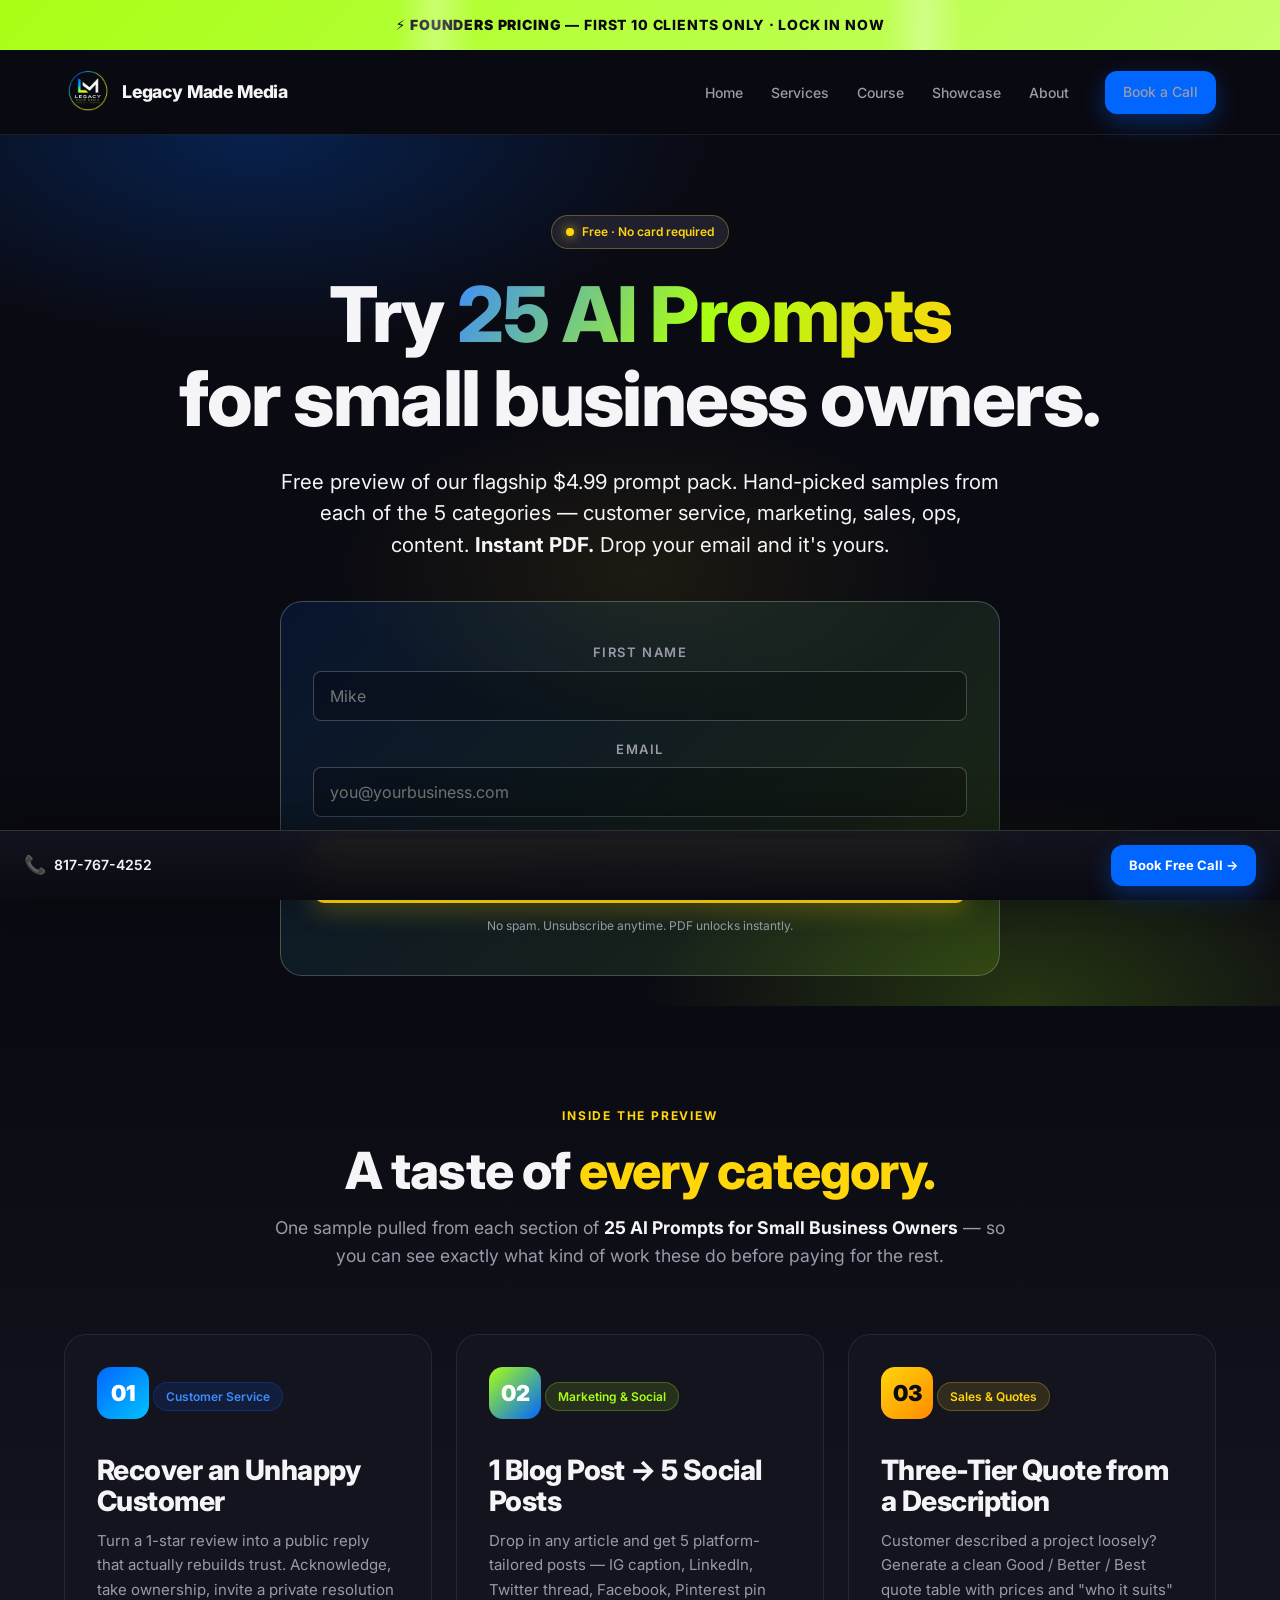
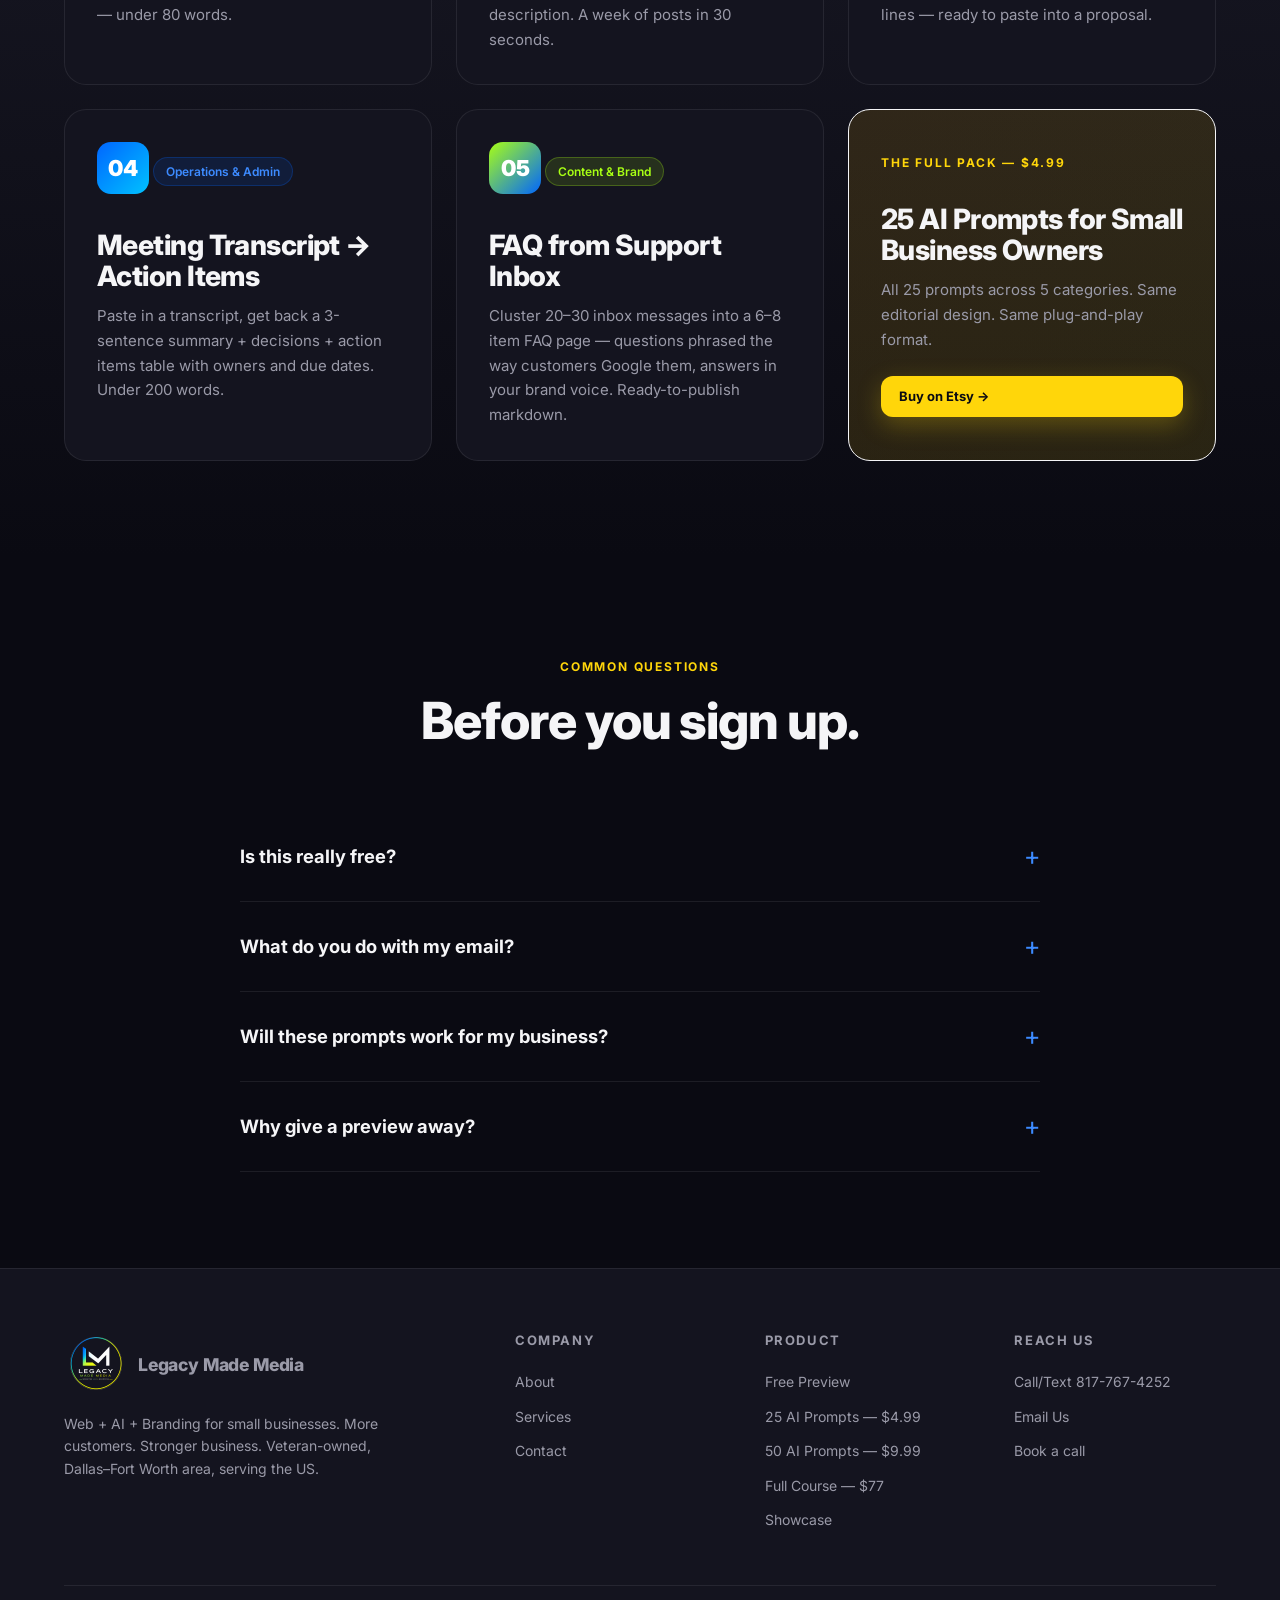
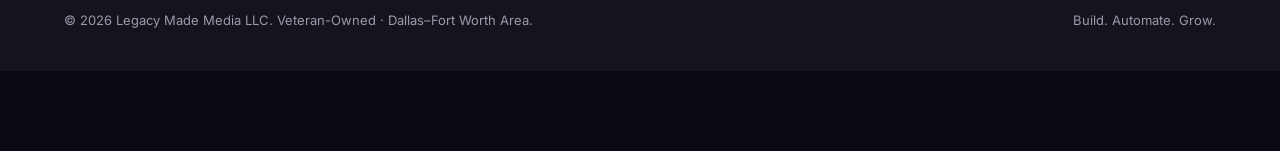
<file: free-prompts.html>
<!DOCTYPE html>
<html lang="en">
<head>
  <meta charset="UTF-8" />
  <meta name="viewport" content="width=device-width, initial-scale=1.0" />
  <title>Free Preview: 25 AI Prompts for Small Business Owners | Legacy Made Media</title>
  <meta name="description" content="Free preview of 25 AI Prompts for Small Business Owners. Samples pulled from each category — customer service, marketing, sales, ops, content. Email-only opt-in. Instant PDF." />

  <link rel="canonical" href="https://www.legacymademedia.net/free-prompts" />
  <link rel="icon" type="image/svg+xml" href="/assets/img/favicon.svg" />
  <link rel="alternate icon" href="/favicon.ico" />
  <link rel="apple-touch-icon" href="/assets/img/apple-touch-icon.png" />
  <meta name="theme-color" content="#0A0A12" />

  <meta property="og:type" content="website" />
  <meta property="og:site_name" content="Legacy Made Media" />
  <meta property="og:title" content="Free Preview: 25 AI Prompts for Small Business Owners | Legacy Made Media" />
  <meta property="og:description" content="Free preview of 25 AI Prompts for Small Business Owners. Samples from each category — customer service, marketing, sales, ops, content. Instant PDF after email opt-in." />
  <meta property="og:url" content="https://www.legacymademedia.net/free-prompts" />
  <meta property="og:image" content="https://www.legacymademedia.net/assets/img/og-default.png" />
  <meta property="og:image:width" content="1200" />
  <meta property="og:image:height" content="630" />
  <meta name="twitter:card" content="summary_large_image" />
  <meta name="twitter:title" content="Free Preview: 25 AI Prompts for Small Business Owners | Legacy Made Media" />
  <meta name="twitter:description" content="Free preview of 25 AI Prompts for Small Business Owners. Samples from each category — customer service, marketing, sales, ops, content. Instant PDF." />
  <meta name="twitter:image" content="https://www.legacymademedia.net/assets/img/og-default.png" />

  <link rel="preconnect" href="https://fonts.googleapis.com">
  <link rel="preconnect" href="https://fonts.gstatic.com" crossorigin>
  <link href="https://fonts.googleapis.com/css2?family=Inter:wght@400;500;600;700;800;900&display=swap" rel="stylesheet">
  <link rel="stylesheet" href="assets/css/styles.css" />
</head>
<body data-sticky="true">

  <div class="founders-ribbon">⚡ <strong>Founders Pricing</strong> — First 10 Clients Only · Lock In Now</div>

  <header class="nav">
    <div class="nav__inner">
      <a href="index.html" class="nav__logo">
        <img src="/assets/img/logo.png" alt="" class="nav__logo-mark" />
        Legacy Made Media
      </a>
      <button class="nav__hamburger" aria-label="Open menu" aria-expanded="false">☰</button>
      <ul class="nav__links">
        <li><a href="index.html">Home</a></li>
        <li><a href="services.html">Services</a></li>
        <li><a href="course.html">Course</a></li>
        <li><a href="cinematic.html">Showcase</a></li>
        <li><a href="about.html">About</a></li>
        <li><a href="contact.html" class="btn btn-primary btn-sm nav__cta">Book a Call</a></li>
      </ul>
    </div>
  </header>

  <!-- HERO -->
  <section class="hero" style="padding: 80px 0 30px;">
    <div class="hero__bg"></div>
    <div class="hero__inner">
      <span class="badge badge--live">Free · No card required</span>
      <h1 class="hero__title mt-3">
        Try <span class="gradient-text">25 AI Prompts</span><br/>for small business owners.
      </h1>
      <p class="hero__sub lead">
        Free preview of our flagship $4.99 prompt pack. Hand-picked samples from each of the 5 categories — customer service, marketing, sales, ops, content. <strong class="text-white">Instant PDF.</strong> Drop your email and it's yours.
      </p>

      <!-- LEAD CAPTURE FORM -->
      <div class="grid grid-2" style="max-width: 720px; margin: 40px auto 0; align-items:start;">
        <div class="card card--accent" style="padding: 40px 32px; background: linear-gradient(135deg, rgba(0,102,255,0.12) 0%, rgba(168,255,20,0.12) 100%); border-color: rgba(255,255,255,0.22); grid-column: 1 / -1;">

          <!-- Form submits to Web3Forms (free tier, 250 submissions/mo, unlimited
               on paid). Notification emails go to contact@legacymademedia.net.
               Plan: pipe submissions → GHL contact create via a custom Vercel
               serverless function for CRM sync (later). -->

          <form id="lm-leadform" action="https://api.web3forms.com/submit" method="POST" onsubmit="return handleSubmit(event)">
            <input type="hidden" name="access_key" value="1acdb01f-86da-4d16-8674-ee1608559893" />
            <input type="hidden" name="subject" value="New LMM Free Preview Lead" />
            <input type="hidden" name="from_name" value="LMM Lead Capture" />
            <input type="hidden" name="source" value="legacymademedia.net/free-prompts" />
            <input type="checkbox" name="botcheck" style="display:none !important;" tabindex="-1" autocomplete="off" />
            <div style="margin-bottom: 18px;">
              <label for="first_name" style="display:block; font-size:13px; font-weight:600; color:var(--text-dim); margin-bottom:8px; text-transform:uppercase; letter-spacing:0.12em;">First name</label>
              <input type="text" id="first_name" name="first_name" required placeholder="Mike"
                style="width:100%; padding:14px 16px; border:1px solid rgba(255,255,255,0.22); background:rgba(0,0,0,0.25); color:#fff; border-radius:8px; font-size:16px; font-family:inherit;" />
            </div>
            <div style="margin-bottom: 22px;">
              <label for="email" style="display:block; font-size:13px; font-weight:600; color:var(--text-dim); margin-bottom:8px; text-transform:uppercase; letter-spacing:0.12em;">Email</label>
              <input type="email" id="email" name="email" required placeholder="you@yourbusiness.com"
                style="width:100%; padding:14px 16px; border:1px solid rgba(255,255,255,0.22); background:rgba(0,0,0,0.25); color:#fff; border-radius:8px; font-size:16px; font-family:inherit;" />
            </div>
            <button id="lm-submit-btn" type="submit" class="btn btn-accent btn-xl" style="width:100%; justify-content:center;">Send Me the Free Preview →</button>
            <p style="margin-top: 14px; font-size: 12px; color: var(--text-dim); text-align:center; line-height: 1.5;">
              No spam. Unsubscribe anytime. PDF unlocks instantly.
            </p>
          </form>

          <!-- Success state — appears in place of the form after submit -->
          <div id="lm-success" style="display:none; text-align:center; padding: 10px 0;">
            <div style="font-size:64px; line-height:1; margin-bottom: 16px;">✓</div>
            <h3 class="card__title" style="margin-bottom: 12px;">You're in — your preview is ready.</h3>
            <p class="card__desc mb-3" style="margin-bottom: 24px;">Click below to download. We'll send occasional updates, never spam.</p>
            <a href="/assets/files/Free-Preview-25-AI-Prompts.pdf" download class="btn btn-accent btn-xl" style="width:100%; justify-content:center; font-size: 18px;">⬇ Download the PDF</a>
            <p style="margin-top: 14px; font-size: 12px; color: var(--text-dim);">Free-Preview-25-AI-Prompts.pdf · 468 KB</p>
          </div>

        </div>
      </div>
    </div>
  </section>

  <!-- WHAT'S INSIDE -->
  <section class="section section--tinted" id="whats-inside">
    <div class="container">
      <div class="section-header">
        <span class="eyebrow">Inside the preview</span>
        <h2 class="section-header__title">A taste of <span class="text-yellow">every category.</span></h2>
        <p class="section-header__sub">One sample pulled from each section of <strong class="text-white">25 AI Prompts for Small Business Owners</strong> — so you can see exactly what kind of work these do before paying for the rest.</p>
      </div>

      <div class="grid grid-3" style="gap: 24px;">
        <div class="card">
          <div class="card__icon card__icon--blue">01</div>
          <span class="tag mb-2">Customer Service</span>
          <h3 class="card__title mt-2">Recover an Unhappy Customer</h3>
          <p class="card__desc">Turn a 1-star review into a public reply that actually rebuilds trust. Acknowledge, take ownership, invite a private resolution — under 80 words.</p>
        </div>
        <div class="card">
          <div class="card__icon card__icon--magenta">02</div>
          <span class="tag tag--magenta mb-2">Marketing & Social</span>
          <h3 class="card__title mt-2">1 Blog Post → 5 Social Posts</h3>
          <p class="card__desc">Drop in any article and get 5 platform-tailored posts — IG caption, LinkedIn, Twitter thread, Facebook, Pinterest pin description. A week of posts in 30 seconds.</p>
        </div>
        <div class="card">
          <div class="card__icon card__icon--yellow">03</div>
          <span class="tag tag--yellow mb-2">Sales & Quotes</span>
          <h3 class="card__title mt-2">Three-Tier Quote from a Description</h3>
          <p class="card__desc">Customer described a project loosely? Generate a clean Good / Better / Best quote table with prices and "who it suits" lines — ready to paste into a proposal.</p>
        </div>
        <div class="card">
          <div class="card__icon card__icon--blue">04</div>
          <span class="tag mb-2">Operations & Admin</span>
          <h3 class="card__title mt-2">Meeting Transcript → Action Items</h3>
          <p class="card__desc">Paste in a transcript, get back a 3-sentence summary + decisions + action items table with owners and due dates. Under 200 words.</p>
        </div>
        <div class="card">
          <div class="card__icon card__icon--magenta">05</div>
          <span class="tag tag--magenta mb-2">Content & Brand</span>
          <h3 class="card__title mt-2">FAQ from Support Inbox</h3>
          <p class="card__desc">Cluster 20–30 inbox messages into a 6–8 item FAQ page — questions phrased the way customers Google them, answers in your brand voice. Ready-to-publish markdown.</p>
        </div>
        <div class="card" style="background: linear-gradient(135deg, rgba(184,134,11,0.18) 0%, rgba(255,214,10,0.12) 100%); border-color: var(--gold); display:flex; flex-direction:column; justify-content:center;">
          <span class="eyebrow">The full pack — $4.99</span>
          <h3 class="card__title mt-2">25 AI Prompts for Small Business Owners</h3>
          <p class="card__desc mb-3">All 25 prompts across 5 categories. Same editorial design. Same plug-and-play format.</p>
          <a href="https://www.etsy.com/listing/4506387476/25-ai-prompts-for-small-business-owners" target="_blank" rel="noopener" class="btn btn-accent btn-sm">Buy on Etsy →</a>
        </div>
      </div>
    </div>
  </section>

  <!-- FAQ -->
  <section class="section">
    <div class="container">
      <div class="section-header">
        <span class="eyebrow">Common questions</span>
        <h2 class="section-header__title">Before you sign up.</h2>
      </div>

      <div class="faq" style="max-width: 800px; margin: 0 auto;">
        <details class="faq__item">
          <summary class="faq__q">Is this really free?</summary>
          <div class="faq__a">Yes. No card, no trial, no upsell wall. Drop your email and the PDF is in your inbox in under a minute.</div>
        </details>
        <details class="faq__item">
          <summary class="faq__q">What do you do with my email?</summary>
          <div class="faq__a">Send you the PDF. After that, occasional emails about new AI tools, prompt updates, and our $4.99–$77 product ladder. Unsubscribe anytime, one click, no hard feelings.</div>
        </details>
        <details class="faq__item">
          <summary class="faq__q">Will these prompts work for my business?</summary>
          <div class="faq__a">If you run a small business — service, product, freelance, agency — yes. The samples use [BRACKETED] fields so you fill in your business type, niche, and details. They're not industry-specific.</div>
        </details>
        <details class="faq__item">
          <summary class="faq__q">Why give a preview away?</summary>
          <div class="faq__a">Because the best way to prove the $4.99 pack is worth $4.99 is to let you try the work for free first. If the preview saves you an hour this week, the full 25 will save you a Sunday.</div>
        </details>
      </div>
    </div>
  </section>

  <!-- FOOTER -->
  <footer class="footer">
    <div class="container">
      <div class="footer__grid">
        <div class="footer__col">
          <a href="index.html" class="nav__logo" style="margin-bottom: 16px; display:inline-flex;">
            <img src="/assets/img/logo.png" alt="" class="nav__logo-mark" />
            Legacy Made Media
          </a>
          <p class="footer__brand">Web + AI + Branding for small businesses. More customers. Stronger business. Veteran-owned, Dallas–Fort Worth area, serving the US.</p>
        </div>
        <div class="footer__col">
          <h4>Company</h4>
          <ul>
            <li><a href="about.html">About</a></li>
            <li><a href="services.html">Services</a></li>
            <li><a href="contact.html">Contact</a></li>
          </ul>
        </div>
        <div class="footer__col">
          <h4>Product</h4>
          <ul>
            <li><a href="free-prompts.html">Free Preview</a></li>
            <li><a href="index.html#ai-ladder">25 AI Prompts — $4.99</a></li>
            <li><a href="index.html#ai-ladder">50 AI Prompts — $9.99</a></li>
            <li><a href="course.html">Full Course — $77</a></li>
            <li><a href="cinematic.html">Showcase</a></li>
          </ul>
        </div>
        <div class="footer__col">
          <h4>Reach Us</h4>
          <ul>
            <li><a href="tel:+18177674252">Call/Text 817-767-4252</a></li>
            <li><a href="mailto:contact@legacymademedia.net">Email Us</a></li>
            <li><a href="contact.html">Book a call</a></li>
          </ul>
        </div>
      </div>
      <div class="footer__bottom">
        <span>© 2026 Legacy Made Media LLC. Veteran-Owned · Dallas–Fort Worth Area.</span>
        <span>Build. Automate. Grow.</span>
      </div>
    </div>
  </footer>

  <div class="sticky-cta">
    <a href="tel:+18177674252" class="sticky-cta__phone"><span>817-767-4252</span></a>
    <a href="contact.html" class="btn btn-primary btn-sm">Book Free Call →</a>
  </div>

  <script>
    function handleSubmit(e) {
      e.preventDefault();
      const form = document.getElementById('lm-leadform');
      const btn = document.getElementById('lm-submit-btn');
      const success = document.getElementById('lm-success');

      btn.disabled = true;
      btn.textContent = 'Sending...';

      const formData = new FormData(form);

      fetch(form.action, {
        method: 'POST',
        headers: { 'Accept': 'application/json' },  // Formspree returns JSON instead of redirecting
        body: formData,
      }).then(res => {
        if (res.ok) {
          form.style.display = 'none';
          success.style.display = 'block';
        } else {
          btn.disabled = false;
          btn.textContent = 'Send Me the Free Preview →';
          alert('Hmm — something went wrong. Email contact@legacymademedia.net and we\'ll send the PDF manually.');
        }
      }).catch(() => {
        btn.disabled = false;
        btn.textContent = 'Send Me the Free Preview →';
        alert('Network error. Email contact@legacymademedia.net and we\'ll send the PDF manually.');
      });

      return false;
    }
  </script>
  <script src="assets/js/main.js"></script>
  <!-- LeadConnector chat widget — A2P 10DLC opt-in capture -->
  <script src="https://widgets.leadconnectorhq.com/loader.js" data-resources-url="https://widgets.leadconnectorhq.com/chat-widget/loader.js" data-widget-id="6a07b8d30d644480b24b1e5e" data-source="WEB_USER"></script>
</body>
</html>
</file>
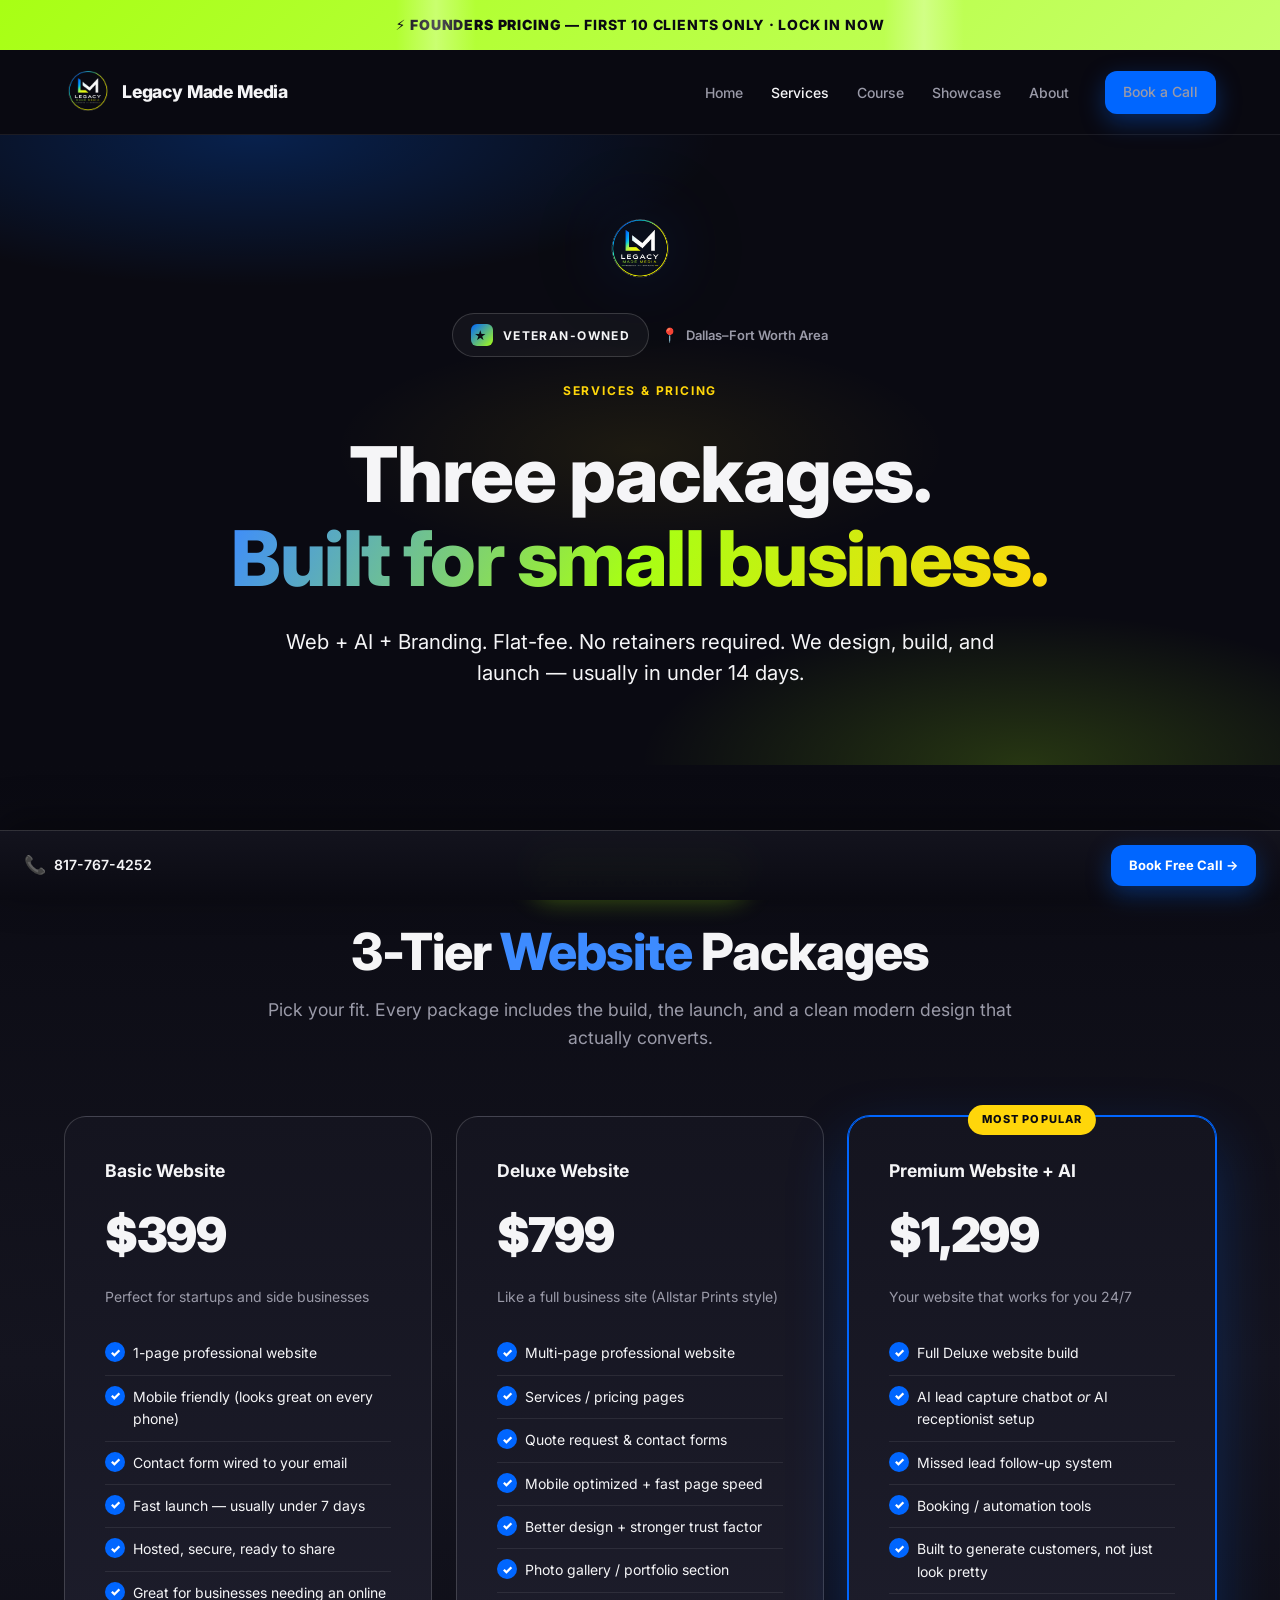
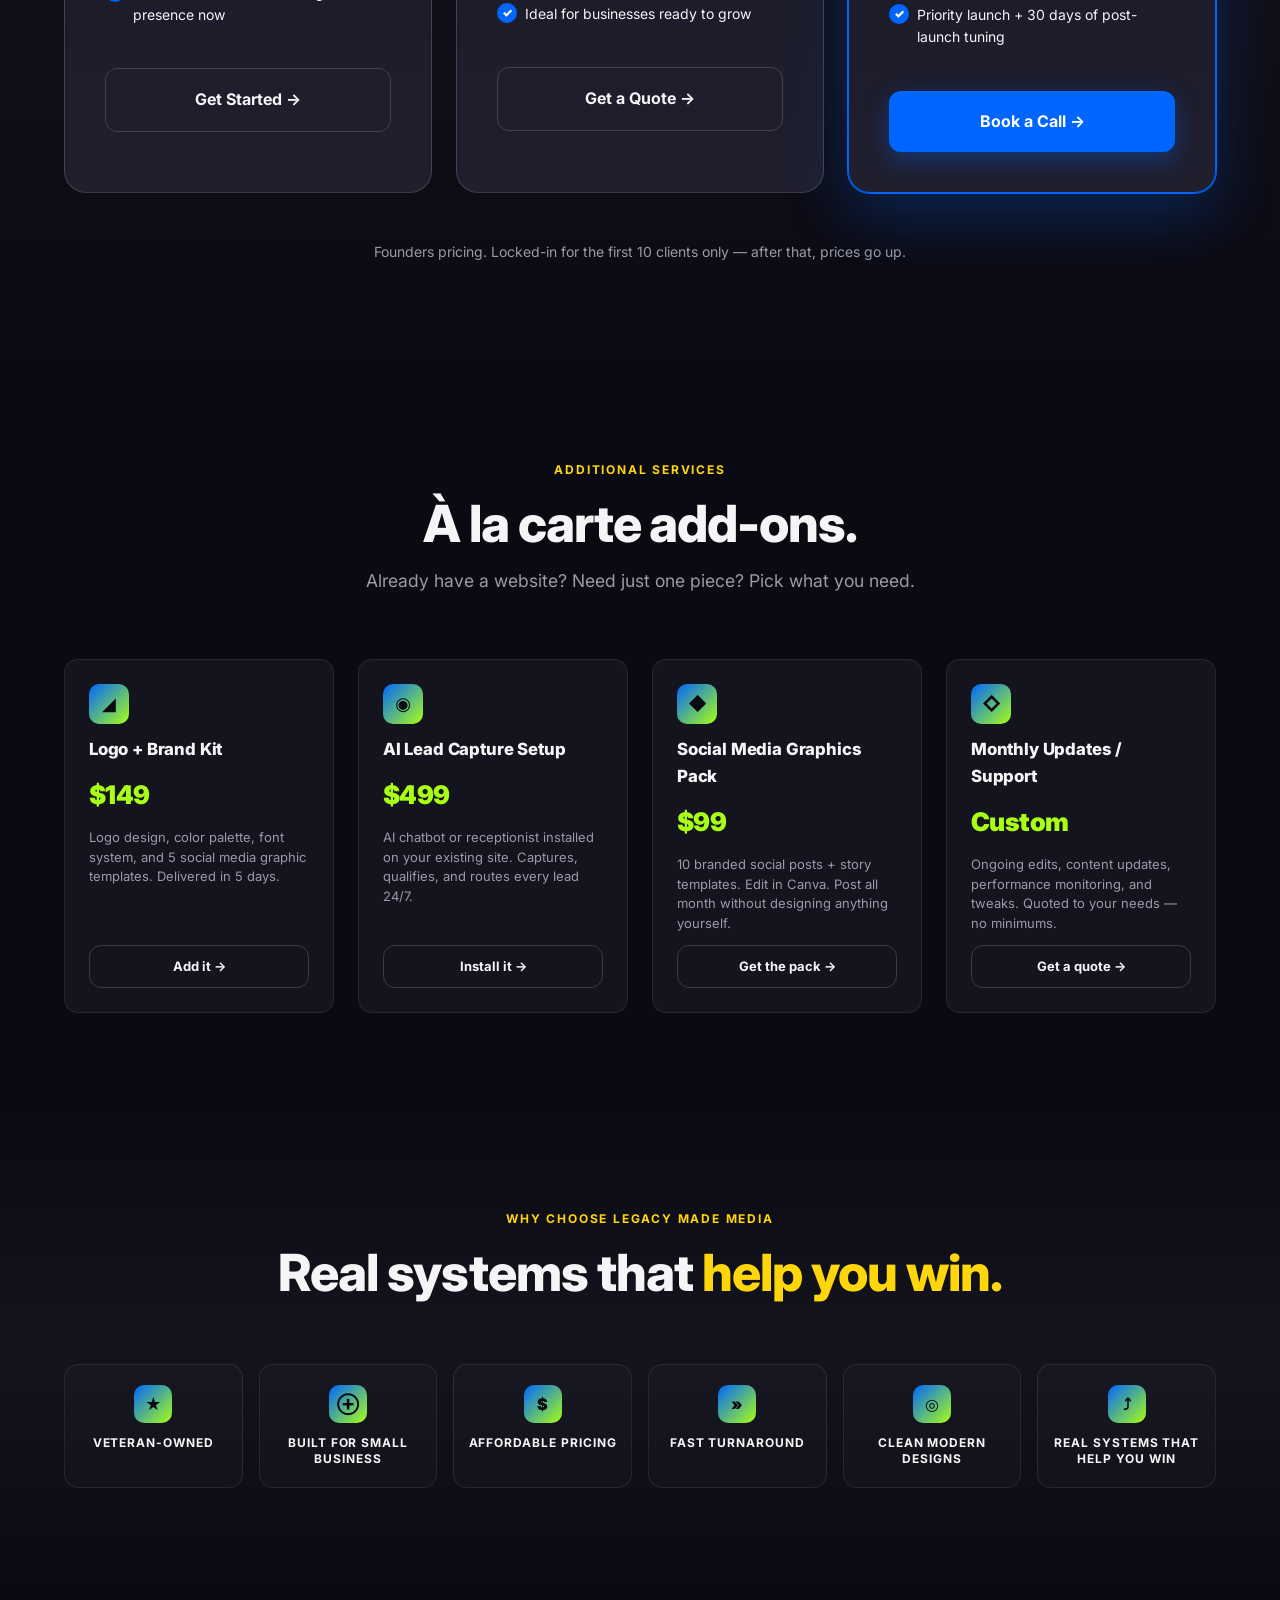
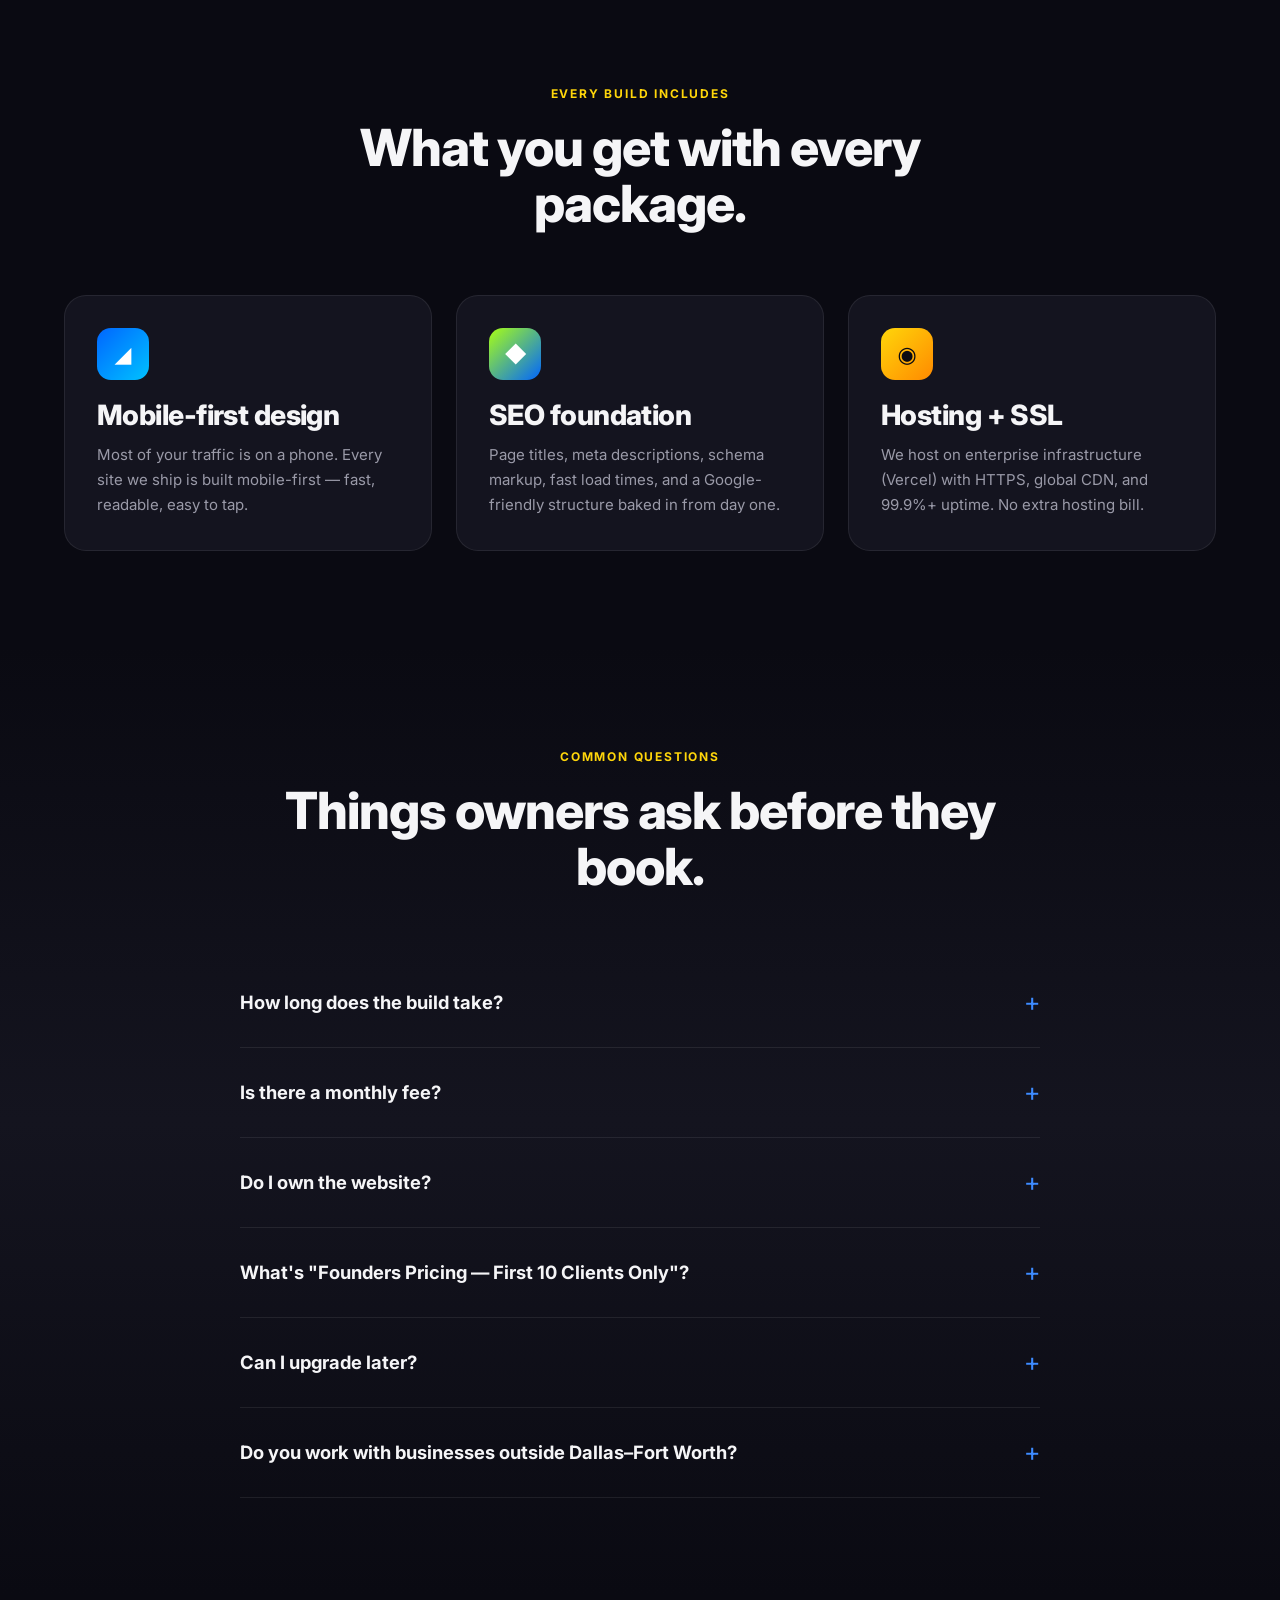
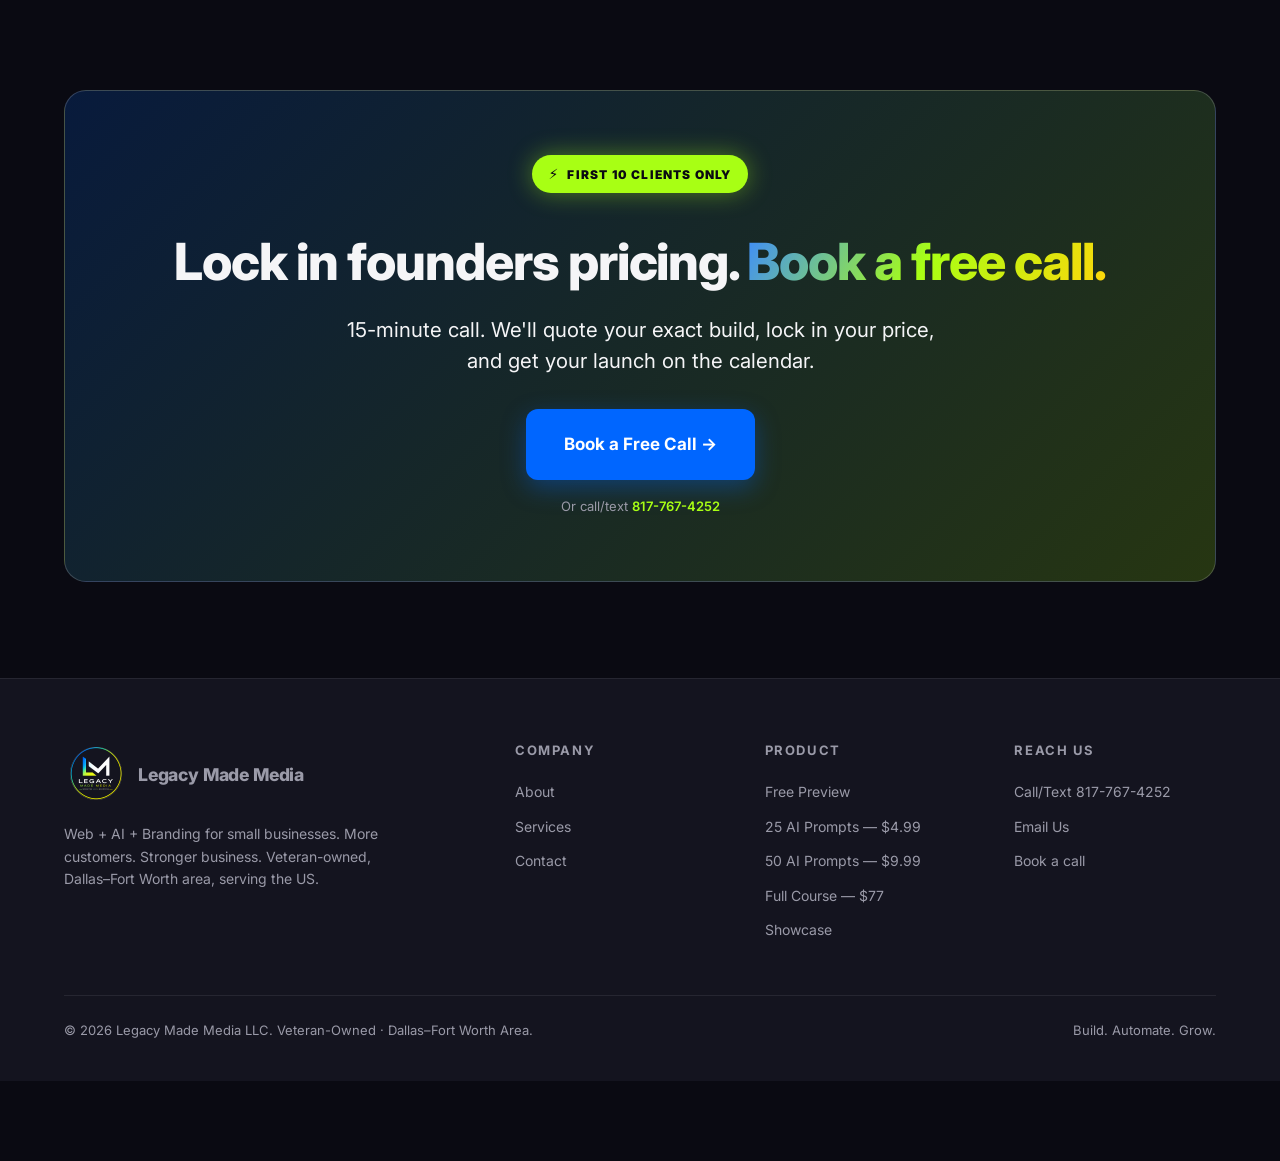
<file: services.html>
<!DOCTYPE html>
<html lang="en">
<head>
  <meta charset="UTF-8" />
  <meta name="viewport" content="width=device-width, initial-scale=1.0" />
  <title>Services & Pricing — Legacy Made Media | Web + AI + Branding for Small Business</title>
  <meta name="description" content="Three flat-fee website packages: Basic $399, Deluxe $799, Premium + AI $1,299. Add-ons for branding, AI lead capture, and social. Founders pricing — first 10 clients only." />

  <link rel="canonical" href="https://www.legacymademedia.net/services" />
  <link rel="icon" type="image/svg+xml" href="/assets/img/favicon.svg" />
  <link rel="alternate icon" href="/favicon.ico" />
  <link rel="apple-touch-icon" href="/assets/img/apple-touch-icon.png" />
  <meta name="theme-color" content="#0A0A12" />

  <meta property="og:type" content="website" />
  <meta property="og:site_name" content="Legacy Made Media" />
  <meta property="og:title" content="Services & Pricing — Legacy Made Media | Web + AI + Branding for Small Business" />
  <meta property="og:description" content="Three flat-fee website packages: Basic $399, Deluxe $799, Premium + AI $1,299. Add-ons for branding, AI lead capture, and social. Founders pricing — first 10 clients only." />
  <meta property="og:url" content="https://www.legacymademedia.net/services" />
  <meta property="og:image" content="https://www.legacymademedia.net/assets/img/og-default.png" />
  <meta property="og:image:width" content="1200" />
  <meta property="og:image:height" content="630" />
  <meta name="twitter:card" content="summary_large_image" />
  <meta name="twitter:title" content="Services & Pricing — Legacy Made Media | Web + AI + Branding for Small Business" />
  <meta name="twitter:description" content="Three flat-fee website packages: Basic $399, Deluxe $799, Premium + AI $1,299. Add-ons for branding, AI lead capture, and social. Founders pricing — first 10 clients only." />
  <meta name="twitter:image" content="https://www.legacymademedia.net/assets/img/og-default.png" />

  <link rel="preconnect" href="https://fonts.googleapis.com">
  <link rel="preconnect" href="https://fonts.gstatic.com" crossorigin>
  <link href="https://fonts.googleapis.com/css2?family=Inter:wght@400;500;600;700;800;900&display=swap" rel="stylesheet">
  <link rel="stylesheet" href="assets/css/styles.css" />
</head>
<body data-sticky="true">

  <!-- FOUNDERS RIBBON -->
  <div class="founders-ribbon">⚡ <strong>Founders Pricing</strong> — First 10 Clients Only · Lock In Now</div>

  <header class="nav">
    <div class="nav__inner">
      <a href="index.html" class="nav__logo">
        <img src="/assets/img/logo.png" alt="" class="nav__logo-mark" />
        Legacy Made Media
      </a>
      <button class="nav__hamburger" aria-label="Open menu" aria-expanded="false">☰</button>
      <ul class="nav__links">
        <li><a href="index.html">Home</a></li>
        <li><a href="services.html">Services</a></li>
        <li><a href="course.html">Course</a></li>
        <li><a href="cinematic.html">Showcase</a></li>
        <li><a href="about.html">About</a></li>
        <li><a href="contact.html" class="btn btn-primary btn-sm nav__cta">Book a Call</a></li>
      </ul>
    </div>
  </header>

  <section class="hero" style="padding: 80px 0 40px;">
    <div class="hero__bg"></div>
    <div class="hero__inner">
      <div class="hero__logo">
        <img src="/assets/img/logo.png" alt="Legacy Made Media" />
      </div>
      <div style="display:flex; gap: 12px; justify-content:center; flex-wrap:wrap; margin-bottom: 20px;">
        <span class="veteran-badge"><span class="veteran-badge__shield">★</span>Veteran-Owned</span>
        <span class="location-chip">Dallas–Fort Worth Area</span>
      </div>
      <span class="eyebrow">Services & Pricing</span>
      <h1 class="hero__title mt-2">Three packages.<br/><span class="gradient-text">Built for small business.</span></h1>
      <p class="hero__sub lead">
        Web + AI + Branding. Flat-fee. No retainers required. We design, build, and launch — usually in under 14 days.
      </p>
    </div>
  </section>

  <!-- PRICING — 3 TIERS -->
  <section class="section section--tinted" id="pricing">
    <div class="container">
      <div class="section-header">
        <span class="founders-badge">First 10 Clients Only</span>
        <h2 class="section-header__title mt-3">3-Tier <span class="text-blue">Website</span> Packages</h2>
        <p class="section-header__sub">Pick your fit. Every package includes the build, the launch, and a clean modern design that actually converts.</p>
      </div>

      <div class="grid grid-3">
        <!-- BASIC -->
        <div class="price-card">
          <div class="price-card__name">Basic Website</div>
          <div class="price-card__price">$399</div>
          <p class="price-card__desc">Perfect for startups and side businesses</p>
          <ul class="price-card__features">
            <li>1-page professional website</li>
            <li>Mobile friendly (looks great on every phone)</li>
            <li>Contact form wired to your email</li>
            <li>Fast launch — usually under 7 days</li>
            <li>Hosted, secure, ready to share</li>
            <li>Great for businesses needing an online presence now</li>
          </ul>
          <a href="contact.html" class="btn btn-ghost btn-lg" style="width:100%; justify-content:center;">Get Started →</a>
        </div>

        <!-- DELUXE -->
        <div class="price-card">
          <div class="price-card__name">Deluxe Website</div>
          <div class="price-card__price">$799</div>
          <p class="price-card__desc">Like a full business site (Allstar Prints style)</p>
          <ul class="price-card__features">
            <li>Multi-page professional website</li>
            <li>Services / pricing pages</li>
            <li>Quote request &amp; contact forms</li>
            <li>Mobile optimized + fast page speed</li>
            <li>Better design + stronger trust factor</li>
            <li>Photo gallery / portfolio section</li>
            <li>Ideal for businesses ready to grow</li>
          </ul>
          <a href="contact.html" class="btn btn-ghost btn-lg" style="width:100%; justify-content:center;">Get a Quote →</a>
        </div>

        <!-- PREMIUM -->
        <div class="price-card price-card--featured">
          <div class="price-card__name">Premium Website + AI</div>
          <div class="price-card__price">$1,299</div>
          <p class="price-card__desc">Your website that works for you 24/7</p>
          <ul class="price-card__features">
            <li>Full Deluxe website build</li>
            <li>AI lead capture chatbot <em>or</em> AI receptionist setup</li>
            <li>Missed lead follow-up system</li>
            <li>Booking / automation tools</li>
            <li>Built to generate customers, not just look pretty</li>
            <li>Priority launch + 30 days of post-launch tuning</li>
          </ul>
          <a href="contact.html" class="btn btn-primary btn-lg" style="width:100%; justify-content:center;">Book a Call →</a>
        </div>
      </div>

      <div class="text-center mt-6">
        <p style="color: var(--text-dim); font-size: 14px; max-width: 640px; margin: 0 auto;">
          Founders pricing. Locked-in for the first 10 clients only — after that, prices go up.
        </p>
      </div>
    </div>
  </section>

  <!-- ADD-ON SERVICES -->
  <section class="section">
    <div class="container">
      <div class="section-header">
        <span class="eyebrow">Additional Services</span>
        <h2 class="section-header__title">À la carte add-ons.</h2>
        <p class="section-header__sub">Already have a website? Need just one piece? Pick what you need.</p>
      </div>

      <div class="grid grid-4">
        <div class="addon-card">
          <div class="addon-card__icon">◢</div>
          <div class="addon-card__title">Logo + Brand Kit</div>
          <div class="addon-card__price">$149</div>
          <p class="addon-card__desc">Logo design, color palette, font system, and 5 social media graphic templates. Delivered in 5 days.</p>
          <a href="contact.html" class="btn btn-ghost btn-sm" style="margin-top: auto; width:100%; justify-content:center;">Add it →</a>
        </div>

        <div class="addon-card">
          <div class="addon-card__icon">◉</div>
          <div class="addon-card__title">AI Lead Capture Setup</div>
          <div class="addon-card__price">$499</div>
          <p class="addon-card__desc">AI chatbot or receptionist installed on your existing site. Captures, qualifies, and routes every lead 24/7.</p>
          <a href="contact.html" class="btn btn-ghost btn-sm" style="margin-top: auto; width:100%; justify-content:center;">Install it →</a>
        </div>

        <div class="addon-card">
          <div class="addon-card__icon">◆</div>
          <div class="addon-card__title">Social Media Graphics Pack</div>
          <div class="addon-card__price">$99</div>
          <p class="addon-card__desc">10 branded social posts + story templates. Edit in Canva. Post all month without designing anything yourself.</p>
          <a href="contact.html" class="btn btn-ghost btn-sm" style="margin-top: auto; width:100%; justify-content:center;">Get the pack →</a>
        </div>

        <div class="addon-card">
          <div class="addon-card__icon">◇</div>
          <div class="addon-card__title">Monthly Updates / Support</div>
          <div class="addon-card__price">Custom</div>
          <p class="addon-card__desc">Ongoing edits, content updates, performance monitoring, and tweaks. Quoted to your needs — no minimums.</p>
          <a href="contact.html" class="btn btn-ghost btn-sm" style="margin-top: auto; width:100%; justify-content:center;">Get a quote →</a>
        </div>
      </div>
    </div>
  </section>

  <!-- WHY CHOOSE LEGACY MADE MEDIA -->
  <section class="section section--tinted">
    <div class="container">
      <div class="section-header">
        <span class="eyebrow">Why choose Legacy Made Media</span>
        <h2 class="section-header__title">Real systems that <span class="text-yellow">help you win.</span></h2>
      </div>

      <div class="trust-chips">
        <div class="trust-chip"><div class="trust-chip__icon">★</div><div class="trust-chip__label">Veteran-Owned</div></div>
        <div class="trust-chip"><div class="trust-chip__icon">⊕</div><div class="trust-chip__label">Built for Small Business</div></div>
        <div class="trust-chip"><div class="trust-chip__icon">$</div><div class="trust-chip__label">Affordable Pricing</div></div>
        <div class="trust-chip"><div class="trust-chip__icon">»</div><div class="trust-chip__label">Fast Turnaround</div></div>
        <div class="trust-chip"><div class="trust-chip__icon">◎</div><div class="trust-chip__label">Clean Modern Designs</div></div>
        <div class="trust-chip"><div class="trust-chip__icon">⤴</div><div class="trust-chip__label">Real Systems That Help You Win</div></div>
      </div>
    </div>
  </section>

  <!-- WHAT EVERY BUILD INCLUDES -->
  <section class="section">
    <div class="container">
      <div class="section-header">
        <span class="eyebrow">Every build includes</span>
        <h2 class="section-header__title">What you get with every package.</h2>
      </div>

      <div class="grid grid-3">
        <div class="card card--accent">
          <div class="card__icon card__icon--blue">◢</div>
          <h3 class="card__title">Mobile-first design</h3>
          <p class="card__desc">Most of your traffic is on a phone. Every site we ship is built mobile-first — fast, readable, easy to tap.</p>
        </div>
        <div class="card card--accent">
          <div class="card__icon card__icon--magenta">◆</div>
          <h3 class="card__title">SEO foundation</h3>
          <p class="card__desc">Page titles, meta descriptions, schema markup, fast load times, and a Google-friendly structure baked in from day one.</p>
        </div>
        <div class="card card--accent">
          <div class="card__icon card__icon--yellow">◉</div>
          <h3 class="card__title">Hosting + SSL</h3>
          <p class="card__desc">We host on enterprise infrastructure (Vercel) with HTTPS, global CDN, and 99.9%+ uptime. No extra hosting bill.</p>
        </div>
      </div>
    </div>
  </section>

  <!-- FAQ -->
  <section class="section section--tinted">
    <div class="container">
      <div class="section-header">
        <span class="eyebrow">Common questions</span>
        <h2 class="section-header__title">Things owners ask before they book.</h2>
      </div>

      <div class="faq">
        <details class="faq__item">
          <summary class="faq__q">How long does the build take?</summary>
          <div class="faq__a">Basic: under 7 days. Deluxe: 10–14 days. Premium + AI: 14 days. We work fast because we're tight on scope, not because we cut corners.</div>
        </details>
        <details class="faq__item">
          <summary class="faq__q">Is there a monthly fee?</summary>
          <div class="faq__a">No required monthly fee on any package — they're flat-fee, one-time. If you want ongoing edits, content updates, or performance monitoring, we offer Monthly Updates / Support as an add-on (custom quote based on your needs).</div>
        </details>
        <details class="faq__item">
          <summary class="faq__q">Do I own the website?</summary>
          <div class="faq__a">Yes. The website lives on your domain, the AI runs in your account, and the branding files are yours. If you ever leave us, you keep everything.</div>
        </details>
        <details class="faq__item">
          <summary class="faq__q">What's "Founders Pricing — First 10 Clients Only"?</summary>
          <div class="faq__a">Exactly what it says. We're booking the first 10 clients at this pricing to build case studies and reviews. Once we hit 10, prices increase. If you book now, your price is locked in for life — including future tweaks and add-ons.</div>
        </details>
        <details class="faq__item">
          <summary class="faq__q">Can I upgrade later?</summary>
          <div class="faq__a">Yes. Start with Basic or Deluxe and upgrade to Premium + AI whenever you're ready — we credit your original build toward the upgrade so you only pay the difference.</div>
        </details>
        <details class="faq__item">
          <summary class="faq__q">Do you work with businesses outside Dallas–Fort Worth?</summary>
          <div class="faq__a">Yes. We're DFW-based but we work with small businesses anywhere in the US. Everything happens over Zoom, email, and text — no in-person required.</div>
        </details>
      </div>
    </div>
  </section>

  <!-- FINAL CTA -->
  <section class="section">
    <div class="container">
      <div class="card text-center" style="padding: 64px 32px; background: linear-gradient(135deg, rgba(0,102,255,0.18) 0%, rgba(168,255,20,0.18) 100%); border-color: rgba(255,255,255,0.18);">
        <span class="founders-badge mb-3" style="margin-bottom: 16px;">First 10 Clients Only</span>
        <h2 class="mb-3 mt-3">Lock in founders pricing. <span class="gradient-text">Book a free call.</span></h2>
        <p class="lead mb-4" style="max-width: 600px; margin-left:auto; margin-right:auto;">
          15-minute call. We'll quote your exact build, lock in your price, and get your launch on the calendar.
        </p>
        <a href="contact.html" class="btn btn-primary btn-xl">Book a Free Call →</a>
        <p style="margin-top: 16px; font-size: 13px; color: var(--text-dim);">
          Or call/text <a href="tel:+18177674252" style="color: var(--green); font-weight: 600;">817-767-4252</a>
        </p>
      </div>
    </div>
  </section>

  <footer class="footer">
    <div class="container">
      <div class="footer__grid">
        <div class="footer__col">
          <a href="index.html" class="nav__logo" style="margin-bottom: 16px; display:inline-flex;">
            <img src="/assets/img/logo.png" alt="" class="nav__logo-mark" />
            Legacy Made Media
          </a>
          <p class="footer__brand">Web + AI + Branding for small businesses. More customers. Stronger business. Veteran-owned, Dallas–Fort Worth area, serving the US.</p>
        </div>
        <div class="footer__col">
          <h4>Company</h4>
          <ul>
            <li><a href="about.html">About</a></li>
            <li><a href="services.html">Services</a></li>
            <li><a href="contact.html">Contact</a></li>
          </ul>
        </div>
        <div class="footer__col">
          <h4>Product</h4>
          <ul>
            <li><a href="free-prompts.html">Free Preview</a></li>
            <li><a href="index.html#ai-ladder">25 AI Prompts — $4.99</a></li>
            <li><a href="index.html#ai-ladder">50 AI Prompts — $9.99</a></li>
            <li><a href="course.html">Full Course — $77</a></li>
            <li><a href="cinematic.html">Showcase</a></li>
          </ul>
        </div>
        <div class="footer__col">
          <h4>Reach Us</h4>
          <ul>
            <li><a href="tel:+18177674252">Call/Text 817-767-4252</a></li>
            <li><a href="mailto:contact@legacymademedia.net">Email Us</a></li>
            <li><a href="contact.html">Book a call</a></li>
          </ul>
        </div>
      </div>
      <div class="footer__bottom">
        <span>© 2026 Legacy Made Media LLC. Veteran-Owned · Dallas–Fort Worth Area.</span>
        <span>Build. Automate. Grow.</span>
      </div>
    </div>
  </footer>

  <div class="sticky-cta">
    <a href="tel:+18177674252" class="sticky-cta__phone"><span>817-767-4252</span></a>
    <a href="contact.html" class="btn btn-primary btn-sm">Book Free Call →</a>
  </div>

  <script src="assets/js/main.js"></script>
  <!-- LeadConnector chat widget — A2P 10DLC opt-in capture -->
  <script src="https://widgets.leadconnectorhq.com/loader.js" data-resources-url="https://widgets.leadconnectorhq.com/chat-widget/loader.js" data-widget-id="6a07b8d30d644480b24b1e5e" data-source="WEB_USER"></script>
</body>
</html>
</file>
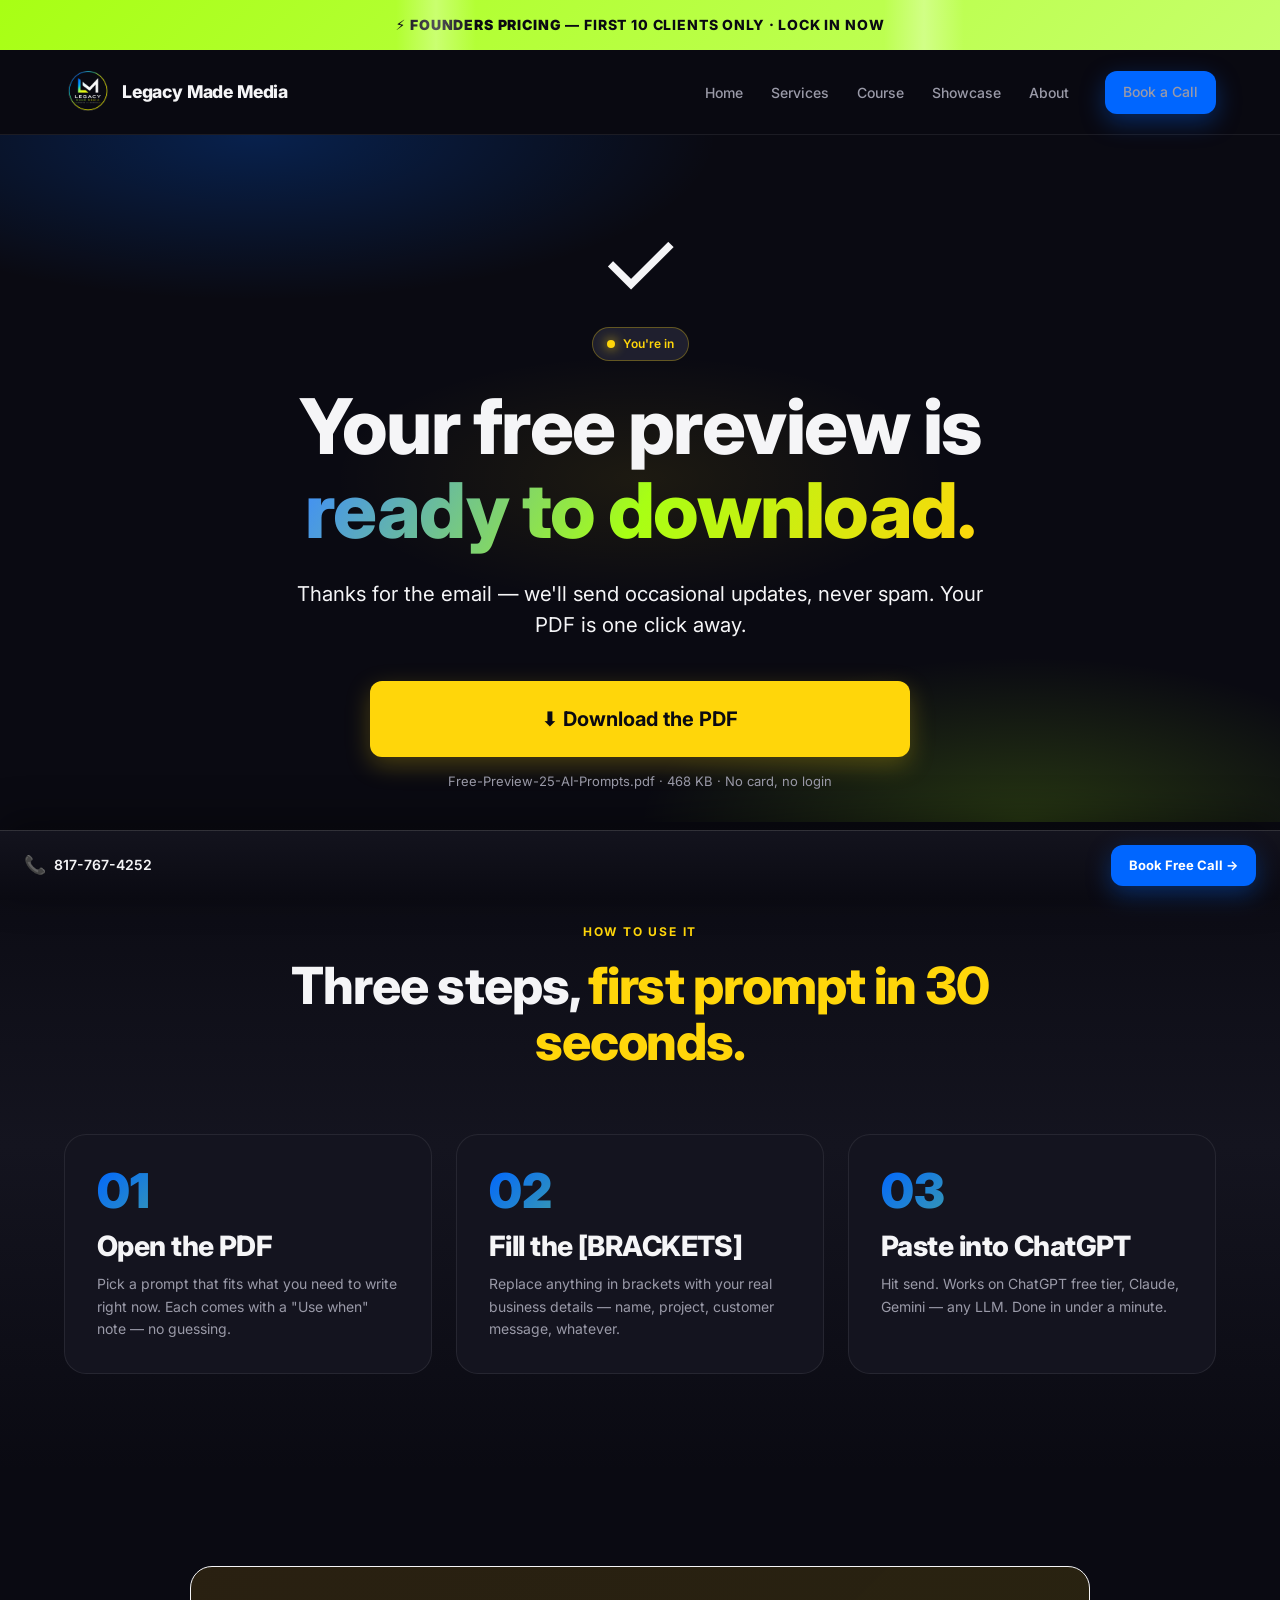
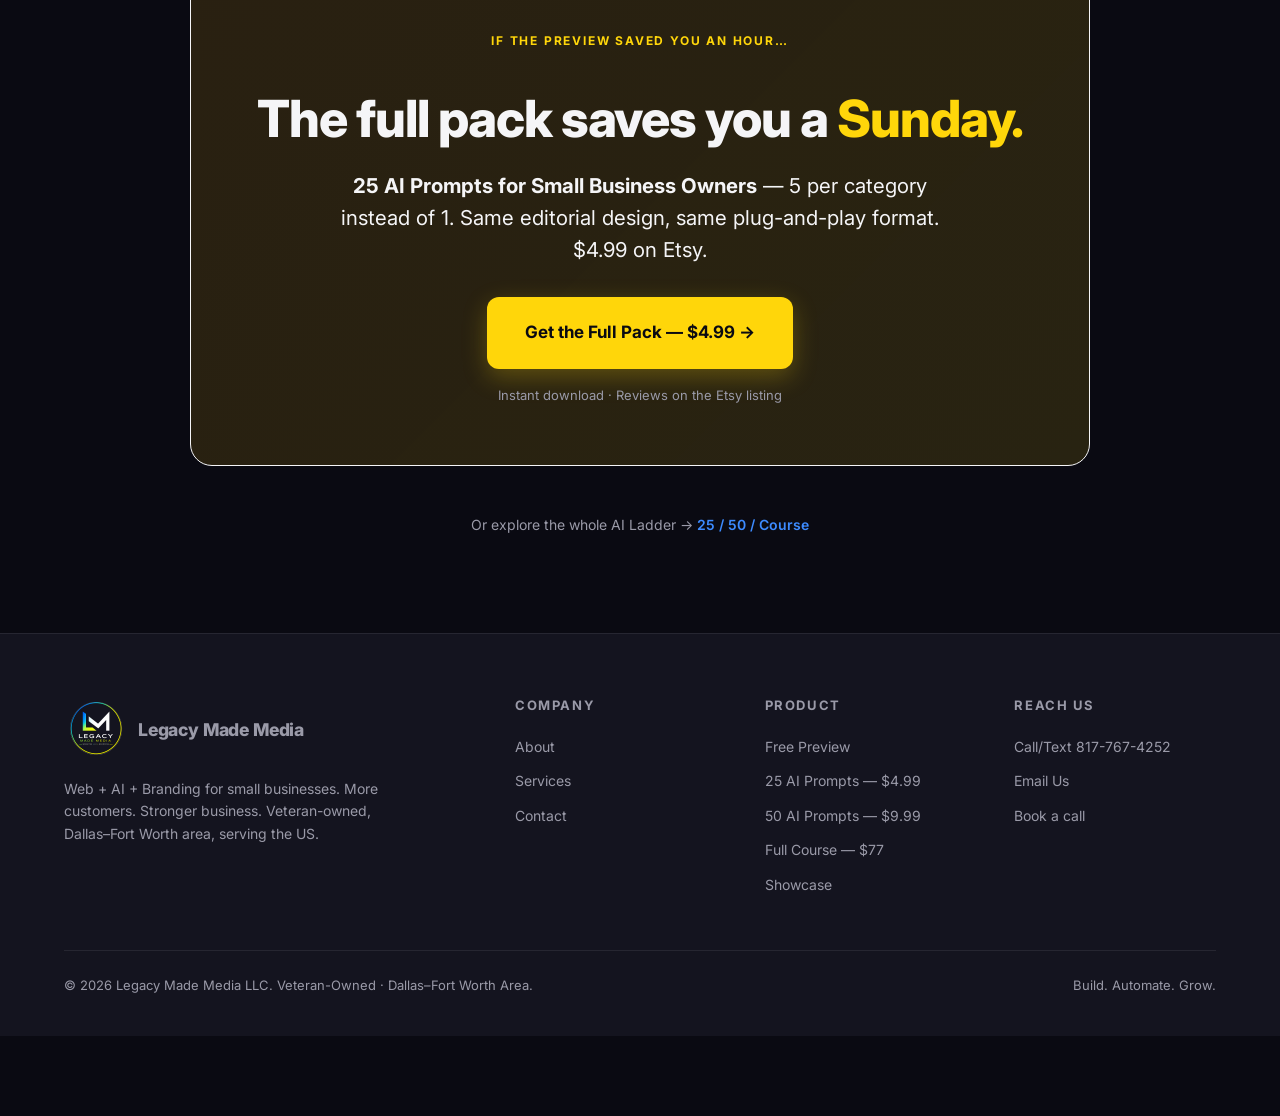
<file: thank-you.html>
<!DOCTYPE html>
<html lang="en">
<head>
  <meta charset="UTF-8" />
  <meta name="viewport" content="width=device-width, initial-scale=1.0" />
  <title>Your Free Preview Is Ready — 25 AI Prompts | Legacy Made Media</title>
  <meta name="description" content="Your free preview of 25 AI Prompts for Small Business Owners is ready to download. Plus the full $4.99 pack on Etsy." />
  <meta name="robots" content="noindex,nofollow" />

  <link rel="canonical" href="https://www.legacymademedia.net/thank-you" />
  <link rel="icon" type="image/svg+xml" href="/assets/img/favicon.svg" />
  <link rel="alternate icon" href="/favicon.ico" />
  <link rel="apple-touch-icon" href="/assets/img/apple-touch-icon.png" />
  <meta name="theme-color" content="#0A0A12" />

  <link rel="preconnect" href="https://fonts.googleapis.com">
  <link rel="preconnect" href="https://fonts.gstatic.com" crossorigin>
  <link href="https://fonts.googleapis.com/css2?family=Inter:wght@400;500;600;700;800;900&display=swap" rel="stylesheet">
  <link rel="stylesheet" href="assets/css/styles.css" />
</head>
<body data-sticky="true">

  <div class="founders-ribbon">⚡ <strong>Founders Pricing</strong> — First 10 Clients Only · Lock In Now</div>

  <header class="nav">
    <div class="nav__inner">
      <a href="index.html" class="nav__logo">
        <img src="/assets/img/logo.png" alt="" class="nav__logo-mark" />
        Legacy Made Media
      </a>
      <button class="nav__hamburger" aria-label="Open menu" aria-expanded="false">☰</button>
      <ul class="nav__links">
        <li><a href="index.html">Home</a></li>
        <li><a href="services.html">Services</a></li>
        <li><a href="course.html">Course</a></li>
        <li><a href="cinematic.html">Showcase</a></li>
        <li><a href="about.html">About</a></li>
        <li><a href="contact.html" class="btn btn-primary btn-sm nav__cta">Book a Call</a></li>
      </ul>
    </div>
  </header>

  <!-- HERO + DOWNLOAD -->
  <section class="hero" style="padding: 80px 0 30px;">
    <div class="hero__bg"></div>
    <div class="hero__inner">
      <div style="font-size: 96px; line-height: 1; margin-bottom: 16px;">✓</div>
      <span class="badge badge--live">You're in</span>
      <h1 class="hero__title mt-3">
        Your free preview is<br/><span class="gradient-text">ready to download.</span>
      </h1>
      <p class="hero__sub lead">
        Thanks for the email — we'll send occasional updates, never spam. Your PDF is one click away.
      </p>

      <div style="max-width: 540px; margin: 40px auto 0;">
        <a href="/assets/files/Free-Preview-25-AI-Prompts.pdf" download class="btn btn-accent btn-xl" style="width:100%; justify-content:center; font-size: 20px; padding: 22px;">
          ⬇ Download the PDF
        </a>
        <p style="margin-top: 14px; font-size: 13px; color: var(--text-dim); text-align:center;">
          Free-Preview-25-AI-Prompts.pdf · 468 KB · No card, no login
        </p>
      </div>
    </div>
  </section>

  <!-- HOW TO USE -->
  <section class="section section--tinted">
    <div class="container">
      <div class="section-header">
        <span class="eyebrow">How to use it</span>
        <h2 class="section-header__title">Three steps, <span class="text-yellow">first prompt in 30 seconds.</span></h2>
      </div>

      <div class="steps">
        <div class="step">
          <div class="step__num">01</div>
          <h3 class="step__title">Open the PDF</h3>
          <p class="step__desc">Pick a prompt that fits what you need to write right now. Each comes with a "Use when" note — no guessing.</p>
        </div>
        <div class="step">
          <div class="step__num">02</div>
          <h3 class="step__title">Fill the [BRACKETS]</h3>
          <p class="step__desc">Replace anything in brackets with your real business details — name, project, customer message, whatever.</p>
        </div>
        <div class="step">
          <div class="step__num">03</div>
          <h3 class="step__title">Paste into ChatGPT</h3>
          <p class="step__desc">Hit send. Works on ChatGPT free tier, Claude, Gemini — any LLM. Done in under a minute.</p>
        </div>
      </div>
    </div>
  </section>

  <!-- UPGRADE TO THE FULL 25-PACK -->
  <section class="section">
    <div class="container">
      <div class="card text-center" style="padding: 60px 32px; background: linear-gradient(135deg, rgba(184,134,11,0.18) 0%, rgba(255,214,10,0.12) 100%); border-color: var(--gold); max-width: 900px; margin: 0 auto;">
        <span class="eyebrow">If the preview saved you an hour…</span>
        <h2 class="mb-3 mt-3">The full pack saves you a <span class="text-yellow">Sunday.</span></h2>
        <p class="lead mb-4" style="max-width: 600px; margin-left:auto; margin-right:auto;">
          <strong class="text-white">25 AI Prompts for Small Business Owners</strong> — 5 per category instead of 1. Same editorial design, same plug-and-play format. $4.99 on Etsy.
        </p>
        <a href="https://www.etsy.com/listing/4506387476/25-ai-prompts-for-small-business-owners" target="_blank" rel="noopener" class="btn btn-accent btn-xl">Get the Full Pack — $4.99 →</a>
        <p style="margin-top: 16px; font-size: 13px; color: var(--text-dim);">Instant download · Reviews on the Etsy listing</p>
      </div>

      <div class="text-center mt-6">
        <p style="color: var(--text-dim); font-size: 14px;">Or explore the whole AI Ladder →
          <a href="index.html#ai-ladder" style="color: var(--blue-glow); font-weight: 600;">25 / 50 / Course</a>
        </p>
      </div>
    </div>
  </section>

  <!-- FOOTER -->
  <footer class="footer">
    <div class="container">
      <div class="footer__grid">
        <div class="footer__col">
          <a href="index.html" class="nav__logo" style="margin-bottom: 16px; display:inline-flex;">
            <img src="/assets/img/logo.png" alt="" class="nav__logo-mark" />
            Legacy Made Media
          </a>
          <p class="footer__brand">Web + AI + Branding for small businesses. More customers. Stronger business. Veteran-owned, Dallas–Fort Worth area, serving the US.</p>
        </div>
        <div class="footer__col">
          <h4>Company</h4>
          <ul>
            <li><a href="about.html">About</a></li>
            <li><a href="services.html">Services</a></li>
            <li><a href="contact.html">Contact</a></li>
          </ul>
        </div>
        <div class="footer__col">
          <h4>Product</h4>
          <ul>
            <li><a href="free-prompts.html">Free Preview</a></li>
            <li><a href="index.html#ai-ladder">25 AI Prompts — $4.99</a></li>
            <li><a href="index.html#ai-ladder">50 AI Prompts — $9.99</a></li>
            <li><a href="course.html">Full Course — $77</a></li>
            <li><a href="cinematic.html">Showcase</a></li>
          </ul>
        </div>
        <div class="footer__col">
          <h4>Reach Us</h4>
          <ul>
            <li><a href="tel:+18177674252">Call/Text 817-767-4252</a></li>
            <li><a href="mailto:contact@legacymademedia.net">Email Us</a></li>
            <li><a href="contact.html">Book a call</a></li>
          </ul>
        </div>
      </div>
      <div class="footer__bottom">
        <span>© 2026 Legacy Made Media LLC. Veteran-Owned · Dallas–Fort Worth Area.</span>
        <span>Build. Automate. Grow.</span>
      </div>
    </div>
  </footer>

  <div class="sticky-cta">
    <a href="tel:+18177674252" class="sticky-cta__phone"><span>817-767-4252</span></a>
    <a href="contact.html" class="btn btn-primary btn-sm">Book Free Call →</a>
  </div>

  <script src="assets/js/main.js"></script>
  <!-- LeadConnector chat widget — A2P 10DLC opt-in capture -->
  <script src="https://widgets.leadconnectorhq.com/loader.js" data-resources-url="https://widgets.leadconnectorhq.com/chat-widget/loader.js" data-widget-id="6a07b8d30d644480b24b1e5e" data-source="WEB_USER"></script>
</body>
</html>
</file>
<file: assets/css/styles.css>
/* Legacy Made Media — Shared Design System */

:root {
  --ink: #0A0A12;
  --ink-2: #14141F;
  --ink-3: #1F1F2E;
  --ink-4: #2A2A3D;
  --blue: #0066FF;
  --blue-glow: #3D8BFF;
  --yellow: #FFD60A;
  --magenta: #A8FF14;
  --green: #A8FF14;
  --green-glow: #C6FF6B;
  --text: #F5F5F7;
  --text-dim: #9A9AA8;
  --border: rgba(255, 255, 255, 0.08);
  --border-strong: rgba(255, 255, 255, 0.16);
  --radius: 14px;
  --radius-lg: 22px;
  --max-w: 1200px;
  --shadow-glow: 0 0 0 1px rgba(0, 102, 255, 0.4), 0 12px 40px rgba(0, 102, 255, 0.25);
}

* { box-sizing: border-box; margin: 0; padding: 0; }

html { scroll-behavior: smooth; }

body {
  font-family: 'Inter', 'Manrope', -apple-system, BlinkMacSystemFont, 'Segoe UI', system-ui, sans-serif;
  background: var(--ink);
  color: var(--text);
  line-height: 1.6;
  -webkit-font-smoothing: antialiased;
  overflow-x: hidden;
}

img, svg { max-width: 100%; display: block; }

a { color: inherit; text-decoration: none; transition: color 0.2s; }
a:hover { color: var(--blue-glow); }

/* ==================== LAYOUT ==================== */

.container {
  max-width: var(--max-w);
  margin: 0 auto;
  padding: 0 24px;
}

.section {
  padding: 96px 0;
  position: relative;
}

.section--tight { padding: 64px 0; }
.section--xl { padding: 140px 0; }

.section--tinted {
  background: linear-gradient(180deg, var(--ink) 0%, var(--ink-2) 50%, var(--ink) 100%);
}

.eyebrow {
  display: inline-block;
  font-size: 12px;
  font-weight: 700;
  text-transform: uppercase;
  letter-spacing: 0.15em;
  color: var(--yellow);
  margin-bottom: 16px;
}

h1, h2, h3, h4 { font-weight: 800; line-height: 1.1; letter-spacing: -0.02em; }
h1 { font-size: clamp(2.5rem, 6vw, 5rem); }
h2 { font-size: clamp(2rem, 4vw, 3.25rem); }
h3 { font-size: clamp(1.4rem, 2.4vw, 1.75rem); }
h4 { font-size: 1.15rem; }

p { color: var(--text-dim); }
.lead { font-size: clamp(1.05rem, 1.6vw, 1.3rem); color: var(--text); line-height: 1.55; }

.text-blue { color: var(--blue-glow); }
.text-yellow { color: var(--yellow); }
.text-magenta { color: var(--magenta); }
.text-white { color: var(--text); }

/* ==================== NAV ==================== */

.nav {
  position: sticky;
  top: 0;
  z-index: 100;
  background: rgba(10, 10, 18, 0.85);
  backdrop-filter: blur(16px);
  border-bottom: 1px solid var(--border);
}

.nav__inner {
  max-width: var(--max-w);
  margin: 0 auto;
  padding: 18px 24px;
  display: flex;
  align-items: center;
  justify-content: space-between;
  gap: 24px;
}

.nav__logo {
  font-size: 1.1rem;
  font-weight: 800;
  letter-spacing: -0.01em;
  display: inline-flex;
  align-items: center;
  gap: 10px;
}

.nav__logo-mark {
  width: 30px;
  height: 30px;
  border-radius: 8px;
  background: linear-gradient(135deg, var(--blue) 0%, var(--magenta) 100%);
  display: inline-flex;
  align-items: center;
  justify-content: center;
  font-size: 14px;
  font-weight: 900;
  color: white;
}

.nav__links {
  display: flex;
  gap: 28px;
  align-items: center;
  list-style: none;
}

.nav__links a {
  font-size: 14px;
  font-weight: 500;
  color: var(--text-dim);
}

.nav__links a:hover, .nav__links a.active {
  color: var(--text);
}

.nav__cta { margin-left: 8px; }

.nav__hamburger {
  display: none;
  background: transparent;
  border: 1px solid var(--border);
  border-radius: 10px;
  width: 42px;
  height: 42px;
  cursor: pointer;
  color: var(--text);
  font-size: 18px;
}

@media (max-width: 880px) {
  .nav__links {
    display: none;
    position: absolute;
    top: 100%; left: 0; right: 0;
    background: var(--ink-2);
    border-bottom: 1px solid var(--border);
    flex-direction: column;
    padding: 24px;
    gap: 18px;
  }
  .nav__links.is-open { display: flex; }
  .nav__hamburger { display: flex; align-items: center; justify-content: center; }
}

/* ==================== BUTTONS ==================== */

.btn {
  display: inline-flex;
  align-items: center;
  gap: 10px;
  padding: 14px 24px;
  border-radius: 12px;
  font-size: 15px;
  font-weight: 700;
  border: none;
  cursor: pointer;
  transition: transform 0.2s, box-shadow 0.2s, background 0.2s;
  white-space: nowrap;
  font-family: inherit;
}

.btn-primary {
  background: var(--blue);
  color: white;
  box-shadow: 0 8px 24px rgba(0, 102, 255, 0.35);
}
.btn-primary:hover {
  background: var(--blue-glow);
  transform: translateY(-2px);
  color: white;
  box-shadow: 0 12px 32px rgba(0, 102, 255, 0.5);
}

.btn-accent {
  background: var(--yellow);
  color: var(--ink);
  box-shadow: 0 8px 24px rgba(255, 214, 10, 0.25);
}
.btn-accent:hover {
  transform: translateY(-2px);
  box-shadow: 0 12px 32px rgba(255, 214, 10, 0.4);
  color: var(--ink);
}

.btn-magenta {
  background: var(--magenta);
  color: white;
  box-shadow: 0 8px 24px rgba(168, 255, 20, 0.3);
}
.btn-magenta:hover {
  transform: translateY(-2px);
  color: white;
  box-shadow: 0 12px 32px rgba(168, 255, 20, 0.45);
}

.btn-ghost {
  background: transparent;
  color: var(--text);
  border: 1px solid var(--border-strong);
}
.btn-ghost:hover {
  background: var(--ink-3);
  border-color: var(--blue);
  color: var(--text);
  transform: translateY(-2px);
}

.btn-lg { padding: 18px 32px; font-size: 16px; }
.btn-xl { padding: 22px 38px; font-size: 17px; }
.btn-sm { padding: 10px 18px; font-size: 13px; }

/* ==================== CARDS ==================== */

.card {
  background: var(--ink-2);
  border: 1px solid var(--border);
  border-radius: var(--radius-lg);
  padding: 32px;
  position: relative;
  transition: transform 0.3s, border-color 0.3s, box-shadow 0.3s;
}

.card:hover {
  transform: translateY(-4px);
  border-color: var(--border-strong);
  box-shadow: 0 20px 60px rgba(0, 0, 0, 0.4);
}

.card--accent::before {
  content: '';
  position: absolute;
  inset: -1px;
  border-radius: var(--radius-lg);
  padding: 1px;
  background: linear-gradient(135deg, var(--blue) 0%, var(--magenta) 50%, var(--yellow) 100%);
  -webkit-mask: linear-gradient(#fff 0 0) content-box, linear-gradient(#fff 0 0);
  -webkit-mask-composite: xor;
          mask-composite: exclude;
  opacity: 0;
  transition: opacity 0.3s;
  pointer-events: none;
}
.card--accent:hover::before { opacity: 1; }

.card__icon {
  width: 52px;
  height: 52px;
  border-radius: 14px;
  background: linear-gradient(135deg, var(--blue) 0%, var(--magenta) 100%);
  display: inline-flex;
  align-items: center;
  justify-content: center;
  font-size: 22px;
  margin-bottom: 20px;
  font-weight: 900;
  color: white;
}

.card__icon--yellow { background: linear-gradient(135deg, var(--yellow) 0%, #FF8A00 100%); color: var(--ink); }
.card__icon--magenta { background: linear-gradient(135deg, var(--magenta) 0%, var(--blue) 100%); color: white; }
.card__icon--blue { background: linear-gradient(135deg, var(--blue) 0%, #00C2FF 100%); color: white; }

.card__title { margin-bottom: 12px; color: var(--text); }
.card__desc { color: var(--text-dim); font-size: 15px; line-height: 1.65; }
.card__list { list-style: none; margin-top: 20px; }
.card__list li {
  padding: 8px 0;
  font-size: 14px;
  color: var(--text-dim);
  padding-left: 22px;
  position: relative;
}
.card__list li::before {
  content: '→';
  position: absolute;
  left: 0;
  color: var(--blue-glow);
  font-weight: 800;
}

/* ==================== GRID ==================== */

.grid { display: grid; gap: 24px; }
.grid-2 { grid-template-columns: repeat(2, 1fr); }
.grid-3 { grid-template-columns: repeat(3, 1fr); }
.grid-4 { grid-template-columns: repeat(4, 1fr); }

@media (max-width: 880px) {
  .grid-2, .grid-3, .grid-4 { grid-template-columns: 1fr; }
}

@media (max-width: 1100px) and (min-width: 881px) {
  .grid-4 { grid-template-columns: repeat(2, 1fr); }
}

/* ==================== HERO ==================== */

.hero {
  position: relative;
  padding: 120px 0 100px;
  overflow: hidden;
}

.hero__bg {
  position: absolute;
  inset: 0;
  z-index: 0;
  background:
    radial-gradient(ellipse 60% 40% at 20% 0%, rgba(0, 102, 255, 0.25) 0%, transparent 60%),
    radial-gradient(ellipse 50% 40% at 80% 100%, rgba(168, 255, 20, 0.18) 0%, transparent 60%),
    radial-gradient(ellipse 40% 30% at 50% 50%, rgba(255, 214, 10, 0.08) 0%, transparent 60%);
  pointer-events: none;
}

.hero__inner {
  position: relative;
  z-index: 1;
  max-width: var(--max-w);
  margin: 0 auto;
  padding: 0 24px;
  text-align: center;
}

.hero__title { margin-bottom: 24px; }
.hero__sub { max-width: 720px; margin: 0 auto 36px; }
.hero__ctas { display: flex; gap: 16px; justify-content: center; flex-wrap: wrap; }

/* ==================== BADGES & TAGS ==================== */

.badge {
  display: inline-flex;
  align-items: center;
  gap: 8px;
  padding: 6px 14px;
  border-radius: 100px;
  background: var(--ink-3);
  border: 1px solid var(--border);
  font-size: 12px;
  font-weight: 600;
  color: var(--text-dim);
}

.badge--live { color: var(--yellow); border-color: rgba(255, 214, 10, 0.3); }
.badge--live::before {
  content: '';
  width: 8px;
  height: 8px;
  border-radius: 50%;
  background: var(--yellow);
  box-shadow: 0 0 12px var(--yellow);
  animation: pulse 1.6s ease-in-out infinite;
}

@keyframes pulse {
  0%, 100% { opacity: 1; }
  50% { opacity: 0.4; }
}

.tag {
  display: inline-block;
  padding: 4px 12px;
  border-radius: 100px;
  background: rgba(0, 102, 255, 0.12);
  color: var(--blue-glow);
  font-size: 12px;
  font-weight: 600;
  border: 1px solid rgba(0, 102, 255, 0.25);
}

.tag--yellow { background: rgba(255, 214, 10, 0.12); color: var(--yellow); border-color: rgba(255, 214, 10, 0.25); }
.tag--magenta { background: rgba(168, 255, 20, 0.12); color: var(--magenta); border-color: rgba(168, 255, 20, 0.25); }

/* ==================== TRUST STRIP ==================== */

.trust-strip {
  display: flex;
  justify-content: center;
  flex-wrap: wrap;
  gap: 8px 32px;
  padding: 32px 0;
  border-top: 1px solid var(--border);
  border-bottom: 1px solid var(--border);
}

.trust-strip__item {
  font-size: 13px;
  font-weight: 600;
  color: var(--text-dim);
  text-transform: uppercase;
  letter-spacing: 0.12em;
}

/* ==================== SECTION HEADER ==================== */

.section-header {
  text-align: center;
  max-width: 760px;
  margin: 0 auto 64px;
}

.section-header__title { margin-bottom: 16px; }
.section-header__sub { font-size: 1.1rem; color: var(--text-dim); }

/* ==================== PROCESS STEPS ==================== */

.steps { display: grid; grid-template-columns: repeat(3, 1fr); gap: 24px; }
@media (max-width: 880px) { .steps { grid-template-columns: 1fr; } }

.step {
  background: var(--ink-2);
  border: 1px solid var(--border);
  border-radius: var(--radius-lg);
  padding: 32px;
  position: relative;
}

.step__num {
  font-size: 48px;
  font-weight: 900;
  background: linear-gradient(135deg, var(--blue) 0%, var(--magenta) 100%);
  -webkit-background-clip: text;
  background-clip: text;
  -webkit-text-fill-color: transparent;
  line-height: 1;
  margin-bottom: 16px;
}

.step__title { margin-bottom: 12px; }
.step__desc { font-size: 14px; line-height: 1.6; }

/* ==================== PRICING ==================== */

.price-card {
  background: linear-gradient(180deg, var(--ink-2) 0%, var(--ink-3) 100%);
  border: 1px solid var(--border-strong);
  border-radius: var(--radius-lg);
  padding: 40px;
  position: relative;
  transition: transform 0.3s, box-shadow 0.3s;
}

.price-card--featured {
  border-color: var(--blue);
  box-shadow: 0 0 0 1px var(--blue), 0 24px 60px rgba(0, 102, 255, 0.25);
}

.price-card--featured::before {
  content: 'MOST POPULAR';
  position: absolute;
  top: -12px;
  left: 50%;
  transform: translateX(-50%);
  background: var(--yellow);
  color: var(--ink);
  font-size: 11px;
  font-weight: 800;
  padding: 6px 14px;
  border-radius: 100px;
  letter-spacing: 0.1em;
}

.price-card__name { font-size: 1.1rem; font-weight: 700; margin-bottom: 8px; }
.price-card__price {
  font-size: 3rem;
  font-weight: 900;
  margin: 12px 0;
  letter-spacing: -0.03em;
}
.price-card__price small {
  font-size: 1rem;
  font-weight: 600;
  color: var(--text-dim);
}
.price-card__desc { font-size: 14px; margin-bottom: 24px; }

.price-card__features {
  list-style: none;
  margin: 24px 0 32px;
}
.price-card__features li {
  padding: 10px 0;
  font-size: 14px;
  color: var(--text);
  padding-left: 28px;
  position: relative;
  border-top: 1px solid var(--border);
}
.price-card__features li:first-child { border-top: none; }
.price-card__features li::before {
  content: '✓';
  position: absolute;
  left: 0;
  top: 10px;
  width: 20px;
  height: 20px;
  background: var(--blue);
  color: white;
  border-radius: 50%;
  font-size: 12px;
  font-weight: 900;
  display: inline-flex;
  align-items: center;
  justify-content: center;
}

/* ==================== FAQ ==================== */

.faq { max-width: 800px; margin: 0 auto; }
.faq__item {
  border-bottom: 1px solid var(--border);
  padding: 24px 0;
}
.faq__q {
  font-size: 1.15rem;
  font-weight: 700;
  cursor: pointer;
  display: flex;
  justify-content: space-between;
  align-items: center;
  list-style: none;
  color: var(--text);
}
.faq__q::-webkit-details-marker { display: none; }
.faq__q::after {
  content: '+';
  color: var(--blue-glow);
  font-weight: 400;
  font-size: 1.6rem;
  transition: transform 0.3s;
}
.faq__item[open] .faq__q::after { transform: rotate(45deg); }
.faq__a {
  margin-top: 16px;
  color: var(--text-dim);
  line-height: 1.7;
}

/* ==================== FORM ==================== */

.form { max-width: 600px; margin: 0 auto; }

.form__field {
  margin-bottom: 20px;
}

.form__label {
  display: block;
  font-size: 13px;
  font-weight: 600;
  margin-bottom: 8px;
  color: var(--text);
}

.form__input,
.form__select,
.form__textarea {
  width: 100%;
  padding: 14px 18px;
  background: var(--ink-2);
  border: 1px solid var(--border-strong);
  border-radius: 12px;
  color: var(--text);
  font-size: 15px;
  font-family: inherit;
  transition: border-color 0.2s, box-shadow 0.2s;
}

.form__input:focus,
.form__select:focus,
.form__textarea:focus {
  outline: none;
  border-color: var(--blue);
  box-shadow: 0 0 0 3px rgba(0, 102, 255, 0.18);
}

.form__textarea { min-height: 140px; resize: vertical; }

.form__select {
  appearance: none;
  background-image: url("data:image/svg+xml;utf8,<svg xmlns='http://www.w3.org/2000/svg' width='12' height='8' viewBox='0 0 12 8'><path fill='%239A9AA8' d='M6 8L0 0h12z'/></svg>");
  background-repeat: no-repeat;
  background-position: right 18px center;
  padding-right: 44px;
}

/* ==================== STICKY CTA BAR ==================== */

[data-sticky="true"] { padding-bottom: 80px; }

.sticky-cta {
  position: fixed;
  bottom: 0;
  left: 0;
  right: 0;
  z-index: 90;
  background: linear-gradient(180deg, rgba(20, 20, 31, 0.95) 0%, var(--ink) 100%);
  backdrop-filter: blur(16px);
  border-top: 1px solid var(--border-strong);
  padding: 14px 24px;
  display: flex;
  align-items: center;
  justify-content: space-between;
  gap: 16px;
  max-width: 100%;
  transition: transform 0.4s ease;
  box-shadow: 0 -10px 40px rgba(0, 0, 0, 0.4);
}

.sticky-cta.is-hidden { transform: translateY(100%); }

.sticky-cta__phone {
  font-size: 14px;
  font-weight: 600;
  color: var(--text);
  display: inline-flex;
  align-items: center;
  gap: 8px;
}

.sticky-cta__phone::before {
  content: '📞';
  font-size: 18px;
}

@media (max-width: 600px) {
  .sticky-cta__phone span { display: none; }
}

/* ==================== FOOTER ==================== */

.footer {
  border-top: 1px solid var(--border);
  padding: 64px 0 40px;
  background: var(--ink-2);
}

.footer__grid {
  display: grid;
  grid-template-columns: 2fr 1fr 1fr 1fr;
  gap: 48px;
  margin-bottom: 48px;
}

@media (max-width: 880px) {
  .footer__grid { grid-template-columns: 1fr 1fr; gap: 32px; }
}

.footer__col h4 {
  font-size: 13px;
  font-weight: 700;
  text-transform: uppercase;
  letter-spacing: 0.12em;
  color: var(--text-dim);
  margin-bottom: 18px;
}

.footer__col ul { list-style: none; }
.footer__col li { padding: 6px 0; font-size: 14px; }
.footer__col a { color: var(--text-dim); }
.footer__col a:hover { color: var(--text); }

.footer__brand { color: var(--text-dim); font-size: 14px; line-height: 1.6; max-width: 320px; }

.footer__bottom {
  border-top: 1px solid var(--border);
  padding-top: 24px;
  display: flex;
  justify-content: space-between;
  align-items: center;
  font-size: 13px;
  color: var(--text-dim);
  flex-wrap: wrap;
  gap: 16px;
}

/* ==================== UTILITIES ==================== */

.text-center { text-align: center; }
.mt-0 { margin-top: 0; }
.mt-1 { margin-top: 8px; }
.mt-2 { margin-top: 16px; }
.mt-3 { margin-top: 24px; }
.mt-4 { margin-top: 32px; }
.mt-6 { margin-top: 48px; }
.mt-8 { margin-top: 64px; }
.mb-1 { margin-bottom: 8px; }
.mb-2 { margin-bottom: 16px; }
.mb-3 { margin-bottom: 24px; }
.mb-4 { margin-bottom: 32px; }

.divider {
  height: 1px;
  background: linear-gradient(90deg, transparent, var(--border-strong), transparent);
  margin: 64px 0;
}

/* Big stat block */
.stat {
  text-align: center;
  padding: 24px;
}
.stat__num {
  font-size: clamp(2.5rem, 5vw, 4rem);
  font-weight: 900;
  background: linear-gradient(135deg, var(--blue-glow) 0%, var(--magenta) 100%);
  -webkit-background-clip: text;
  background-clip: text;
  -webkit-text-fill-color: transparent;
  letter-spacing: -0.03em;
  line-height: 1;
}
.stat__label {
  margin-top: 12px;
  font-size: 14px;
  color: var(--text-dim);
  text-transform: uppercase;
  letter-spacing: 0.1em;
  font-weight: 600;
}

/* ==================== LM LOGO MARK ==================== */
.nav__logo-mark {
  background: linear-gradient(135deg, var(--blue) 0%, var(--green) 100%) !important;
  color: var(--ink) !important;
  letter-spacing: -0.05em;
}

/* When the logo mark is the actual logo image, drop the placeholder
   gradient and clip to a circle to match the brand mark. */
img.nav__logo-mark {
  background: transparent !important;
  border-radius: 50%;
  object-fit: cover;
  width: 48px;
  height: 48px;
  padding: 0;
}

/* Bigger logo in the footer where there's more breathing room. */
.footer img.nav__logo-mark {
  width: 64px;
  height: 64px;
}

/* Prominent hero logo — the first thing visitors see, with a soft
   brand-colored glow so it pops on the dark background. */
.hero__logo {
  display: flex;
  justify-content: center;
  margin-bottom: 28px;
}
.hero__logo img {
  width: 70px;
  height: 70px;
  border-radius: 50%;
  object-fit: cover;
  filter:
    drop-shadow(0 0 30px rgba(0, 102, 255, 0.45))
    drop-shadow(0 0 60px rgba(168, 255, 20, 0.18));
}
@media (max-width: 640px) {
  .hero__logo img {
    width: 55px;
    height: 55px;
  }
}

/* ==================== FOUNDERS RIBBON ==================== */
.founders-ribbon {
  position: relative;
  overflow: hidden;
  background: linear-gradient(135deg, var(--green) 0%, var(--green-glow) 100%);
  color: var(--ink);
  padding: 14px 24px;
  text-align: center;
  font-weight: 800;
  font-size: 14px;
  letter-spacing: 0.06em;
  text-transform: uppercase;
}
.founders-ribbon strong { font-weight: 900; }
.founders-ribbon::before, .founders-ribbon::after {
  content: '';
  position: absolute; top: 0; bottom: 0;
  width: 80px;
  background: linear-gradient(90deg, transparent, rgba(255,255,255,0.3), transparent);
  animation: shimmer 3s linear infinite;
}
.founders-ribbon::after { animation-delay: 1.5s; }
@keyframes shimmer {
  0% { left: -80px; }
  100% { left: 100%; }
}

.founders-badge {
  display: inline-flex;
  align-items: center;
  gap: 8px;
  padding: 8px 16px;
  background: var(--green);
  color: var(--ink);
  font-size: 12px;
  font-weight: 900;
  letter-spacing: 0.1em;
  text-transform: uppercase;
  border-radius: 100px;
  box-shadow: 0 0 24px rgba(168, 255, 20, 0.4);
}
.founders-badge::before {
  content: '⚡';
  font-size: 14px;
}

/* ==================== VETERAN-OWNED BADGE ==================== */
.veteran-badge {
  display: inline-flex;
  align-items: center;
  gap: 10px;
  padding: 10px 18px;
  background: rgba(255, 255, 255, 0.04);
  border: 1px solid var(--border-strong);
  border-radius: 100px;
  font-size: 12px;
  font-weight: 700;
  letter-spacing: 0.12em;
  text-transform: uppercase;
  color: var(--text);
}
.veteran-badge__shield {
  width: 22px;
  height: 22px;
  border-radius: 6px;
  background: linear-gradient(135deg, var(--blue) 0%, var(--green) 100%);
  display: inline-flex;
  align-items: center;
  justify-content: center;
  color: var(--ink);
  font-weight: 900;
  font-size: 12px;
}

/* ==================== ADD-ON CARD ==================== */
.addon-card {
  background: var(--ink-2);
  border: 1px solid var(--border);
  border-radius: var(--radius);
  padding: 24px;
  display: flex;
  flex-direction: column;
  gap: 12px;
  transition: transform 0.2s, border-color 0.2s;
}
.addon-card:hover {
  transform: translateY(-3px);
  border-color: var(--green);
}
.addon-card__icon {
  width: 40px;
  height: 40px;
  border-radius: 10px;
  background: linear-gradient(135deg, var(--blue) 0%, var(--green) 100%);
  display: inline-flex;
  align-items: center;
  justify-content: center;
  font-size: 18px;
  font-weight: 900;
  color: var(--ink);
}
.addon-card__title {
  font-size: 1.05rem;
  font-weight: 800;
  color: var(--text);
  letter-spacing: -0.01em;
}
.addon-card__price {
  font-size: 1.6rem;
  font-weight: 900;
  color: var(--green);
  letter-spacing: -0.02em;
}
.addon-card__desc {
  font-size: 13px;
  color: var(--text-dim);
  line-height: 1.5;
}

/* ==================== BUILD AUTOMATE GROW ==================== */
.bag {
  display: flex;
  justify-content: center;
  align-items: baseline;
  flex-wrap: wrap;
  gap: 0.5em;
  font-size: clamp(2.5rem, 7vw, 6rem);
  font-weight: 900;
  letter-spacing: -0.04em;
  line-height: 1;
}
.bag__word {
  display: inline-block;
}
.bag__word--blue { color: var(--blue-glow); }
.bag__word--green { color: var(--green); }
.bag__word--white { color: var(--text); }
.bag__dot { color: var(--text); }

/* ==================== TRUST CHIPS (why-choose-us row) ==================== */
.trust-chips {
  display: grid;
  grid-template-columns: repeat(auto-fit, minmax(140px, 1fr));
  gap: 16px;
  margin-top: 48px;
}
.trust-chip {
  text-align: center;
  padding: 20px 12px;
  border: 1px solid var(--border);
  border-radius: 14px;
  background: rgba(255, 255, 255, 0.02);
  transition: border-color 0.2s, background 0.2s;
}
.trust-chip:hover {
  border-color: var(--green);
  background: rgba(168, 255, 20, 0.04);
}
.trust-chip__icon {
  width: 38px;
  height: 38px;
  border-radius: 10px;
  background: linear-gradient(135deg, var(--blue) 0%, var(--green) 100%);
  display: inline-flex;
  align-items: center;
  justify-content: center;
  color: var(--ink);
  font-size: 16px;
  font-weight: 900;
  margin: 0 auto 12px;
}
.trust-chip__label {
  font-size: 12px;
  font-weight: 700;
  letter-spacing: 0.08em;
  text-transform: uppercase;
  color: var(--text);
  line-height: 1.3;
}

/* gradient-text: brand gradient clipped to the text shape (blue → green → yellow).
   Use background-image (not the `background` shorthand) so background-clip
   isn't reset to its initial value. */
.gradient-text {
  background-image: linear-gradient(120deg, var(--blue-glow) 0%, var(--green) 50%, var(--yellow) 100%);
  -webkit-background-clip: text;
  background-clip: text;
  color: transparent;
  -webkit-text-fill-color: transparent;
}

/* DFW location chip */
.location-chip {
  display: inline-flex;
  align-items: center;
  gap: 8px;
  font-size: 13px;
  color: var(--text-dim);
  font-weight: 600;
}
.location-chip::before {
  content: '📍';
  font-size: 14px;
}
</file>
<file: assets/css/cinematic.css>
/* Cinematic Showcase — Premium motion piece */

:root {
  --c-cursor: 14px;
}

body.cinematic {
  background: #05050C;
  color: var(--text);
  cursor: none;
  overflow-x: hidden;
}

@media (max-width: 880px) {
  body.cinematic { cursor: auto; }
}

/* Particle canvas */
.cn-canvas {
  position: fixed;
  inset: 0;
  z-index: 0;
  pointer-events: none;
}

/* Custom cursor */
.cn-cursor {
  position: fixed;
  top: 0;
  left: 0;
  width: var(--c-cursor);
  height: var(--c-cursor);
  border-radius: 50%;
  background: var(--blue-glow);
  pointer-events: none;
  z-index: 9999;
  mix-blend-mode: difference;
  transform: translate(-50%, -50%);
  transition: width 0.25s, height 0.25s, border-radius 0.25s, background 0.25s;
  display: none;
}
.cn-cursor.is-active { display: block; }
.cn-cursor.is-hover {
  width: 50px;
  height: 50px;
  border-radius: 12px;
  background: var(--yellow);
}

.cn-cursor-ring {
  position: fixed;
  top: 0;
  left: 0;
  width: 38px;
  height: 38px;
  border: 1.5px solid rgba(255, 255, 255, 0.4);
  border-radius: 50%;
  pointer-events: none;
  z-index: 9998;
  transform: translate(-50%, -50%);
  transition: width 0.3s, height 0.3s, opacity 0.3s, border-color 0.3s;
  display: none;
}
.cn-cursor-ring.is-active { display: block; }
.cn-cursor-ring.is-hover {
  width: 70px;
  height: 70px;
  border-color: rgba(255, 214, 10, 0.6);
}

@media (max-width: 880px) {
  .cn-cursor, .cn-cursor-ring { display: none !important; }
}

/* Skip nav back to home */
.cn-back {
  position: fixed;
  top: 28px;
  left: 28px;
  z-index: 100;
  display: inline-flex;
  align-items: center;
  gap: 10px;
  padding: 10px 18px;
  background: rgba(20, 20, 31, 0.6);
  border: 1px solid rgba(255, 255, 255, 0.12);
  backdrop-filter: blur(12px);
  border-radius: 100px;
  font-size: 13px;
  font-weight: 600;
  color: var(--text);
}
.cn-back:hover { background: rgba(20, 20, 31, 0.9); color: var(--text); }

/* Hero */
.cn-hero {
  position: relative;
  min-height: 100vh;
  display: flex;
  align-items: center;
  justify-content: center;
  z-index: 1;
  padding: 100px 24px 80px;
}

.cn-hero__inner {
  position: relative;
  text-align: center;
  max-width: 1200px;
  width: 100%;
}

.cn-orbit {
  position: absolute;
  top: 50%;
  left: 50%;
  transform: translate(-50%, -50%);
  width: 800px;
  height: 800px;
  z-index: -1;
  pointer-events: none;
  opacity: 0.5;
}

.cn-orbit svg { width: 100%; height: 100%; }

@keyframes spin-slow { to { transform: rotate(360deg); } }
@keyframes spin-rev  { to { transform: rotate(-360deg); } }
@keyframes float-y   { 0%, 100% { transform: translateY(0); } 50% { transform: translateY(-12px); } }

.cn-orbit__ring-1 { animation: spin-slow 60s linear infinite; transform-origin: center; }
.cn-orbit__ring-2 { animation: spin-rev 90s linear infinite; transform-origin: center; }
.cn-orbit__ring-3 { animation: spin-slow 120s linear infinite; transform-origin: center; }

.cn-hero__eyebrow {
  display: inline-block;
  padding: 8px 16px;
  border: 1px solid rgba(255, 255, 255, 0.18);
  border-radius: 100px;
  font-size: 12px;
  font-weight: 700;
  letter-spacing: 0.2em;
  text-transform: uppercase;
  color: var(--yellow);
  margin-bottom: 28px;
  backdrop-filter: blur(12px);
  background: rgba(255, 214, 10, 0.05);
}

.cn-hero__title {
  font-size: clamp(3rem, 9vw, 8rem);
  font-weight: 900;
  line-height: 0.92;
  letter-spacing: -0.04em;
  margin-bottom: 32px;
}

.cn-hero__title span { display: block; }

.cn-word {
  display: inline-block;
  opacity: 0;
  transform: translateY(40px);
  transition: opacity 0.9s cubic-bezier(0.2, 0.8, 0.2, 1), transform 0.9s cubic-bezier(0.2, 0.8, 0.2, 1);
}
.cn-word.in { opacity: 1; transform: translateY(0); }

.cn-hero__sub {
  font-size: clamp(1.05rem, 1.8vw, 1.4rem);
  color: var(--text-dim);
  max-width: 680px;
  margin: 0 auto 40px;
  line-height: 1.55;
  opacity: 0;
  transform: translateY(20px);
  transition: opacity 1.2s ease 0.6s, transform 1.2s ease 0.6s;
}
.cn-hero__sub.in { opacity: 1; transform: translateY(0); }

.cn-hero__ctas {
  display: flex;
  gap: 16px;
  justify-content: center;
  flex-wrap: wrap;
  opacity: 0;
  transform: translateY(20px);
  transition: opacity 1.2s ease 0.9s, transform 1.2s ease 0.9s;
}
.cn-hero__ctas.in { opacity: 1; transform: translateY(0); }

/* Magnetic CTA */
.cn-magnet {
  display: inline-flex;
  align-items: center;
  gap: 12px;
  padding: 20px 40px;
  border-radius: 14px;
  font-weight: 700;
  font-size: 16px;
  background: var(--blue);
  color: white;
  border: none;
  cursor: none;
  transition: background 0.2s, transform 0.15s ease-out;
  position: relative;
  overflow: hidden;
}
.cn-magnet:hover { background: var(--blue-glow); color: white; }

.cn-magnet--ghost {
  background: transparent;
  color: var(--text);
  border: 1px solid rgba(255, 255, 255, 0.2);
}
.cn-magnet--ghost:hover { background: rgba(255, 255, 255, 0.05); color: var(--text); }

@media (max-width: 880px) { .cn-magnet { cursor: pointer; } }

/* Scroll cue */
.cn-scroll-cue {
  position: absolute;
  bottom: 40px;
  left: 50%;
  transform: translateX(-50%);
  font-size: 11px;
  letter-spacing: 0.3em;
  text-transform: uppercase;
  color: var(--text-dim);
  display: flex;
  flex-direction: column;
  align-items: center;
  gap: 12px;
  animation: float-y 3s ease-in-out infinite;
}

.cn-scroll-cue::after {
  content: '';
  width: 1px;
  height: 36px;
  background: linear-gradient(to bottom, var(--text-dim), transparent);
}

/* Section base */
.cn-section {
  position: relative;
  z-index: 1;
  padding: 140px 24px;
  max-width: 1200px;
  margin: 0 auto;
}

.cn-eyebrow {
  display: inline-block;
  font-size: 12px;
  font-weight: 700;
  letter-spacing: 0.25em;
  text-transform: uppercase;
  color: var(--magenta);
  margin-bottom: 20px;
}

.cn-h2 {
  font-size: clamp(2.5rem, 5.5vw, 4.5rem);
  font-weight: 900;
  letter-spacing: -0.03em;
  line-height: 1.04;
  margin-bottom: 28px;
}

.cn-section__lead {
  font-size: clamp(1.05rem, 1.5vw, 1.25rem);
  color: var(--text-dim);
  max-width: 720px;
  line-height: 1.6;
}

/* Reveal animation */
.cn-reveal {
  opacity: 0;
  transform: translateY(36px);
  transition: opacity 1s cubic-bezier(0.2, 0.8, 0.2, 1), transform 1s cubic-bezier(0.2, 0.8, 0.2, 1);
}
.cn-reveal.in-view { opacity: 1; transform: translateY(0); }

.cn-reveal-stagger > * {
  opacity: 0;
  transform: translateY(36px);
  transition: opacity 0.9s cubic-bezier(0.2, 0.8, 0.2, 1), transform 0.9s cubic-bezier(0.2, 0.8, 0.2, 1);
}
.cn-reveal-stagger.in-view > *:nth-child(1) { transition-delay: 0.05s; }
.cn-reveal-stagger.in-view > *:nth-child(2) { transition-delay: 0.15s; }
.cn-reveal-stagger.in-view > *:nth-child(3) { transition-delay: 0.25s; }
.cn-reveal-stagger.in-view > *:nth-child(4) { transition-delay: 0.35s; }
.cn-reveal-stagger.in-view > *:nth-child(5) { transition-delay: 0.45s; }
.cn-reveal-stagger.in-view > * { opacity: 1; transform: translateY(0); }

/* Tilt cards */
.cn-tilt-grid {
  display: grid;
  grid-template-columns: repeat(2, 1fr);
  gap: 24px;
  margin-top: 64px;
  perspective: 1200px;
}

@media (max-width: 880px) {
  .cn-tilt-grid { grid-template-columns: 1fr; }
}

.cn-tilt {
  position: relative;
  background: linear-gradient(135deg, rgba(20, 20, 31, 0.9) 0%, rgba(31, 31, 46, 0.9) 100%);
  border: 1px solid rgba(255, 255, 255, 0.08);
  border-radius: 22px;
  padding: 40px;
  min-height: 280px;
  transform-style: preserve-3d;
  transition: transform 0.15s ease-out, border-color 0.3s, box-shadow 0.3s;
  overflow: hidden;
}

.cn-tilt:hover {
  border-color: rgba(0, 102, 255, 0.4);
  box-shadow: 0 30px 80px rgba(0, 102, 255, 0.18);
}

.cn-tilt::after {
  content: '';
  position: absolute;
  inset: 0;
  background: radial-gradient(600px circle at var(--mx, 50%) var(--my, 50%), rgba(0, 102, 255, 0.12), transparent 40%);
  opacity: 0;
  transition: opacity 0.3s;
  pointer-events: none;
}
.cn-tilt:hover::after { opacity: 1; }

.cn-tilt__num {
  font-size: 13px;
  font-weight: 700;
  color: var(--text-dim);
  letter-spacing: 0.2em;
  margin-bottom: 20px;
  transform: translateZ(40px);
}

.cn-tilt__title {
  font-size: 1.6rem;
  font-weight: 800;
  letter-spacing: -0.02em;
  margin-bottom: 16px;
  transform: translateZ(60px);
}

.cn-tilt__desc {
  color: var(--text-dim);
  font-size: 15px;
  line-height: 1.65;
  transform: translateZ(30px);
}

.cn-tilt__icon {
  position: absolute;
  top: 36px;
  right: 36px;
  font-size: 28px;
  font-weight: 900;
  background: linear-gradient(135deg, var(--blue) 0%, var(--magenta) 100%);
  -webkit-background-clip: text;
  background-clip: text;
  -webkit-text-fill-color: transparent;
  transform: translateZ(80px);
}

/* Counter stats */
.cn-counter-grid {
  display: grid;
  grid-template-columns: repeat(3, 1fr);
  gap: 36px;
  margin-top: 80px;
}
@media (max-width: 880px) { .cn-counter-grid { grid-template-columns: 1fr; } }

.cn-counter {
  text-align: center;
  padding: 48px 24px;
  border: 1px solid rgba(255, 255, 255, 0.08);
  border-radius: 20px;
  background: rgba(20, 20, 31, 0.4);
  backdrop-filter: blur(8px);
}

.cn-counter__num {
  font-size: clamp(3rem, 6vw, 5rem);
  font-weight: 900;
  background: linear-gradient(135deg, var(--blue-glow) 0%, var(--magenta) 100%);
  -webkit-background-clip: text;
  background-clip: text;
  -webkit-text-fill-color: transparent;
  letter-spacing: -0.04em;
  line-height: 1;
}

.cn-counter__label {
  margin-top: 14px;
  font-size: 12px;
  font-weight: 700;
  text-transform: uppercase;
  letter-spacing: 0.2em;
  color: var(--text-dim);
}

/* Marquee */
.cn-marquee {
  position: relative;
  overflow: hidden;
  padding: 64px 0;
  border-top: 1px solid rgba(255, 255, 255, 0.06);
  border-bottom: 1px solid rgba(255, 255, 255, 0.06);
  z-index: 1;
}

.cn-marquee__track {
  display: flex;
  gap: 64px;
  white-space: nowrap;
  animation: marquee 40s linear infinite;
  width: max-content;
}

@keyframes marquee {
  from { transform: translateX(0); }
  to { transform: translateX(-50%); }
}

.cn-marquee__word {
  font-size: clamp(4rem, 10vw, 9rem);
  font-weight: 900;
  letter-spacing: -0.05em;
  -webkit-text-stroke: 2px rgba(255, 255, 255, 0.2);
  -webkit-text-fill-color: transparent;
  display: inline-block;
  line-height: 1;
}

.cn-marquee__word--solid {
  -webkit-text-fill-color: var(--yellow);
  -webkit-text-stroke: 0;
}

.cn-marquee__word--magenta {
  -webkit-text-fill-color: var(--magenta);
  -webkit-text-stroke: 0;
}

/* Outro */
.cn-outro {
  text-align: center;
  padding: 160px 24px;
  position: relative;
  z-index: 1;
}

.cn-outro__title {
  font-size: clamp(2.8rem, 7vw, 6rem);
  font-weight: 900;
  letter-spacing: -0.04em;
  line-height: 0.95;
  margin-bottom: 32px;
}

.cn-outro__title-gradient {
  background: linear-gradient(120deg, var(--blue-glow) 0%, var(--magenta) 50%, var(--yellow) 100%);
  -webkit-background-clip: text;
  background-clip: text;
  -webkit-text-fill-color: transparent;
  display: block;
}

.cn-outro__sub {
  color: var(--text-dim);
  font-size: clamp(1rem, 1.4vw, 1.2rem);
  max-width: 600px;
  margin: 0 auto 40px;
  line-height: 1.6;
}

/* Glow blobs in background */
.cn-blob {
  position: fixed;
  width: 600px;
  height: 600px;
  border-radius: 50%;
  filter: blur(120px);
  opacity: 0.35;
  z-index: 0;
  pointer-events: none;
  animation: float-y 8s ease-in-out infinite;
}

.cn-blob--blue { top: 10%; left: -200px; background: var(--blue); }
.cn-blob--magenta { top: 50%; right: -200px; background: var(--magenta); animation-delay: -4s; }
.cn-blob--yellow { bottom: -200px; left: 30%; background: var(--yellow); opacity: 0.15; animation-delay: -2s; }
</file>
